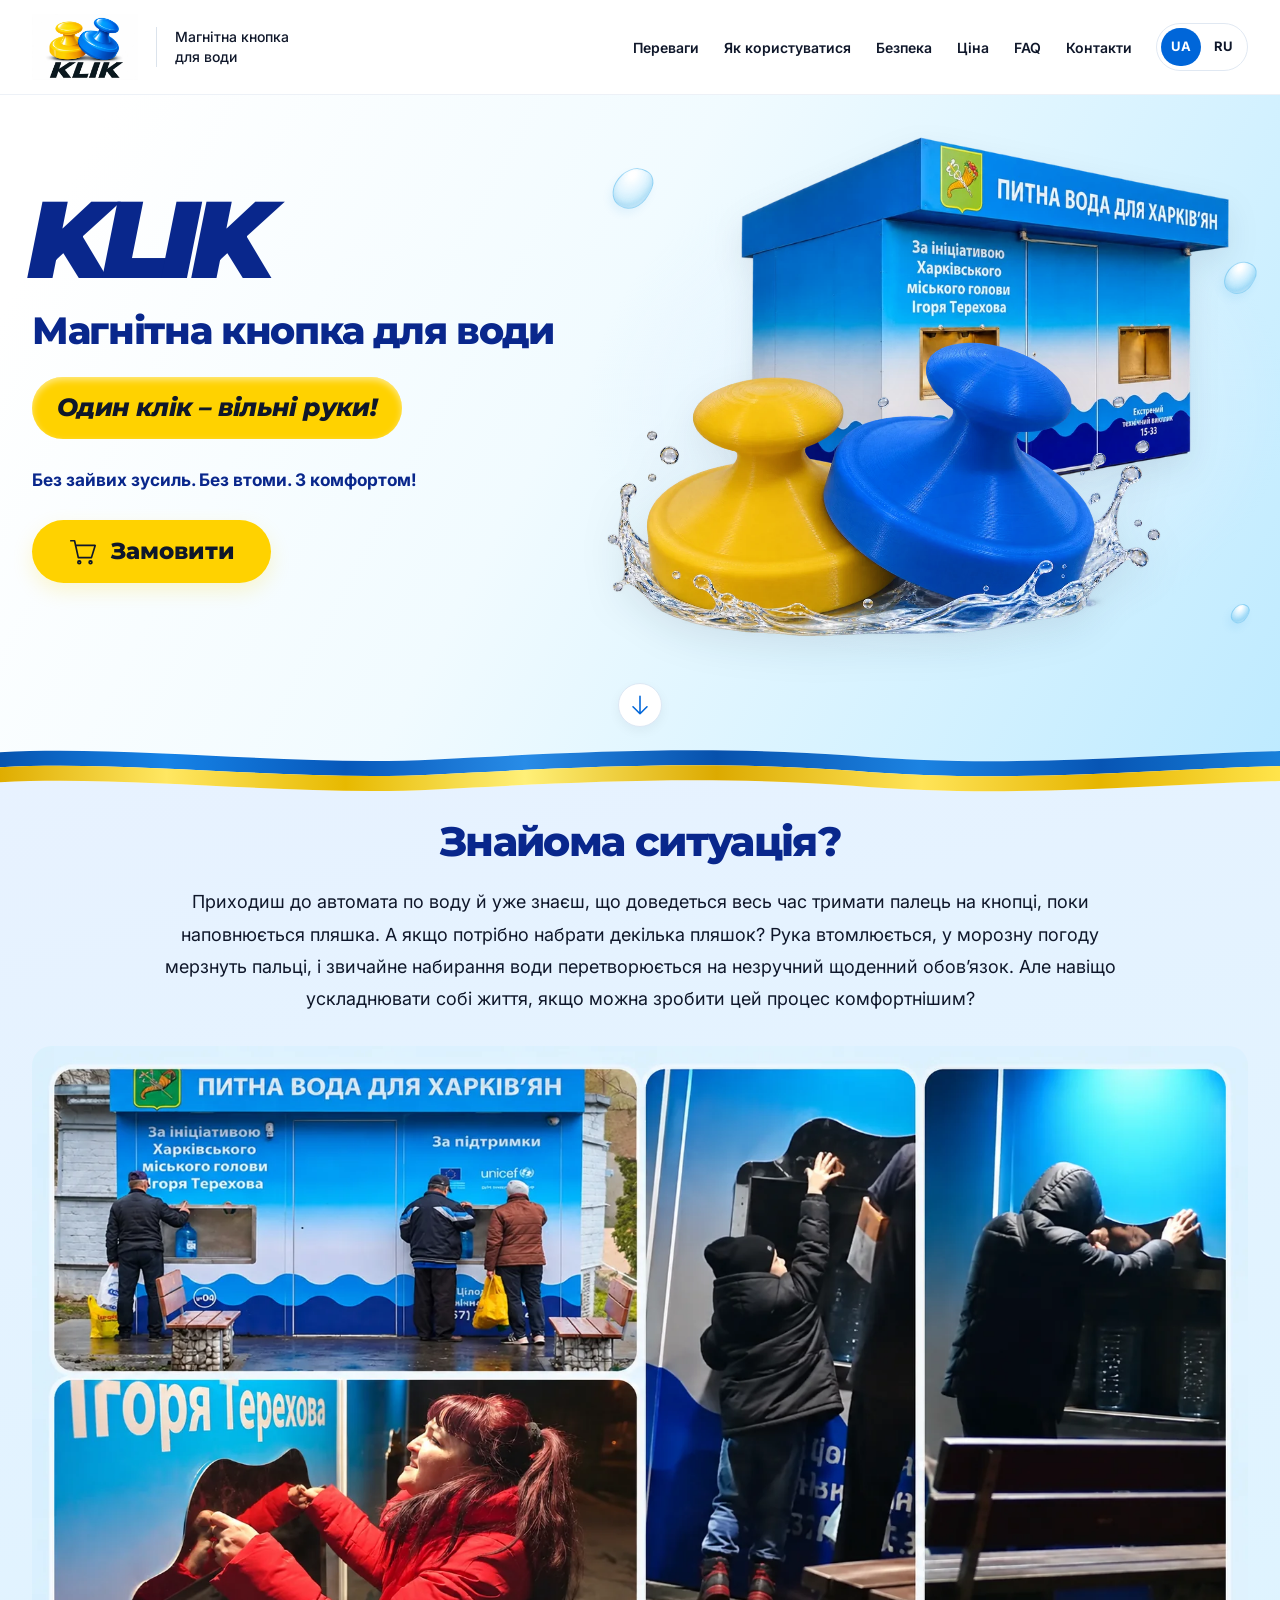
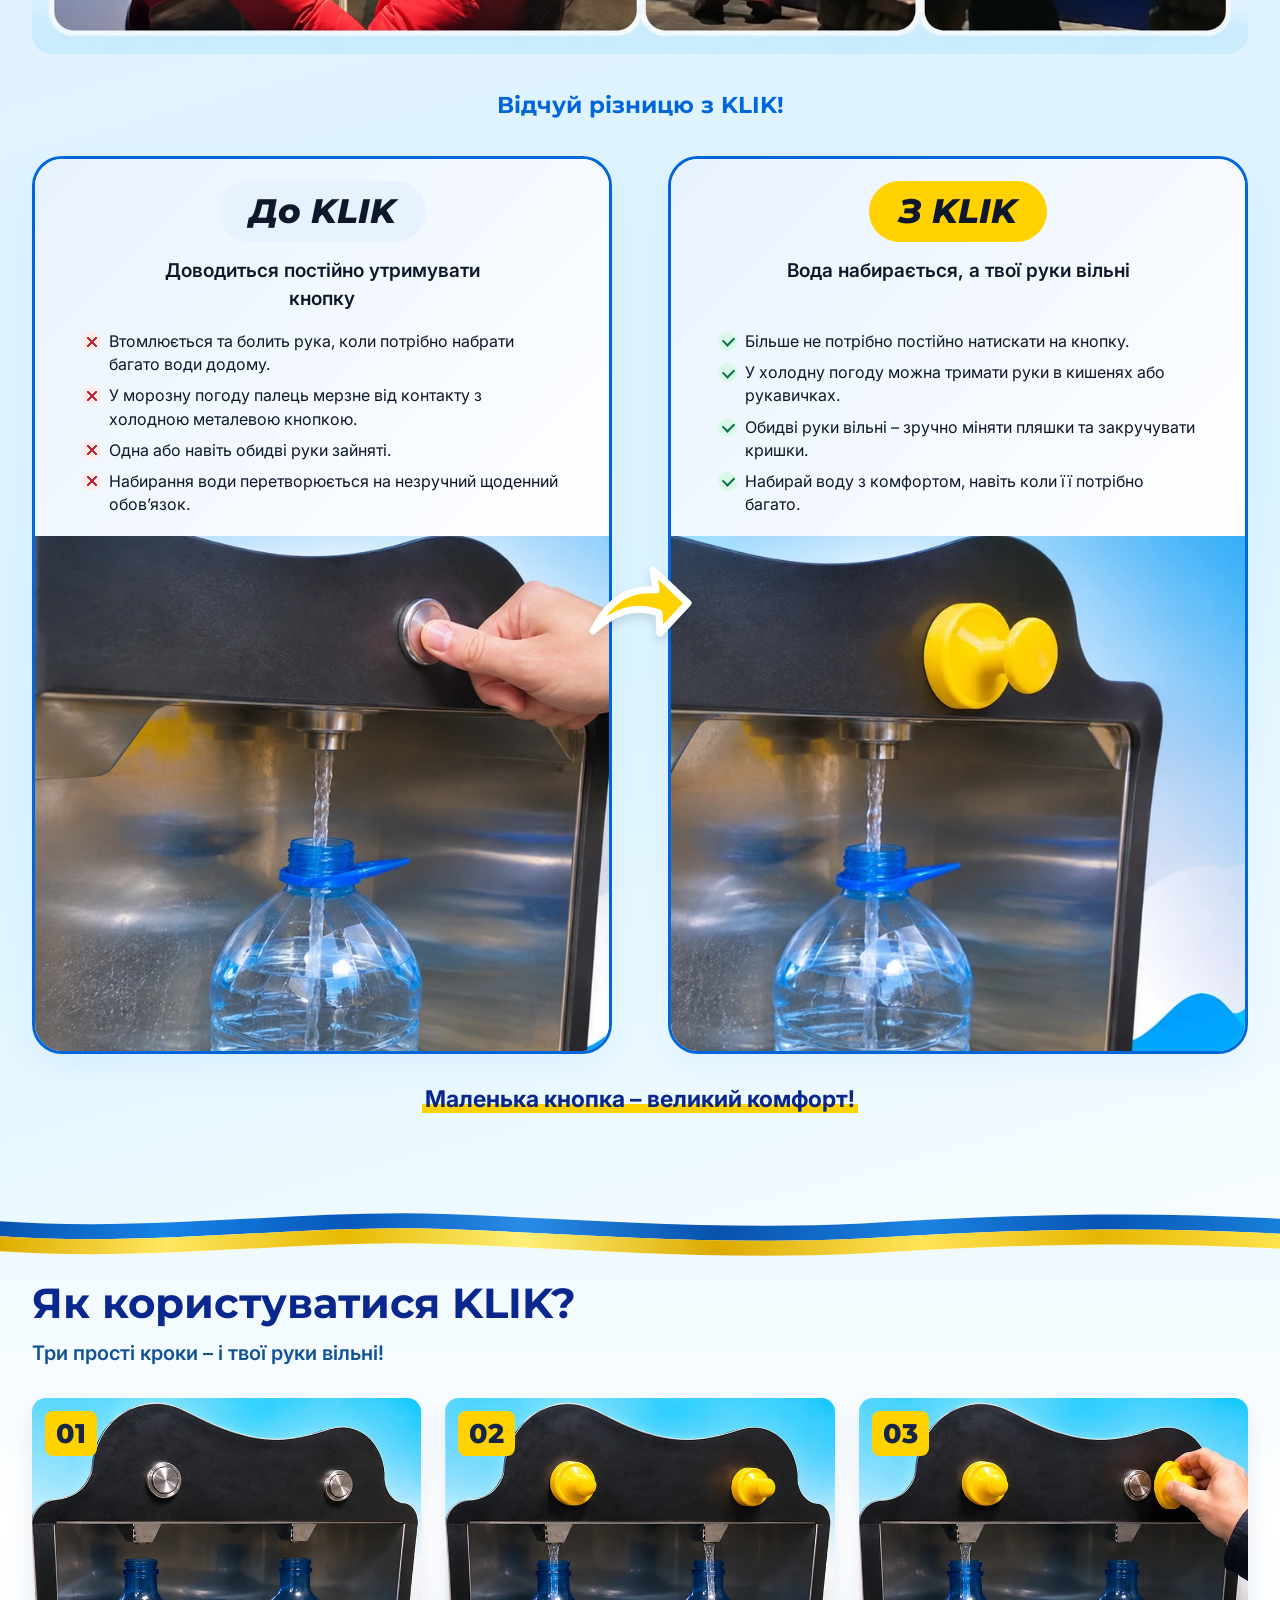
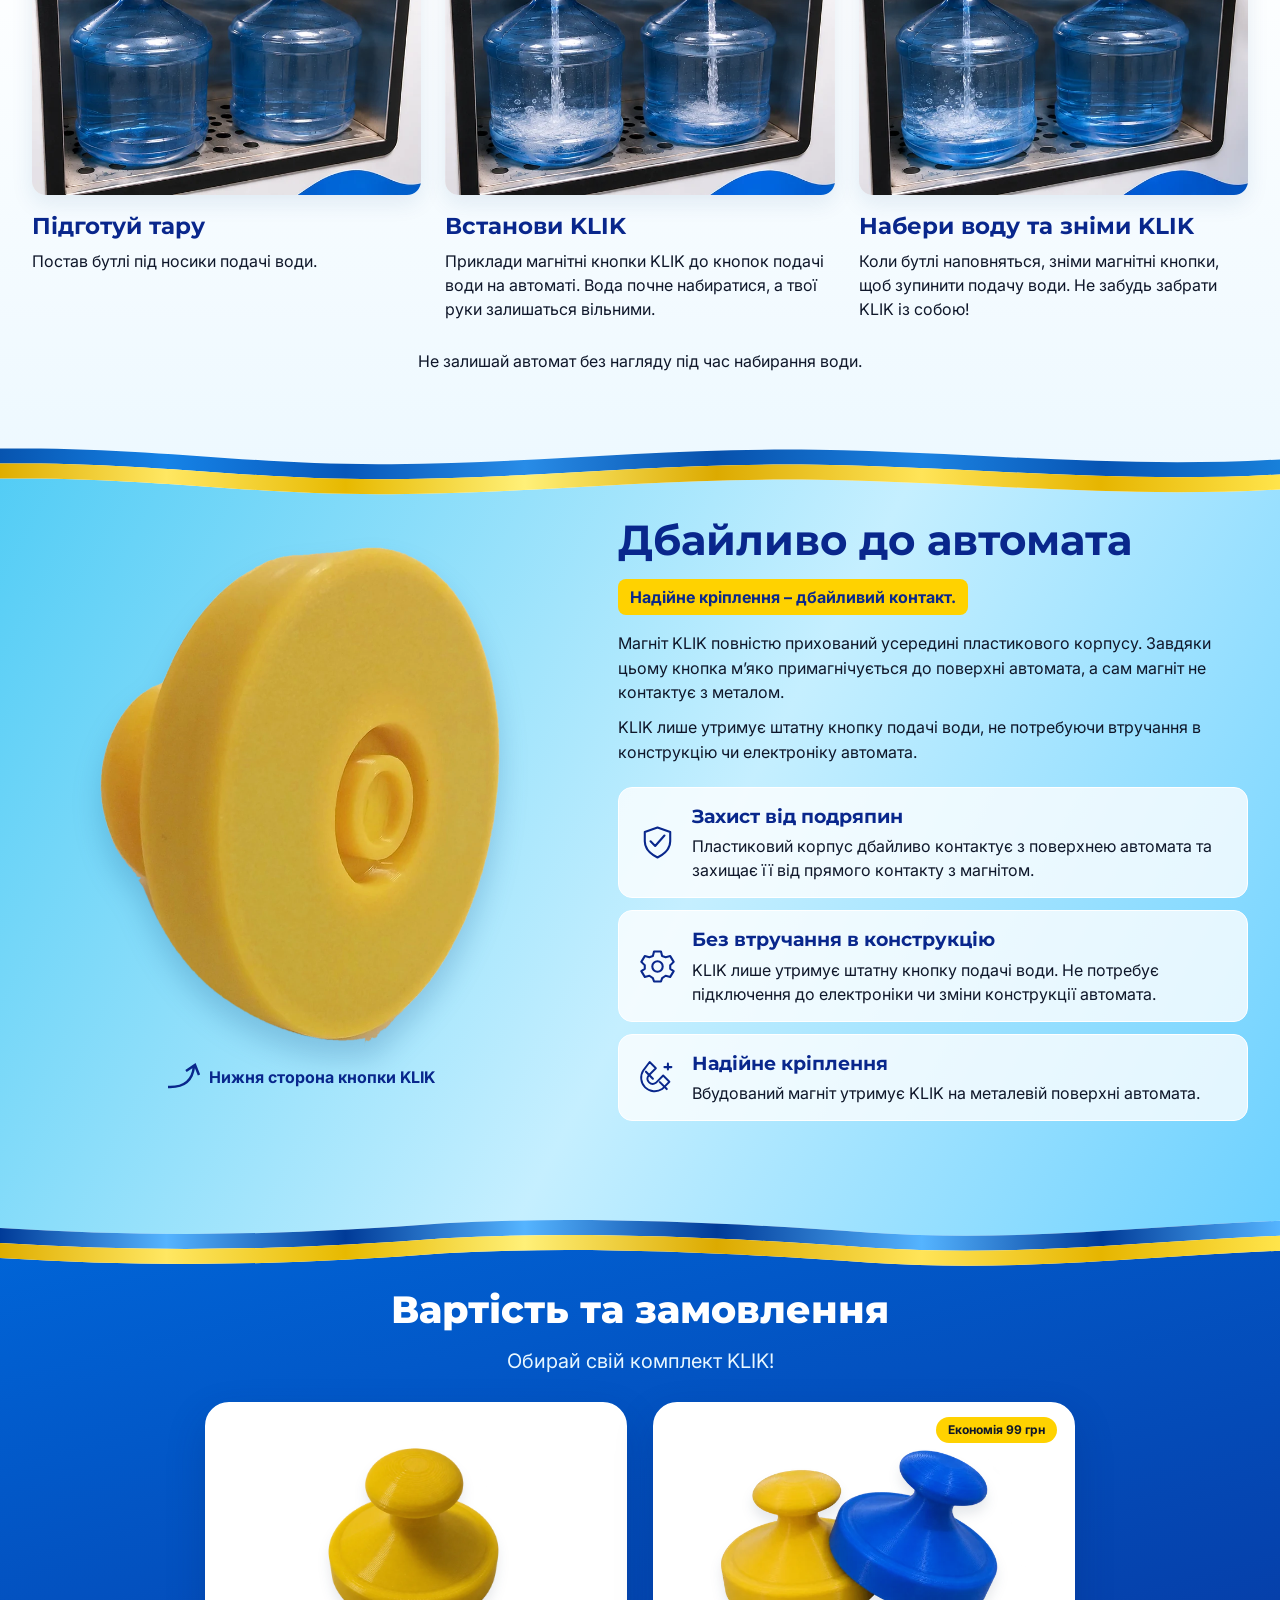
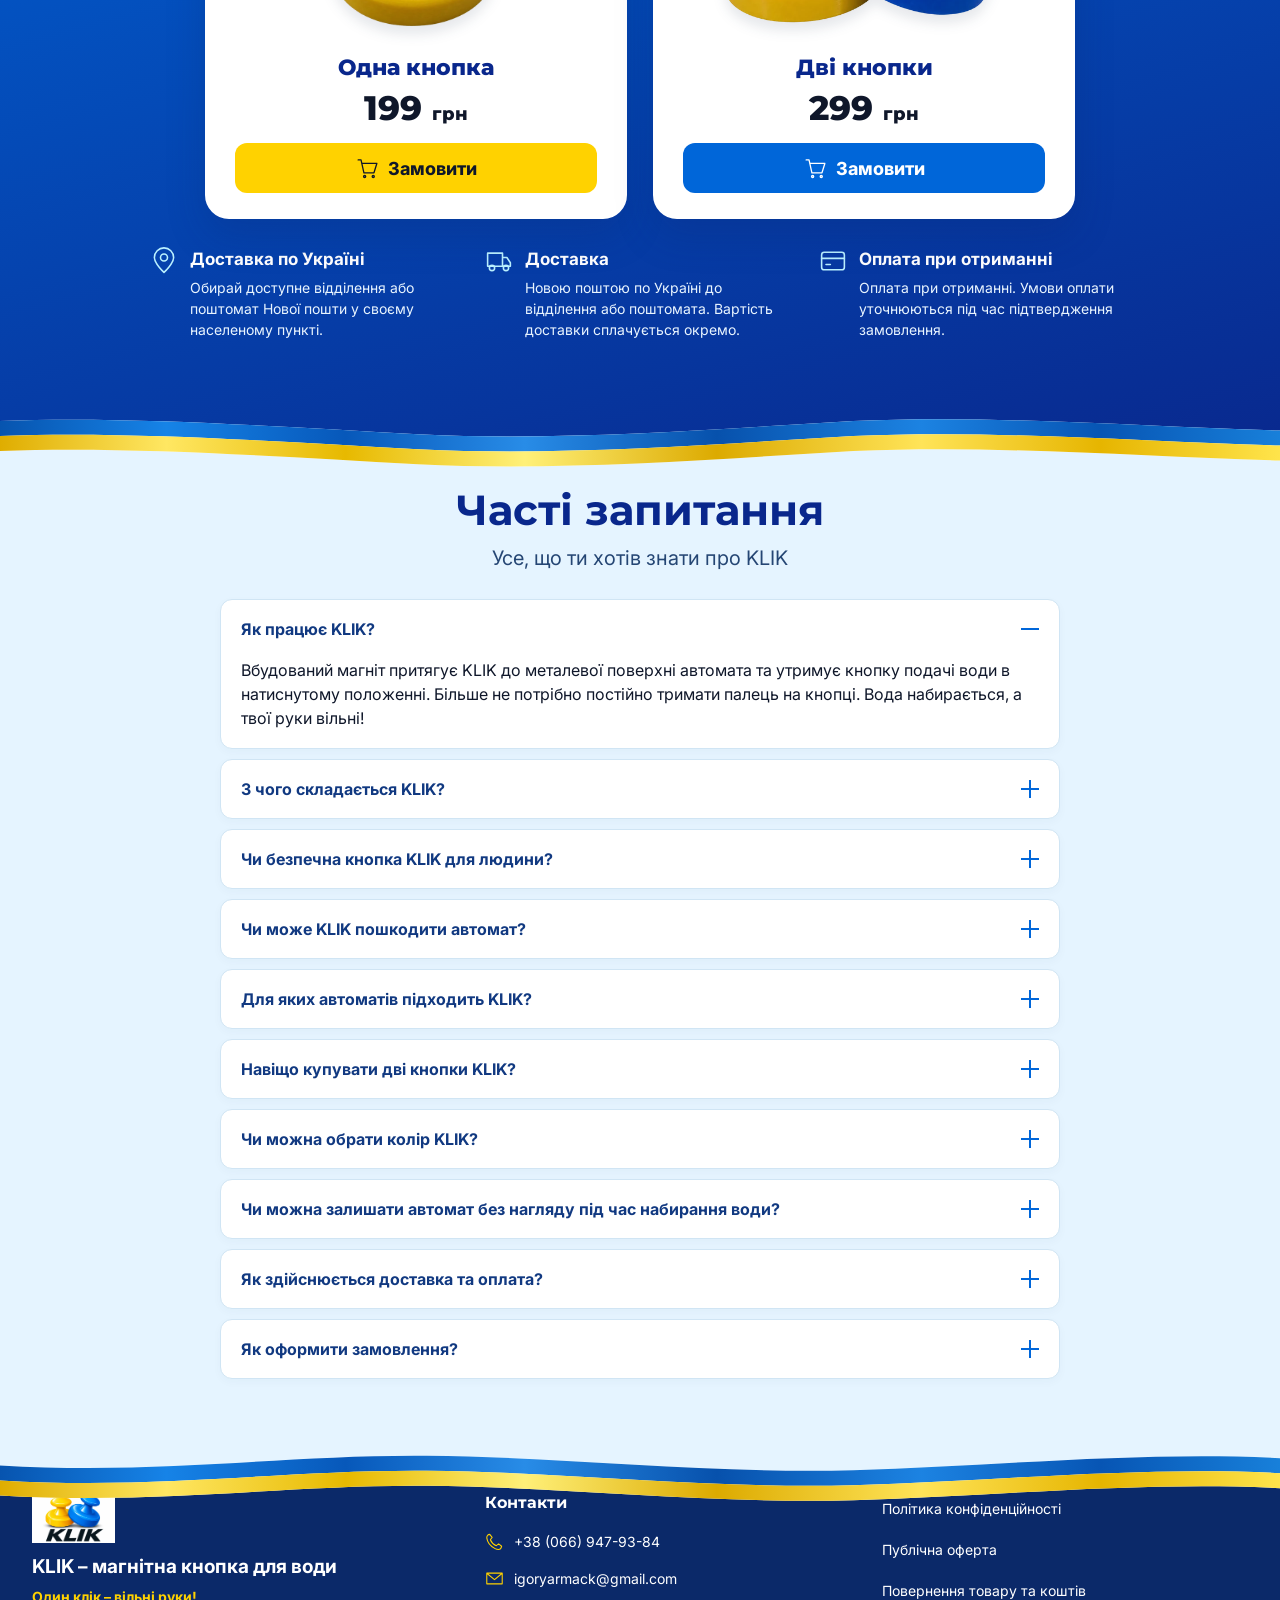
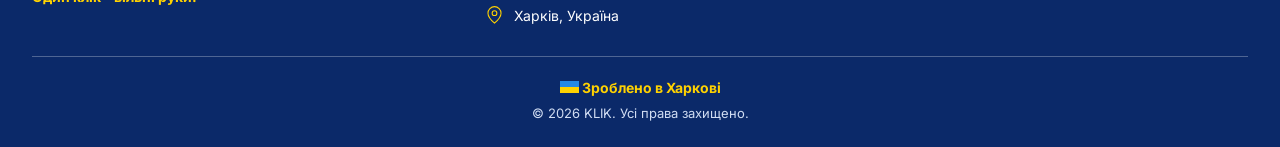
<file: index.html>
<!doctype html>
<html lang="uk"><head><meta charset="utf-8"/><meta name="viewport" content="width=device-width, initial-scale=1"/><title>KLIK – Магнітна кнопка для води</title><meta name="description" content="Магнітна кнопка KLIK для автоматів питної води. Один клік – вільні руки! Одна кнопка – 199 грн, дві – 299 грн."/><meta name="theme-color" content="#e5f4ff"/><meta property="og:type" content="website"/><meta property="og:locale" content="uk_UA"/><meta property="og:title" content="KLIK – Магнітна кнопка для води"/><meta property="og:description" content="Магнітна кнопка KLIK для автоматів питної води. Один клік – вільні руки! Одна кнопка – 199 грн, дві – 299 грн."/><meta property="og:image" content="https://raw.githubusercontent.com/nosmokingset-stack/KLIK/92456d3ceaa2ce6de5500931e40b2a7896ff46e3/assets/products/07-hero-water-1200-white.webp"/><meta property="og:url" content="https://klickkhua.blogspot.com/"/><link rel="canonical" href="https://klickkhua.blogspot.com/"/><link rel="preconnect" href="https://fonts.googleapis.com"/><link rel="preconnect" href="https://fonts.gstatic.com" crossorigin="anonymous"/><link href="https://fonts.googleapis.com/css2?family=Inter:wght@400;500;600;700&amp;family=Montserrat:ital,wght@0,700;0,800;0,900;1,800;1,900&amp;display=swap" rel="stylesheet"/><link rel="stylesheet" href="site.css"/><link rel="stylesheet" href="styles-v1.2.css"/><link rel="stylesheet" href="styles-v1.3.css"/><link rel="stylesheet" href="styles-v1.4.css"/><link rel="stylesheet" href="styles-v1.5.css"/><link rel="stylesheet" href="styles-directory.css"/><link rel="stylesheet" href="styles-design.css"/></head><body><a class="skip" href="#main" data-i18n="skip">До основного вмісту</a>
<svg xmlns="http://www.w3.org/2000/svg" width="0" height="0" style="position:absolute" aria-hidden="true"><defs>
 <symbol id="icon-cart" viewBox="0 0 32 32"><path d="M3 4h4l4 18h14l4-13H8M12 26h.01M24 26h.01"/><circle cx="12" cy="27" r="1.5"/><circle cx="24" cy="27" r="1.5"/></symbol>
 <symbol id="icon-hand" viewBox="0 0 32 32"><path d="M12 18V6a2 2 0 0 1 4 0v10-3a2 2 0 0 1 4 0v4-2a2 2 0 0 1 4 0v3-1a2 2 0 0 1 4 0v6c0 5-3 7-7 7h-3c-3 0-4-2-6-4l-5-7a2 2 0 0 1 3-3l2 2Z"/></symbol>
 <symbol id="icon-clock" viewBox="0 0 32 32"><circle cx="16" cy="16" r="12"/><path d="M16 8v9l6 4"/></symbol>
 <symbol id="icon-magnet" viewBox="0 0 32 32"><path d="m8 4 6 6-7 7a5 5 0 0 0 7 7l7-7 6 6-7 7A13 13 0 0 1 2 12l6-8Z" transform="translate(2 -1) scale(.9)"/><path d="m6 11 6 6m6 3 6 6m1-22v5m-3-2h6"/></symbol>
 <symbol id="icon-down" viewBox="0 0 32 32"><path d="M16 6v20m-8-8 8 8 8-8"/></symbol>
 <symbol id="icon-menu" viewBox="0 0 32 32"><path d="M5 9h22M5 16h22M5 23h22"/></symbol>
 <symbol id="icon-shield" viewBox="0 0 32 32"><path d="M16 3 27 7v8c0 6-5 11-11 14C10 26 5 21 5 15V7zM10 15l4 4 8-9"/></symbol>
 <symbol id="icon-gear" viewBox="0 0 32 32"><path d="m13 3 6 0 1 4 3 1 4-1 3 5-3 3v3l3 2-3 5-4-1-3 2-1 3h-6l-1-3-3-2-4 1-3-5 3-2v-3l-3-3 3-5 4 1 3-1z"/><circle cx="16" cy="16" r="4.5"/></symbol>
 <symbol id="icon-truck" viewBox="0 0 32 32"><path d="M3 7h17v15H3zM20 12h5l4 6v4h-9"/><circle cx="8" cy="24" r="3"/><circle cx="24" cy="24" r="3"/></symbol>
 <symbol id="icon-pay" viewBox="0 0 32 32"><rect x="3" y="6" width="26" height="20" rx="3"/><path d="M3 13h26M8 20h5"/></symbol>
 <symbol id="icon-feather" viewBox="0 0 32 32"><path d="M5 27 23 9M10 22c-5-9 4-20 17-18 2 12-7 22-17 18Zm5-5h7"/></symbol>
 <symbol id="icon-pin" viewBox="0 0 32 32"><path d="M16 29S5 19 5 12a11 11 0 1 1 22 0c0 7-11 17-11 17Zm4-17a4 4 0 1 1-8 0 4 4 0 1 1 8 0Z"/></symbol>
 <symbol id="icon-phone" viewBox="0 0 32 32"><path d="m8 4 4 5-3 4c2 5 5 8 10 10l4-3 5 4-1 3c-1 3-6 3-10 1C9 24 4 18 3 10c0-4 2-6 5-6Z"/></symbol>
 <symbol id="icon-mail" viewBox="0 0 32 32"><path d="M3 7h26v18H3zM4 8l12 10L28 8"/></symbol>
 <symbol id="icon-close" viewBox="0 0 32 32"><path d="M8 8l16 16M24 8 8 24"/></symbol>
 <symbol id="icon-check" viewBox="0 0 32 32"><path d="m7 16 6 6L25 9"/></symbol>
</defs></svg>
<!-- HEADER START -->
<header class="site-header"><div class="container header-inner">
 <a class="brand" href="#hero" aria-label="KLIK – на початок" data-i18n-label="home"><img src="assets/logo/klik-approved.webp" width="106" height="67" alt="KLIK"/><span class="brand-caption" data-i18n="product">Магнітна кнопка для води</span></a>
 <nav class="nav" id="main-navigation" aria-label="Основна навігація" data-i18n-label="nav"><a href="#problem" data-i18n="benefits">Переваги</a><a href="#how-to-use" data-i18n="how">Як користуватися</a><a href="#care" data-i18n="safetyNav">Безпека</a><a href="#order" data-i18n="priceNav">Ціна</a><a href="#faq" data-i18n="faqNav">FAQ</a><a href="#contacts" data-i18n="contacts">Контакти</a></nav>
 <div class="languages" role="group" aria-label="Мова сайту" data-i18n-label="language"><button type="button" data-language="uk" aria-pressed="true" lang="uk">UA</button><button type="button" data-language="ru" aria-pressed="false" lang="ru">RU</button></div>
 <button class="menu-toggle" type="button" aria-controls="main-navigation" aria-expanded="false" aria-label="Відкрити меню" data-i18n-label="menu"><svg class="icon" aria-hidden="true"><use href="#icon-menu"/></svg></button>
</div></header>
<!-- HEADER END -->
<main id="main">
<!-- HERO START -->
<section id="hero" class="hero" aria-labelledby="hero-title"><div class="container">
 <div class="hero-grid">
  <div class="hero-copy reveal"><div class="wordmark" aria-hidden="true">KLIK</div><h1 id="hero-title" data-i18n="product">Магнітна кнопка для води</h1><p class="slogan" data-i18n="slogan">Один клік – вільні руки!</p>
   <p class="hero-comfort" data-i18n="howEnd">Без зайвих зусиль. Без втоми. З комфортом!</p>
   <a class="button" href="#order"><svg class="icon" aria-hidden="true"><use href="#icon-cart"/></svg><span data-i18n="order">Замовити</span></a>
  </div>
  <figure class="hero-visual hero-composition reveal"><img class="hero-kiosk" fetchpriority="high" src="assets/water-stations/kiosk-approved-v1.2-1200.webp" srcset="assets/water-stations/kiosk-approved-v1.2-800.webp 800w, assets/water-stations/kiosk-approved-v1.2-1200.webp 1200w" sizes="(max-width:600px) 90vw, 43vw" width="1200" height="800" decoding="async" alt="Харківський кіоск «Питна вода для харків’ян»" data-i18n-alt="kioskAlt"/><span class="drop drop-one" aria-hidden="true"></span><span class="drop drop-two" aria-hidden="true"></span><span class="drop drop-three" aria-hidden="true"></span><img class="hero-image" src="assets/products/07-hero-water-1200-transparent.webp" srcset="assets/products/07-hero-water-640-transparent.webp 640w, assets/products/07-hero-water-1200-transparent.webp 1200w" sizes="(max-width:600px) 100vw, 55vw" width="1200" height="675" fetchpriority="high" decoding="async" alt="Жовта магнітна кнопка KLIK та цифрова візуалізація синьої кнопки з декоративними бризками води" data-i18n-alt="heroAlt"/></figure>
 </div>

</div>
<a class="scroll-next" href="#problem" aria-label="До наступного розділу" data-i18n-label="next"><svg class="icon" aria-hidden="true"><use href="#icon-down"/></svg></a>
</section>
<!-- HERO END -->

<!-- PROBLEM START -->
<section class="problem" id="problem" aria-labelledby="problem-title"><svg class="section-ribbon" xmlns="http://www.w3.org/2000/svg" viewBox="0 0 1440 80" preserveAspectRatio="none" aria-hidden="true" focusable="false"><defs><linearGradient id="flag-blue-1" x1="0" y1="0" x2="1" y2="0"><stop offset="0%" stop-color="#0754af"/><stop offset="13%" stop-color="#1683e7"/><stop offset="27%" stop-color="#0758ba"/><stop offset="41%" stop-color="#288ce7"/><stop offset="56%" stop-color="#0751ac"/><stop offset="72%" stop-color="#1c83e2"/><stop offset="86%" stop-color="#0755b4"/><stop offset="100%" stop-color="#1880da"/></linearGradient><linearGradient id="flag-yellow-1" x1="0" y1="0" x2="1" y2="0"><stop offset="0%" stop-color="#dfad00"/><stop offset="13%" stop-color="#ffe762"/><stop offset="27%" stop-color="#e7b900"/><stop offset="41%" stop-color="#fff078"/><stop offset="56%" stop-color="#dcaa00"/><stop offset="72%" stop-color="#ffe458"/><stop offset="86%" stop-color="#e6b500"/><stop offset="100%" stop-color="#ffe44b"/></linearGradient></defs><path d="M0 9.600000000000001 C150 0 330 28.8 490 19.200000000000003 C650 9.600000000000001 790 0 960 14.4 C1140 32 1280 12.8 1440 8 L1440 28 C1280 32.8 1140 52 960 34.4 C790 20 650 29.6 490 39.2 C330 48.8 150 20 0 29.6 Z" fill="url(#flag-blue-1)"/><path d="M0 29.6 C150 20 330 48.8 490 39.2 C650 29.6 790 20 960 34.4 C1140 52 1280 32.8 1440 28 L1440 48 C1280 52.8 1140 72 960 54.4 C790 40 650 49.6 490 59.2 C330 68.8 150 40 0 49.6 Z" fill="url(#flag-yellow-1)"/></svg><div class="container">
 <div class="problem-heading compare-piece"><h2 id="problem-title" data-i18n="problem">Знайома ситуація?</h2></div>
 <p class="problem-introduction compare-piece" data-i18n="problemIntroduction">Приходиш до автомата по воду й уже знаєш, що доведеться весь час тримати палець на кнопці, поки наповнюється пляшка. А якщо потрібно набрати декілька пляшок? Рука втомлюється, у морозну погоду мерзнуть пальці, і звичайне набирання води перетворюється на незручний щоденний обов’язок. Але навіщо ускладнювати собі життя, якщо можна зробити цей процес комфортнішим?</p>
 <figure class="problem-collage compare-piece"><img src="assets/problem/water-collage-1774.webp" srcset="assets/problem/water-collage-800.webp 800w, assets/problem/water-collage-1774.webp 1774w" sizes="(max-width:650px) calc(100vw - 32px), (max-width:1304px) calc(100vw - 64px), 1240px" width="1774" height="887" loading="lazy" decoding="async" alt="Затверджений фотоколаж зі сценами набирання води біля харківських автоматів" data-i18n-alt="collageAlt"/></figure>
 <p class="problem-subtitle compare-piece" data-i18n="difference">Відчуй різницю з KLIK!</p>
 <div class="comparison-grid">
  <article class="comparison-card comparison-before compare-piece"><div class="comparison-copy"><h3><span data-i18n="before">До KLIK</span></h3><p data-i18n="beforeDescription">Доводиться постійно утримувати кнопку</p>
    <ul class="comparison-list"><li data-i18n="before1">Втомлюється та болить рука, коли потрібно набрати багато води додому.</li>
      <li data-i18n="before2">У морозну погоду палець мерзне від контакту з холодною металевою кнопкою.</li>
      <li data-i18n="before3">Одна або навіть обидві руки зайняті.</li>
      <li data-i18n="before4">Набирання води перетворюється на незручний щоденний обов’язок.</li></ul></div><img src="assets/comparisons/before-720.webp" srcset="assets/comparisons/before-480.webp 480w, assets/comparisons/before-720.webp 714w" sizes="(max-width: 650px) calc(100vw - 32px), (max-width: 1300px) 44vw, 570px" width="714" height="640" loading="lazy" decoding="async" alt="Демонстраційна візуалізація: людина утримує пальцем кнопку подачі води" data-i18n-alt="beforeAlt"/></article>
  <div class="comparison-arrow compare-piece" aria-hidden="true"><svg xmlns="http://www.w3.org/2000/svg" viewBox="0 0 110 100"><path d="M8 76C25 43 45 33 71 35L68 15L103 48L75 78L74 58C49 49 29 57 8 76Z" fill="#ffd200" stroke="#ffffff" stroke-width="7" stroke-linejoin="round"/></svg></div>
  <article class="comparison-card comparison-after compare-piece"><div class="comparison-copy"><h3><span data-i18n="after">З KLIK</span></h3><p data-i18n="afterDescription">Вода набирається, а твої руки вільні</p>
    <ul class="comparison-list"><li data-i18n="after1">Більше не потрібно постійно натискати на кнопку.</li>
      <li data-i18n="after2">У холодну погоду можна тримати руки в кишенях або рукавичках.</li>
      <li data-i18n="after3">Обидві руки вільні – зручно міняти пляшки та закручувати кришки.</li>
      <li data-i18n="after4">Набирай воду з комфортом, навіть коли її потрібно багато.</li></ul></div><img src="assets/comparisons/after-720.webp" srcset="assets/comparisons/after-480.webp 480w, assets/comparisons/after-720.webp 714w" sizes="(max-width: 650px) calc(100vw - 32px), (max-width: 1300px) 44vw, 570px" width="714" height="640" loading="lazy" decoding="async" alt="Демонстраційна візуалізація: жовта кнопка KLIK на автоматі, вода надходить у пляшку без руки" data-i18n-alt="afterAlt"/></article>
 </div>
 <p class="comparison-end"><strong data-i18n="compareEnd">Маленька кнопка – великий комфорт!</strong></p>
</div></section>
<!-- PROBLEM END -->
<section class="how section-band" id="how-to-use" aria-labelledby="how-title"><svg class="section-ribbon" xmlns="http://www.w3.org/2000/svg" viewBox="0 0 1440 80" preserveAspectRatio="none" aria-hidden="true" focusable="false"><defs><linearGradient id="flag-blue-2" x1="0" y1="0" x2="1" y2="0"><stop offset="0%" stop-color="#0754af"/><stop offset="13%" stop-color="#1683e7"/><stop offset="27%" stop-color="#0758ba"/><stop offset="41%" stop-color="#288ce7"/><stop offset="56%" stop-color="#0751ac"/><stop offset="72%" stop-color="#1c83e2"/><stop offset="86%" stop-color="#0755b4"/><stop offset="100%" stop-color="#1880da"/></linearGradient><linearGradient id="flag-yellow-2" x1="0" y1="0" x2="1" y2="0"><stop offset="0%" stop-color="#dfad00"/><stop offset="13%" stop-color="#ffe762"/><stop offset="27%" stop-color="#e7b900"/><stop offset="41%" stop-color="#fff078"/><stop offset="56%" stop-color="#dcaa00"/><stop offset="72%" stop-color="#ffe458"/><stop offset="86%" stop-color="#e6b500"/><stop offset="100%" stop-color="#ffe44b"/></linearGradient></defs><path d="M0 17.6 C175 32 340 1.6 500 8 C650 14.4 810 30.400000000000002 970 20.8 C1120 9.600000000000001 1280 3.2 1440 14.4 L1440 34.4 C1280 23.2 1120 29.6 970 40.8 C810 50.400000000000006 650 34.4 500 28 C340 21.6 175 52 0 37.6 Z" fill="url(#flag-blue-2)"/><path d="M0 37.6 C175 52 340 21.6 500 28 C650 34.4 810 50.400000000000006 970 40.8 C1120 29.6 1280 23.2 1440 34.4 L1440 54.4 C1280 43.2 1120 49.6 970 60.8 C810 70.4 650 54.4 500 48 C340 41.6 175 72 0 57.6 Z" fill="url(#flag-yellow-2)"/></svg><div class="container">
  <header class="section-intro"><h2 id="how-title" data-i18n="howTitle">Як користуватися KLIK?</h2><p data-i18n="howSub">Три прості кроки – і твої руки вільні!</p></header>
  <ol class="step-grid">
    <li><figure><img src="assets/how-to/step-01.webp" width="710" height="724" loading="lazy" decoding="async" alt="Два порожні бутлі під носиками автомата" data-i18n-alt="alt1"/><span aria-hidden="true">01</span></figure>
      <h3 data-i18n="step1">Підготуй тару</h3><p data-i18n="desc1">Постав бутлі під носики подачі води.</p></li>
    <li><figure><img src="assets/how-to/step-02.webp" width="710" height="724" loading="lazy" decoding="async" alt="Дві кнопки KLIK утримують подачу води в обидва бутлі" data-i18n-alt="alt2"/><span aria-hidden="true">02</span></figure>
      <h3 data-i18n="step2">Встанови KLIK</h3><p data-i18n="desc2">Приклади магнітні кнопки KLIK до кнопок подачі води на автоматі. Вода почне набиратися, а твої руки залишаться вільними.</p></li>
    <li><figure><img src="assets/how-to/step-03.webp" width="710" height="724" loading="lazy" decoding="async" alt="Праву кнопку знято, вода надходить лише в лівий бутель" data-i18n-alt="alt3"/><span aria-hidden="true">03</span></figure>
      <h3 data-i18n="step3">Набери воду та зніми KLIK</h3><p data-i18n="desc3">Коли бутлі наповняться, зніми магнітні кнопки, щоб зупинити подачу води. Не забудь забрати KLIK із собою!</p></li>
  </ol>
  <div class="how-end"><p data-i18n="watch">Не залишай автомат без нагляду під час набирання води.</p></div>
</div></section>
<section class="care section-band" id="care" aria-labelledby="care-title"><svg class="section-ribbon" xmlns="http://www.w3.org/2000/svg" viewBox="0 0 1440 80" preserveAspectRatio="none" aria-hidden="true" focusable="false"><defs><linearGradient id="flag-blue-3" x1="0" y1="0" x2="1" y2="0"><stop offset="0%" stop-color="#0754af"/><stop offset="13%" stop-color="#1683e7"/><stop offset="27%" stop-color="#0758ba"/><stop offset="41%" stop-color="#288ce7"/><stop offset="56%" stop-color="#0751ac"/><stop offset="72%" stop-color="#1c83e2"/><stop offset="86%" stop-color="#0755b4"/><stop offset="100%" stop-color="#1880da"/></linearGradient><linearGradient id="flag-yellow-3" x1="0" y1="0" x2="1" y2="0"><stop offset="0%" stop-color="#dfad00"/><stop offset="13%" stop-color="#ffe762"/><stop offset="27%" stop-color="#e7b900"/><stop offset="41%" stop-color="#fff078"/><stop offset="56%" stop-color="#dcaa00"/><stop offset="72%" stop-color="#ffe458"/><stop offset="86%" stop-color="#e6b500"/><stop offset="100%" stop-color="#ffe44b"/></linearGradient></defs><path d="M0 4.800000000000001 C165 1.6 280 27.200000000000003 440 25.6 C610 24 750 3.2 920 6.4 C1100 9.600000000000001 1260 32 1440 19.200000000000003 L1440 39.2 C1260 52 1100 29.6 920 26.4 C750 23.2 610 44 440 45.6 C280 47.2 165 21.6 0 24.8 Z" fill="url(#flag-blue-3)"/><path d="M0 24.8 C165 21.6 280 47.2 440 45.6 C610 44 750 23.2 920 26.4 C1100 29.6 1260 52 1440 39.2 L1440 59.2 C1260 72 1100 49.6 920 46.4 C750 43.2 610 64 440 65.6 C280 67.2 165 41.6 0 44.8 Z" fill="url(#flag-yellow-3)"/></svg><div class="container care-layout">
  <figure class="care-photo"><img src="assets/products/klik-bottom.webp" width="800" height="1000" loading="lazy" decoding="async" alt="Нижня сторона кнопки KLIK" data-i18n-alt="bottom"/><figcaption><svg aria-hidden="true" width="38" height="30" viewBox="0 0 38 30" fill="none" stroke="currentColor" stroke-width="2.5"><path d="M4 25Q28 26 30 4m-8 5 9-6 4 10"/></svg><span data-i18n="bottom">Нижня сторона кнопки KLIK</span></figcaption></figure>
  <div class="care-copy"><h2 id="care-title" data-i18n="careTitle">Дбайливо до автомата</h2><strong data-i18n="careSub">Надійне кріплення – дбайливий контакт.</strong><p data-i18n="care1">Магніт KLIK повністю прихований усередині пластикового корпусу. Завдяки цьому кнопка м’яко примагнічується до поверхні автомата, а сам магніт не контактує з металом.</p><p data-i18n="care2">KLIK лише утримує штатну кнопку подачі води, не потребуючи втручання в конструкцію чи електроніку автомата.</p>
    <ul><li><svg class="icon" aria-hidden="true"><use href="#icon-shield"/></svg><div><h3 data-i18n="shield">Захист від подряпин</h3><p data-i18n="shieldD">Пластиковий корпус дбайливо контактує з поверхнею автомата та захищає її від прямого контакту з магнітом.</p></div></li>
    <li><svg class="icon" aria-hidden="true"><use href="#icon-gear"/></svg><div><h3 data-i18n="gear">Без втручання в конструкцію</h3><p data-i18n="gearD">KLIK лише утримує штатну кнопку подачі води. Не потребує підключення до електроніки чи зміни конструкції автомата.</p></div></li>
    <li><svg class="icon" aria-hidden="true"><use href="#icon-magnet"/></svg><div><h3 data-i18n="fix">Надійне кріплення</h3><p data-i18n="fixD">Вбудований магніт утримує KLIK на металевій поверхні автомата.</p></div></li></ul>
  </div></div></section>
<!-- ORDER START --><section class="order-section" id="order" aria-labelledby="order-title"><svg class="section-ribbon" xmlns="http://www.w3.org/2000/svg" viewBox="0 0 1440 80" preserveAspectRatio="none" aria-hidden="true" focusable="false"><defs><linearGradient id="flag-blue-4" x1="0" y1="0" x2="1" y2="0"><stop offset="0%" stop-color="#0754af"/><stop offset="13%" stop-color="#1683e7"/><stop offset="27%" stop-color="#0758ba"/><stop offset="41%" stop-color="#288ce7"/><stop offset="56%" stop-color="#0751ac"/><stop offset="72%" stop-color="#1c83e2"/><stop offset="86%" stop-color="#0755b4"/><stop offset="100%" stop-color="#1880da"/></linearGradient><linearGradient id="flag-yellow-4" x1="0" y1="0" x2="1" y2="0"><stop offset="0%" stop-color="#dfad00"/><stop offset="13%" stop-color="#ffe762"/><stop offset="27%" stop-color="#e7b900"/><stop offset="41%" stop-color="#fff078"/><stop offset="56%" stop-color="#dcaa00"/><stop offset="72%" stop-color="#ffe458"/><stop offset="86%" stop-color="#e6b500"/><stop offset="100%" stop-color="#ffe44b"/></linearGradient></defs><path d="M0 16 C170 28.8 330 25.6 500 9.600000000000001 C650 0 810 8 980 22.400000000000002 C1150 35.2 1300 12.8 1440 6.4 L1440 26.4 C1300 32.8 1150 55.2 980 42.400000000000006 C810 28 650 20 500 29.6 C330 45.6 170 48.8 0 36 Z" fill="url(#flag-blue-4)"/><path d="M0 36 C170 48.8 330 45.6 500 29.6 C650 20 810 28 980 42.400000000000006 C1150 55.2 1300 32.8 1440 26.4 L1440 46.4 C1300 52.8 1150 75.2 980 62.400000000000006 C810 48 650 40 500 49.6 C330 65.6 170 68.8 0 56 Z" fill="url(#flag-yellow-4)"/></svg><div class="container"><h2 id="order-title" data-i18n="orderTitle">Вартість та замовлення</h2><p data-i18n="storeSub">Обирай свій комплект KLIK!</p> <div class="prices" role="group" aria-label="Варіанти комплекту" data-i18n-label="prices">
  <button class="price-card" type="button" data-order-quantity="1" aria-haspopup="dialog" aria-controls="order-dialog"><img src="assets/products/01-yellow-single-640-transparent.webp" loading="lazy" width="640" height="583" decoding="async" alt="Одна жовта магнітна кнопка KLIK" data-i18n-alt="singleAlt"/><span class="price-card-copy"><span class="price-card-title" data-i18n="one">Одна кнопка</span><span class="price">199 <small data-i18n="currency">грн</small></span><span class="price-card-action"><svg class="icon" aria-hidden="true"><use href="#icon-cart"/></svg><span data-i18n="order">Замовити</span></span></span></button>
  <button class="price-card featured" type="button" data-order-quantity="2" aria-haspopup="dialog" aria-controls="order-dialog"><span class="saving" data-i18n="saving">Економія 99 грн</span><img src="assets/products/03-yellow-blue-pair-640-transparent.webp" loading="lazy" width="640" height="360" decoding="async" alt="Жовта кнопка KLIK та візуалізація синьої" data-i18n-alt="pairAlt"/><span class="price-card-copy"><span class="price-card-title" data-i18n="two">Дві кнопки</span><span class="price">299 <small data-i18n="currency">грн</small></span><span class="price-card-action"><svg class="icon" aria-hidden="true"><use href="#icon-cart"/></svg><span data-i18n="order">Замовити</span></span></span></button>
 </div><div class="fulfilment">
  <div><svg class="icon" aria-hidden="true"><use href="#icon-pin"/></svg><p><strong data-i18n="region">Доставка по Україні</strong><span data-i18n="regionD">Обирай доступне відділення або поштомат Нової пошти у своєму населеному пункті.</span></p></div>
  <div><svg class="icon" aria-hidden="true"><use href="#icon-truck"/></svg><p><strong data-i18n="ship">Доставка</strong><span data-i18n="shipD">Новою поштою по Україні до відділення або поштомата. Вартість доставки сплачується окремо.</span></p></div>
  <div><svg class="icon" aria-hidden="true"><use href="#icon-pay"/></svg><p><strong data-i18n="pay">Оплата при отриманні</strong><span data-i18n="payD">Оплата при отриманні. Умови оплати уточнюються під час підтвердження замовлення.</span></p></div>
</div></div></section><!-- ORDER END -->
<section class="faq section-band" id="faq" aria-labelledby="faq-title"><svg class="section-ribbon" xmlns="http://www.w3.org/2000/svg" viewBox="0 0 1440 80" preserveAspectRatio="none" aria-hidden="true" focusable="false"><defs><linearGradient id="flag-blue-5" x1="0" y1="0" x2="1" y2="0"><stop offset="0%" stop-color="#0754af"/><stop offset="13%" stop-color="#1683e7"/><stop offset="27%" stop-color="#0758ba"/><stop offset="41%" stop-color="#288ce7"/><stop offset="56%" stop-color="#0751ac"/><stop offset="72%" stop-color="#1c83e2"/><stop offset="86%" stop-color="#0755b4"/><stop offset="100%" stop-color="#1880da"/></linearGradient><linearGradient id="flag-yellow-5" x1="0" y1="0" x2="1" y2="0"><stop offset="0%" stop-color="#dfad00"/><stop offset="13%" stop-color="#ffe762"/><stop offset="27%" stop-color="#e7b900"/><stop offset="41%" stop-color="#fff078"/><stop offset="56%" stop-color="#dcaa00"/><stop offset="72%" stop-color="#ffe458"/><stop offset="86%" stop-color="#e6b500"/><stop offset="100%" stop-color="#ffe44b"/></linearGradient></defs><path d="M0 8 C140 1.6 300 14.4 470 25.6 C630 35.2 800 19.200000000000003 960 8 C1130 0 1290 16 1440 20.8 L1440 40.8 C1290 36 1130 20 960 28 C800 39.2 630 55.2 470 45.6 C300 34.4 140 21.6 0 28 Z" fill="url(#flag-blue-5)"/><path d="M0 28 C140 21.6 300 34.4 470 45.6 C630 55.2 800 39.2 960 28 C1130 20 1290 36 1440 40.8 L1440 60.8 C1290 56 1130 40 960 48 C800 59.2 630 75.2 470 65.6 C300 54.4 140 41.6 0 48 Z" fill="url(#flag-yellow-5)"/></svg><div class="container faq-layout">
  <h2 id="faq-title" data-i18n="faqTitle">Часті запитання</h2>
  <p data-i18n="faqSub">Усе, що ти хотів знати про KLIK</p>
  <div class="questions">
    <details open="open"><summary data-i18n="q1">Як працює KLIK?</summary><p data-i18n="a1">Вбудований магніт притягує KLIK до металевої поверхні автомата та утримує кнопку подачі води в натиснутому положенні. Більше не потрібно постійно тримати палець на кнопці. Вода набирається, а твої руки вільні!</p></details>
    <details><summary data-i18n="q2">З чого складається KLIK?</summary><p data-i18n="a2">KLIK складається з міцного пластикового корпусу та вбудованого феритового магніту. Корпус має зручну ручку для встановлення та зняття кнопки з автомата. Магніт повністю прихований усередині корпусу. Жодної електроніки, батарейок чи складних механізмів – усе максимально просто!</p></details>
    <details><summary data-i18n="q3">Чи безпечна кнопка KLIK для людини?</summary><p data-i18n="a3">KLIK виготовлено з якісного пластику без неприємного запаху. Магніт повністю прихований усередині корпусу, а сама кнопка не контактує з питною водою. KLIK призначено для комфортного повсякденного використання.

Особам з імплантованими медичними пристроями необхідно враховувати рекомендації виробника таких пристроїв щодо контакту з магнітами.</p></details>
    <details><summary data-i18n="q4">Чи може KLIK пошкодити автомат?</summary><p data-i18n="a4">KLIK не потребує втручання в конструкцію автомата. Магніт повністю прихований усередині пластикового корпусу, завдяки чому він не контактує безпосередньо з металевою поверхнею. Конструкція KLIK розроблена для дбайливого використання автомата.</p></details>
    <details><summary data-i18n="q5">Для яких автоматів підходить KLIK?</summary><p data-i18n="a5">KLIK розроблено спеціально для міських автоматів безкоштовної видачі питної води, встановлених у Харкові за ініціативою міського голови Ігоря Терехова.</p></details>
    <details><summary data-i18n="q6">Навіщо купувати дві кнопки KLIK?</summary><p data-i18n="a6">Якщо ти набираєш багато води додому, дві кнопки дозволять одночасно наповнювати дві ємності на автоматі з двома кранами. Це зручно та допомагає заощадити час.</p></details>
    <details><summary data-i18n="q7">Чи можна обрати колір KLIK?</summary><p data-i18n="a7">Так! Ти можеш обрати жовтий або синій колір за наявності. При замовленні двох кнопок можна обрати колір кожної окремо.</p></details>
    <details><summary data-i18n="q8">Чи можна залишати автомат без нагляду під час набирання води?</summary><p data-i18n="a8">Ні. Залишайся поруч з автоматом та контролюй наповнення ємностей. Коли вода набралася, просто зніми KLIK та забери його із собою.</p></details>
    <details><summary data-i18n="q9">Як здійснюється доставка та оплата?</summary><p data-i18n="a9">Доставка Новою поштою по Україні до доступного відділення або поштомата. Оплата при отриманні; спосіб оплати уточнюється під час підтвердження. Доставка сплачується окремо.</p></details>
    <details><summary data-i18n="q10">Як оформити замовлення?</summary><p data-i18n="a10">Обери потрібний комплект у розділі «Вартість та замовлення», натисни «Замовити», обери колір кнопок та заповни контактні дані.</p></details>
  </div>
</div></section>
</main>
<footer class="site-footer" id="contacts"><svg class="section-ribbon" xmlns="http://www.w3.org/2000/svg" viewBox="0 0 1440 80" preserveAspectRatio="none" aria-hidden="true" focusable="false"><defs><linearGradient id="flag-blue-6" x1="0" y1="0" x2="1" y2="0"><stop offset="0%" stop-color="#0754af"/><stop offset="13%" stop-color="#1683e7"/><stop offset="27%" stop-color="#0758ba"/><stop offset="41%" stop-color="#288ce7"/><stop offset="56%" stop-color="#0751ac"/><stop offset="72%" stop-color="#1c83e2"/><stop offset="86%" stop-color="#0755b4"/><stop offset="100%" stop-color="#1880da"/></linearGradient><linearGradient id="flag-yellow-6" x1="0" y1="0" x2="1" y2="0"><stop offset="0%" stop-color="#dfad00"/><stop offset="13%" stop-color="#ffe762"/><stop offset="27%" stop-color="#e7b900"/><stop offset="41%" stop-color="#fff078"/><stop offset="56%" stop-color="#dcaa00"/><stop offset="72%" stop-color="#ffe458"/><stop offset="86%" stop-color="#e6b500"/><stop offset="100%" stop-color="#ffe44b"/></linearGradient></defs><path d="M0 19.200000000000003 C180 32 320 4.800000000000001 480 6.4 C640 8 790 30.400000000000002 960 25.6 C1130 19.200000000000003 1290 0 1440 9.600000000000001 L1440 29.6 C1290 20 1130 39.2 960 45.6 C790 50.400000000000006 640 28 480 26.4 C320 24.8 180 52 0 39.2 Z" fill="url(#flag-blue-6)"/><path d="M0 39.2 C180 52 320 24.8 480 26.4 C640 28 790 50.400000000000006 960 45.6 C1130 39.2 1290 20 1440 29.6 L1440 49.6 C1290 40 1130 59.2 960 65.6 C790 70.4 640 48 480 46.4 C320 44.8 180 72 0 59.2 Z" fill="url(#flag-yellow-6)"/></svg><div class="container">
  <div class="footer-grid">
    <div class="footer-brand"><a href="#hero"><img src="assets/logo/klik-approved.webp" width="106" height="67" alt="KLIK" loading="lazy"/></a><div><strong data-i18n="footerBrand">KLIK – магнітна кнопка для води</strong><p data-i18n="slogan">Один клік – вільні руки!</p></div></div>
    <div class="contact-group"><h2 data-i18n="contacts">Контакти</h2>
      <a href="tel:+380669479384"><svg class="icon" aria-hidden="true"><use href="#icon-phone"/></svg>+38 (066) 947-93-84</a>
      <a href="mailto:igoryarmack@gmail.com"><svg class="icon" aria-hidden="true"><use href="#icon-mail"/></svg>igoryarmack@gmail.com</a>
      <p><svg class="icon" aria-hidden="true"><use href="#icon-pin"/></svg><span data-i18n="location">Харків, Україна</span></p></div>
    <nav class="legal-links" aria-label="Юридична інформація" data-i18n-label="legalNav">
      <button type="button" class="legal-link" data-document-open="privacy" aria-haspopup="dialog" aria-controls="legal-dialog" data-i18n="privacy">Політика конфіденційності</button>
      <button type="button" class="legal-link" data-document-open="offer" aria-haspopup="dialog" aria-controls="legal-dialog" data-i18n="offer">Публічна оферта</button>
      <button type="button" class="legal-link" data-document-open="returns" aria-haspopup="dialog" aria-controls="legal-dialog" data-i18n="returns">Повернення товару та коштів</button></nav>
  </div>
  <div class="footer-base"><strong><span class="ua-flag" aria-hidden="true"></span> <span data-i18n="made">Зроблено в Харкові</span></strong>
    <p data-i18n="rights">© 2026 KLIK. Усі права захищено.</p></div>
</div></footer>

<!-- ORDER DIALOG START -->
<dialog class="order-dialog" id="order-dialog" aria-labelledby="dialog-title" aria-describedby="order-service-note"><div class="dialog-shell"><header class="dialog-header"><h2 id="dialog-title" tabindex="-1" data-i18n="dialogTitle">Замовлення KLIK</h2><div class="dialog-tools"><div class="languages" role="group" aria-label="Мова сайту" data-i18n-label="language"><button type="button" data-language="uk" aria-pressed="true" lang="uk">UA</button><button type="button" data-language="ru" aria-pressed="false" lang="ru">RU</button></div><button class="dialog-close" type="button" aria-label="Закрити вікно" data-i18n-label="closeDialog"><svg class="icon" aria-hidden="true"><use href="#icon-close"/></svg></button></div></header>
<form id="order-form" method="dialog" novalidate="novalidate"><fieldset class="package-fieldset"><legend data-i18n="choosePackage">Обери свій комплект</legend><div class="package-options"><label class="package-option"><input type="radio" name="quantity" value="1" checked="checked"/><span class="package-choice"><span class="selection-check" aria-hidden="true"><svg class="icon" aria-hidden="true"><use href="#icon-check"/></svg></span><strong data-i18n="one">Одна кнопка</strong><span class="package-price">199 <span data-i18n="currency">грн</span></span></span></label><label class="package-option"><input type="radio" name="quantity" value="2"/><span class="package-choice"><span class="selection-check" aria-hidden="true"><svg class="icon" aria-hidden="true"><use href="#icon-check"/></svg></span><strong data-i18n="two">Дві кнопки</strong><span class="package-price">299 <span data-i18n="currency">грн</span></span><span class="package-saving" data-i18n="saving">Економія 99 грн</span></span></label></div></fieldset>
<div class="color-fieldsets"><fieldset class="color-fieldset" id="color-fieldset-1"><legend id="first-color-legend">Обери колір</legend><div class="color-options"><label class="color-option"><input type="radio" name="color1" value="yellow" checked="checked"/><span class="color-choice"><img src="assets/products/01-yellow-single-640-transparent.webp" width="64" height="64" alt="" loading="lazy"/><span data-i18n="yellow">Жовтий</span><span class="selection-check" aria-hidden="true"><svg class="icon" aria-hidden="true"><use href="#icon-check"/></svg></span></span></label><label class="color-option"><input type="radio" name="color1" value="blue"/><span class="color-choice"><img src="assets/products/02-blue-single-640-transparent.webp" width="64" height="64" alt="" loading="lazy"/><span data-i18n="blue">Синій</span><span class="selection-check" aria-hidden="true"><svg class="icon" aria-hidden="true"><use href="#icon-check"/></svg></span></span></label></div></fieldset><fieldset class="color-fieldset" id="color-fieldset-2" hidden="hidden"><legend data-i18n="colorTwo">Колір кнопки №2</legend><div class="color-options"><label class="color-option"><input type="radio" name="color2" value="yellow" checked="checked" disabled="disabled"/><span class="color-choice"><img src="assets/products/01-yellow-single-640-transparent.webp" width="64" height="64" alt="" loading="lazy"/><span data-i18n="yellow">Жовтий</span><span class="selection-check" aria-hidden="true"><svg class="icon" aria-hidden="true"><use href="#icon-check"/></svg></span></span></label><label class="color-option"><input type="radio" name="color2" value="blue" disabled="disabled"/><span class="color-choice"><img src="assets/products/02-blue-single-640-transparent.webp" width="64" height="64" alt="" loading="lazy"/><span data-i18n="blue">Синій</span><span class="selection-check" aria-hidden="true"><svg class="icon" aria-hidden="true"><use href="#icon-check"/></svg></span></span></label></div></fieldset></div><p class="blue-status" id="blue-status" role="status" hidden="hidden" data-i18n="blueStatus">Синій колір тимчасово недоступний.</p>
<fieldset class="customer-fieldset"><legend data-i18n="customerDetails">Дані покупця</legend><div class="customer-fields"><div class="form-field"><label for="customer-name" data-i18n="customerName">Ім’я та прізвище</label><input id="customer-name" name="customer-name" type="text" autocomplete="name" maxlength="80" required="required" aria-describedby="customer-name-error"/><span class="field-error" id="customer-name-error" hidden="hidden"></span></div><div class="form-field"><label for="customer-phone" data-i18n="customerPhone">Номер телефону</label><input id="customer-phone" name="customer-phone" type="tel" autocomplete="tel" maxlength="25" required="required" aria-describedby="customer-phone-error" inputmode="tel" placeholder="+380 (__) ___-__-__"/><span class="field-error" id="customer-phone-error" hidden="hidden"></span></div><div class="form-field"><label for="customer-city" data-i18n="customerCity">Місто</label><div class="directory-control"><input id="customer-city" name="customer-city" placeholder="Почни вводити, наприклад, Харків" type="text" autocomplete="off" maxlength="80" required="required" aria-describedby="city-status" role="combobox" aria-autocomplete="list" aria-expanded="false" aria-controls="city-options"/><div id="city-options" class="directory-list" role="listbox" hidden="hidden"></div></div><span id="city-status" class="directory-status" role="status"></span></div><div class="form-field"><label for="customer-branch" data-i18n="customerBranch">Відділення Нової пошти</label><div class="directory-control"><input id="customer-branch" name="customer-branch" type="text" autocomplete="off" maxlength="180" required="required" aria-describedby="customer-branch-error branch-status" role="combobox" aria-autocomplete="list" aria-expanded="false" aria-controls="branch-options"/><div id="branch-options" class="directory-list" role="listbox" hidden="hidden"></div></div><span id="branch-status" class="directory-status" role="status"></span><span class="field-error" id="customer-branch-error" hidden="hidden"></span></div></div></fieldset><div class="order-summary"><span data-i18n="totalLabel">До сплати</span><output id="order-total" aria-live="polite">199 грн</output></div><div class="payment-note"><svg class="icon" aria-hidden="true"><use href="#icon-pay"/></svg><div><p data-i18n="modalPay">Оплата при отриманні.</p><p data-i18n="shippingExcluded">Вартість доставки сплачується окремо.</p></div></div>
<div class="consent"><input id="order-consent" type="checkbox" required="required" aria-labelledby="consent-text" aria-describedby="order-consent-error"/>
  <div id="consent-text"><label for="order-consent" data-i18n="agreeStart">Я ознайомився(-лася) з умовами</label> <button type="button" class="legal-link" data-document-open="offer" aria-haspopup="dialog" aria-controls="legal-dialog" data-i18n="agreeOffer">публічної оферти</button>, <button type="button" class="legal-link" data-document-open="privacy" aria-haspopup="dialog" aria-controls="legal-dialog" data-i18n="agreePrivacy">політикою конфіденційності</button> <span data-i18n="agreeAnd">та</span> <button type="button" class="legal-link" data-document-open="returns" aria-haspopup="dialog" aria-controls="legal-dialog" data-i18n="agreeReturns">умовами повернення товару</button>.</div>
  <p class="field-error" id="order-consent-error" hidden="hidden"></p>
</div><button class="button order-submit" type="submit" data-i18n="placeOrder">Оформити замовлення</button><p class="order-service-note" id="order-service-note" data-i18n="ordersUnavailable">Онлайн-замовлення поки недоступне. Дані не надсилаються.</p><p class="order-submit-status" id="order-submit-status" role="status" hidden="hidden" data-i18n="notSent">Замовлення не надіслано. Онлайн-оформлення ще не підключене.</p></form></div></dialog>
<!-- ORDER DIALOG END -->
<dialog class="legal-dialog" id="legal-dialog" aria-labelledby="legal-title">
  <header><div><small data-i18n="draft">Попередня редакція</small><h2 id="legal-title" tabindex="-1"></h2></div>
    <button class="legal-x" type="button" data-legal-close="true" aria-label="Закрити вікно" data-i18n-label="closeDialog"><svg class="icon" aria-hidden="true"><use href="#icon-close"/></svg></button></header>
  <div class="legal-scroll" tabindex="0"><article lang="uk" data-document="returns" data-title="Повернення товару та коштів" hidden="hidden">
  <p>Ми зацікавлені в тому, щоб кожен покупець залишився задоволеним придбанням KLIK.</p>
  <h3>1. Повернення товару належної якості</h3>
  <p>Покупець може звернутися щодо повернення або обміну товару протягом 14 календарних днів з моменту його отримання.</p>
  <p>Умови повернення визначаються законодавством України, зокрема правилами дистанційної торгівлі.</p>
  <p>Для повернення товару належної якості необхідно забезпечити його збереження відповідно до встановлених законом вимог.</p>
  <p>Рекомендуємо зберігати упаковку та документ, що підтверджує придбання товару.</p>
  <h3>2. Повернення товару неналежної якості</h3>
  <p>Якщо покупець отримав товар із виробничим дефектом, пошкодженням або товар, що не відповідає замовленню, необхідно зв’язатися з нами.</p>
  <p>Залежно від характеру недоліку та вимог законодавства покупцеві може бути запропоновано заміну товару, усунення недоліку, зменшення вартості або повернення коштів.</p>
  <h3>3. Як оформити повернення</h3>
  <ul>
  <li>Зв’яжіться з нами за контактами, зазначеними на сайті.</li>
  <li>Повідомте інформацію про замовлення та причину повернення.</li>
  <li>Отримайте реквізити для відправлення товару.</li>
  <li>Надішліть товар погодженим способом.</li>
  </ul>
  <h3>4. Вартість зворотної доставки</h3>
  <p>Витрати на повернення товару визначаються залежно від причини повернення та вимог законодавства України.</p>
  <p>У разі підтвердженого виробничого дефекту або помилки продавця витрати на зворотну доставку покриває продавець.</p>
  <h3>5. Повернення коштів</h3>
  <p>Кошти повертаються покупцеві погодженим способом у строки, передбачені законодавством України.</p>
  <h3>6. Контактна інформація</h3>
  <p>З усіх питань щодо повернення, обміну товару або повернення коштів звертайтеся за контактами, зазначеними на сайті KLIK.</p>
  <address><a href="tel:+380669479384">+38 (066) 947-93-84</a><br/><a href="mailto:igoryarmack@gmail.com">igoryarmack@gmail.com</a><br/>Харків, Україна</address>
  <p>Ми прагнемо вирішувати всі питання доброзичливо та справедливо.</p>
</article>
<article lang="ru" data-document="returns" data-title="Возврат товара и денежных средств" hidden="hidden">
  <p>Мы заинтересованы в том, чтобы каждый покупатель остался доволен приобретением KLIK.</p>
  <h3>1. Возврат товара надлежащего качества</h3>
  <p>Покупатель может обратиться по поводу возврата или обмена товара в течение 14 календарных дней с момента его получения.</p>
  <p>Условия возврата определяются законодательством Украины, в частности правилами дистанционной торговли.</p>
  <p>Для возврата товара надлежащего качества необходимо обеспечить его сохранность в соответствии с установленными законом требованиями.</p>
  <p>Рекомендуем сохранять упаковку и документ, подтверждающий покупку товара.</p>
  <h3>2. Возврат товара ненадлежащего качества</h3>
  <p>Если покупатель получил товар с производственным дефектом, повреждением или товар, который не соответствует заказу, необходимо связаться с нами.</p>
  <p>В зависимости от характера недостатка и требований законодательства покупателю может быть предложена замена товара, устранение недостатка, уменьшение стоимости или возврат средств.</p>
  <h3>3. Как оформить возврат</h3>
  <ul>
  <li>Свяжитесь с нами по контактам, указанным на сайте.</li>
  <li>Сообщите информацию о заказе и причину возврата.</li>
  <li>Получите реквизиты для отправки товара.</li>
  <li>Отправьте товар согласованным способом.</li>
  </ul>
  <h3>4. Стоимость обратной доставки</h3>
  <p>Расходы на возврат товара определяются в зависимости от причины возврата и требований законодательства Украины.</p>
  <p>При подтверждённом производственном дефекте или ошибке продавца расходы на обратную доставку покрывает продавец.</p>
  <h3>5. Возврат средств</h3>
  <p>Средства возвращаются покупателю согласованным способом в сроки, предусмотренные законодательством Украины.</p>
  <h3>6. Контактная информация</h3>
  <p>По всем вопросам возврата, обмена товара или возврата средств обращайтесь по контактам, указанным на сайте KLIK.</p>
  <address><a href="tel:+380669479384">+38 (066) 947-93-84</a><br/><a href="mailto:igoryarmack@gmail.com">igoryarmack@gmail.com</a><br/>Харьков, Украина</address>
  <p>Мы стремимся решать все вопросы доброжелательно и справедливо.</p>
</article>
<article lang="uk" data-document="offer" data-title="Договір публічної оферти KLIK" hidden="hidden">
  <p>Цей документ визначає умови придбання товарів KLIK через офіційний сайт проєкту.</p>
  <h3>1. Загальні положення</h3>
  <p>Продавець пропонує покупцям придбати магнітні кнопки KLIK на умовах цього договору.</p>
  <p data-legal-party="seller" data-prefix="Продавець" hidden="hidden"></p>
  <h3>2. Предмет договору</h3>
  <p>Продавець зобов’язується передати покупцеві замовлений товар, а покупець зобов’язується прийняти та оплатити його відповідно до умов договору.</p>
  <p>KLIK – магнітна кнопка, призначена для утримання штатної кнопки подачі води на сумісних міських автоматах видачі питної води.</p>
  <h3>3. Вартість товару</h3>
  <p>Актуальні ціни на один виріб і комплект із двох виробів зазначаються на сайті та у формі замовлення.</p>
  <p>Вартість доставки та можливі комісії поштового оператора не входять до вартості товару.</p>
  <p>Зміна ціни після підтвердження замовлення не допускається без погодження з покупцем.</p>
  <h3>4. Оформлення замовлення</h3>
  <p>Покупець обирає комплект, колір виробу та заповнює форму замовлення на сайті.</p>
  <p>Перед відправленням замовлення покупець має можливість ознайомитися з його складом, вартістю та умовами придбання.</p>
  <p>Договір укладається шляхом прийняття покупцем умов оферти та підтвердження замовлення відповідно до законодавства України.</p>
  <h3>5. Доставка та оплата</h3>
  <p>Доставка здійснюється Новою поштою по Україні до доступного відділення або поштомата.</p>
  <p>Оплата товару здійснюється при отриманні. Передоплата не потрібна. Спосіб оплати для поштомата уточнюється під час підтвердження замовлення.</p>
  <p>Строк відправлення та наявність обраного кольору уточнюються під час підтвердження замовлення.</p>
  <h3>6. Правила використання товару</h3>
  <p>KLIK необхідно використовувати за призначенням.</p>
  <p>Під час набирання води покупець повинен залишатися поруч з автоматом, контролювати наповнення ємностей та своєчасно знімати магнітну кнопку.</p>
  <p>Перед використанням необхідно переконатися в чистоті контактної поверхні та сумісності пристрою з автоматом.</p>
  <p>Не допускається використання виробу з пошкодженим корпусом. Особам з імплантованими медичними пристроями необхідно враховувати рекомендації виробника таких пристроїв щодо контакту з магнітами.</p>
  <h3>7. Права та обов’язки сторін</h3>
  <p>Продавець зобов’язується надавати достовірну інформацію про товар, виконувати підтверджені замовлення та дотримуватися прав споживачів.</p>
  <p>Покупець зобов’язується надавати коректні контактні дані та використовувати товар відповідно до його призначення.</p>
  <h3>8. Повернення товару</h3>
  <p>Повернення, обмін товару та повернення коштів здійснюються відповідно до законодавства України та умов розділу «Повернення товару та коштів».</p>
  <h3>9. Незалежність проєкту</h3>
  <p>KLIK є самостійним комерційним проєктом і не є офіційним представником Харківської міської ради чи організацій, які обслуговують міські автомати видачі води.</p>
  <h3>10. Вирішення спірних питань</h3>
  <p>Спірні питання вирішуються шляхом переговорів, а за відсутності згоди – відповідно до чинного законодавства України.</p>
  <p>Умови цього договору не обмежують законних прав споживача.</p>
  <address><a href="tel:+380669479384">+38 (066) 947-93-84</a><br/><a href="mailto:igoryarmack@gmail.com">igoryarmack@gmail.com</a><br/>Харків, Україна</address>
</article>
<article lang="ru" data-document="offer" data-title="Договор публичной оферты KLIK" hidden="hidden">
  <p>Этот документ определяет условия приобретения товаров KLIK через официальный сайт проекта.</p>
  <h3>1. Общие положения</h3>
  <p>Продавец предлагает покупателям приобрести магнитные кнопки KLIK на условиях этого договора.</p>
  <p data-legal-party="seller" data-prefix="Продавец" hidden="hidden"></p>
  <h3>2. Предмет договора</h3>
  <p>Продавец обязуется передать покупателю заказанный товар, а покупатель обязуется принять и оплатить его в соответствии с условиями договора.</p>
  <p>KLIK – магнитная кнопка, предназначенная для удержания штатной кнопки подачи воды на совместимых городских автоматах выдачи питьевой воды.</p>
  <h3>3. Стоимость товара</h3>
  <p>Актуальные цены на одно изделие и комплект из двух изделий указаны на сайте и в форме заказа.</p>
  <p>Стоимость доставки и возможные комиссии почтового оператора не входят в стоимость товара.</p>
  <p>Изменение цены после подтверждения заказа не допускается без согласования с покупателем.</p>
  <h3>4. Оформление заказа</h3>
  <p>Покупатель выбирает комплект, цвет изделия и заполняет форму заказа на сайте.</p>
  <p>Перед отправкой заказа покупатель может ознакомиться с его составом, стоимостью и условиями приобретения.</p>
  <p>Договор заключается путём принятия покупателем условий оферты и подтверждения заказа в соответствии с законодательством Украины.</p>
  <h3>5. Доставка и оплата</h3>
  <p>Доставка осуществляется Новой почтой по Украине в доступное отделение или почтомат.</p>
  <p>Оплата товара производится при получении. Предоплата не требуется. Способ оплаты для почтомата уточняется при подтверждении заказа.</p>
  <p>Срок отправки и наличие выбранного цвета уточняются при подтверждении заказа.</p>
  <h3>6. Правила использования товара</h3>
  <p>KLIK следует использовать по назначению.</p>
  <p>Во время набора воды покупатель должен оставаться рядом с автоматом, контролировать наполнение ёмкостей и своевременно снимать магнитную кнопку.</p>
  <p>Перед использованием необходимо убедиться в чистоте контактной поверхности и совместимости устройства с автоматом.</p>
  <p>Не допускается использование изделия с повреждённым корпусом. Людям с имплантированными медицинскими устройствами следует учитывать рекомендации производителя таких устройств относительно контакта с магнитами.</p>
  <h3>7. Права и обязанности сторон</h3>
  <p>Продавец обязуется предоставлять достоверную информацию о товаре, выполнять подтверждённые заказы и соблюдать права потребителей.</p>
  <p>Покупатель обязуется предоставлять корректные контактные данные и использовать товар в соответствии с его назначением.</p>
  <h3>8. Возврат товара</h3>
  <p>Возврат, обмен товара и возврат средств осуществляются в соответствии с законодательством Украины и условиями раздела «Возврат товара и денежных средств».</p>
  <h3>9. Независимость проекта</h3>
  <p>KLIK является самостоятельным коммерческим проектом и не является официальным представителем Харьковского городского совета или организаций, обслуживающих городские автоматы выдачи воды.</p>
  <h3>10. Разрешение споров</h3>
  <p>Спорные вопросы решаются путём переговоров, а при отсутствии согласия – в соответствии с действующим законодательством Украины.</p>
  <p>Условия этого договора не ограничивают законных прав потребителя.</p>
  <address><a href="tel:+380669479384">+38 (066) 947-93-84</a><br/><a href="mailto:igoryarmack@gmail.com">igoryarmack@gmail.com</a><br/>Харьков, Украина</address>
</article>
<article lang="uk" data-document="privacy" data-title="Політика конфіденційності KLIK" hidden="hidden">
  <p>Ми поважаємо право кожного покупця на конфіденційність та відповідально ставимося до обробки персональних даних.</p>
  <h3>1. Які дані ми отримуємо</h3>
  <p>Під час оформлення замовлення ми можемо отримувати такі дані:</p>
  <ul>
  <li>Ім’я та прізвище покупця.</li>
  <li>Номер телефону.</li>
  <li>Населений пункт та обране відділення або поштомат Нової пошти.</li>
  <li>Інформацію про обраний комплект та колір виробу.</li>
  <li>Додаткові відомості, добровільно надані покупцем.</li>
  </ul>
  <h3>2. Для чого використовуються персональні дані</h3>
  <p>Персональні дані використовуються для оформлення та підтвердження замовлення, організації доставки, зв’язку з покупцем, обробки звернень та виконання вимог законодавства України.</p>
  <h3>3. Передача персональних даних</h3>
  <p>Ми не продаємо персональні дані покупців третім особам.</p>
  <p>Дані можуть передаватися поштовим, платіжним та технічним сервісам у межах, необхідних для виконання замовлення, а також у випадках, передбачених законодавством України.</p>
  <h3>4. Захист та зберігання інформації</h3>
  <p>Ми вживаємо розумних організаційних і технічних заходів для захисту персональних даних від несанкціонованого доступу.</p>
  <p>Дані зберігаються протягом часу, необхідного для виконання замовлення та дотримання вимог законодавства.</p>
  <h3>5. Файли cookie</h3>
  <p>Сайт може використовувати файли cookie та локальне сховище браузера для забезпечення коректної роботи, збереження мовних налаштувань та покращення зручності користування сайтом.</p>
  <h3>6. Права покупця</h3>
  <p>Покупець має право отримати інформацію про обробку своїх персональних даних, вимагати їх уточнення або видалення у випадках, передбачених законодавством України.</p>
  <h3>7. Контактна інформація</h3>
  <p data-legal-party="controller" data-prefix="Володілець персональних даних" hidden="hidden"></p>
  <p>З питань обробки персональних даних можна звернутися за контактами, зазначеними на сайті KLIK.</p>
  <address><a href="tel:+380669479384">+38 (066) 947-93-84</a><br/><a href="mailto:igoryarmack@gmail.com">igoryarmack@gmail.com</a><br/>Харків, Україна</address>
</article>
<article lang="ru" data-document="privacy" data-title="Политика конфиденциальности KLIK" hidden="hidden">
  <p>Мы уважаем право каждого покупателя на конфиденциальность и ответственно относимся к обработке персональных данных.</p>
  <h3>1. Какие данные мы получаем</h3>
  <p>При оформлении заказа мы можем получать следующие данные:</p>
  <ul>
  <li>Имя и фамилия покупателя.</li>
  <li>Номер телефона.</li>
  <li>Населённый пункт и выбранное отделение или почтомат Новой почты.</li>
  <li>Информация о выбранном комплекте и цвете изделия.</li>
  <li>Дополнительные сведения, добровольно предоставленные покупателем.</li>
  </ul>
  <h3>2. Для чего используются персональные данные</h3>
  <p>Персональные данные используются для оформления и подтверждения заказа, организации доставки, связи с покупателем, обработки обращений и выполнения требований законодательства Украины.</p>
  <h3>3. Передача персональных данных</h3>
  <p>Мы не продаём персональные данные покупателей третьим лицам.</p>
  <p>Данные могут передаваться почтовым, платёжным и техническим сервисам в объёме, необходимом для выполнения заказа, а также в случаях, предусмотренных законодательством Украины.</p>
  <h3>4. Защита и хранение информации</h3>
  <p>Мы принимаем разумные организационные и технические меры для защиты персональных данных от несанкционированного доступа.</p>
  <p>Данные хранятся в течение времени, необходимого для выполнения заказа и соблюдения требований законодательства.</p>
  <h3>5. Файлы cookie</h3>
  <p>Сайт может использовать файлы cookie и локальное хранилище браузера для корректной работы, сохранения языковых настроек и повышения удобства использования сайта.</p>
  <h3>6. Права покупателя</h3>
  <p>Покупатель вправе получить информацию об обработке своих персональных данных, требовать их уточнения или удаления в случаях, предусмотренных законодательством Украины.</p>
  <h3>7. Контактная информация</h3>
  <p data-legal-party="controller" data-prefix="Владелец персональных данных" hidden="hidden"></p>
  <p>По вопросам обработки персональных данных можно обратиться по контактам, указанным на сайте KLIK.</p>
  <address><a href="tel:+380669479384">+38 (066) 947-93-84</a><br/><a href="mailto:igoryarmack@gmail.com">igoryarmack@gmail.com</a><br/>Харьков, Украина</address>
</article>
</div>
  <div class="legal-bottom"><button type="button" data-legal-close="true" data-i18n="close">Закрити</button></div>
</dialog>
<script src="site.js" defer="defer"></script><script src="directory-search.js" defer="defer"></script><script src="directory.js" defer="defer"></script></body></html>
</file>
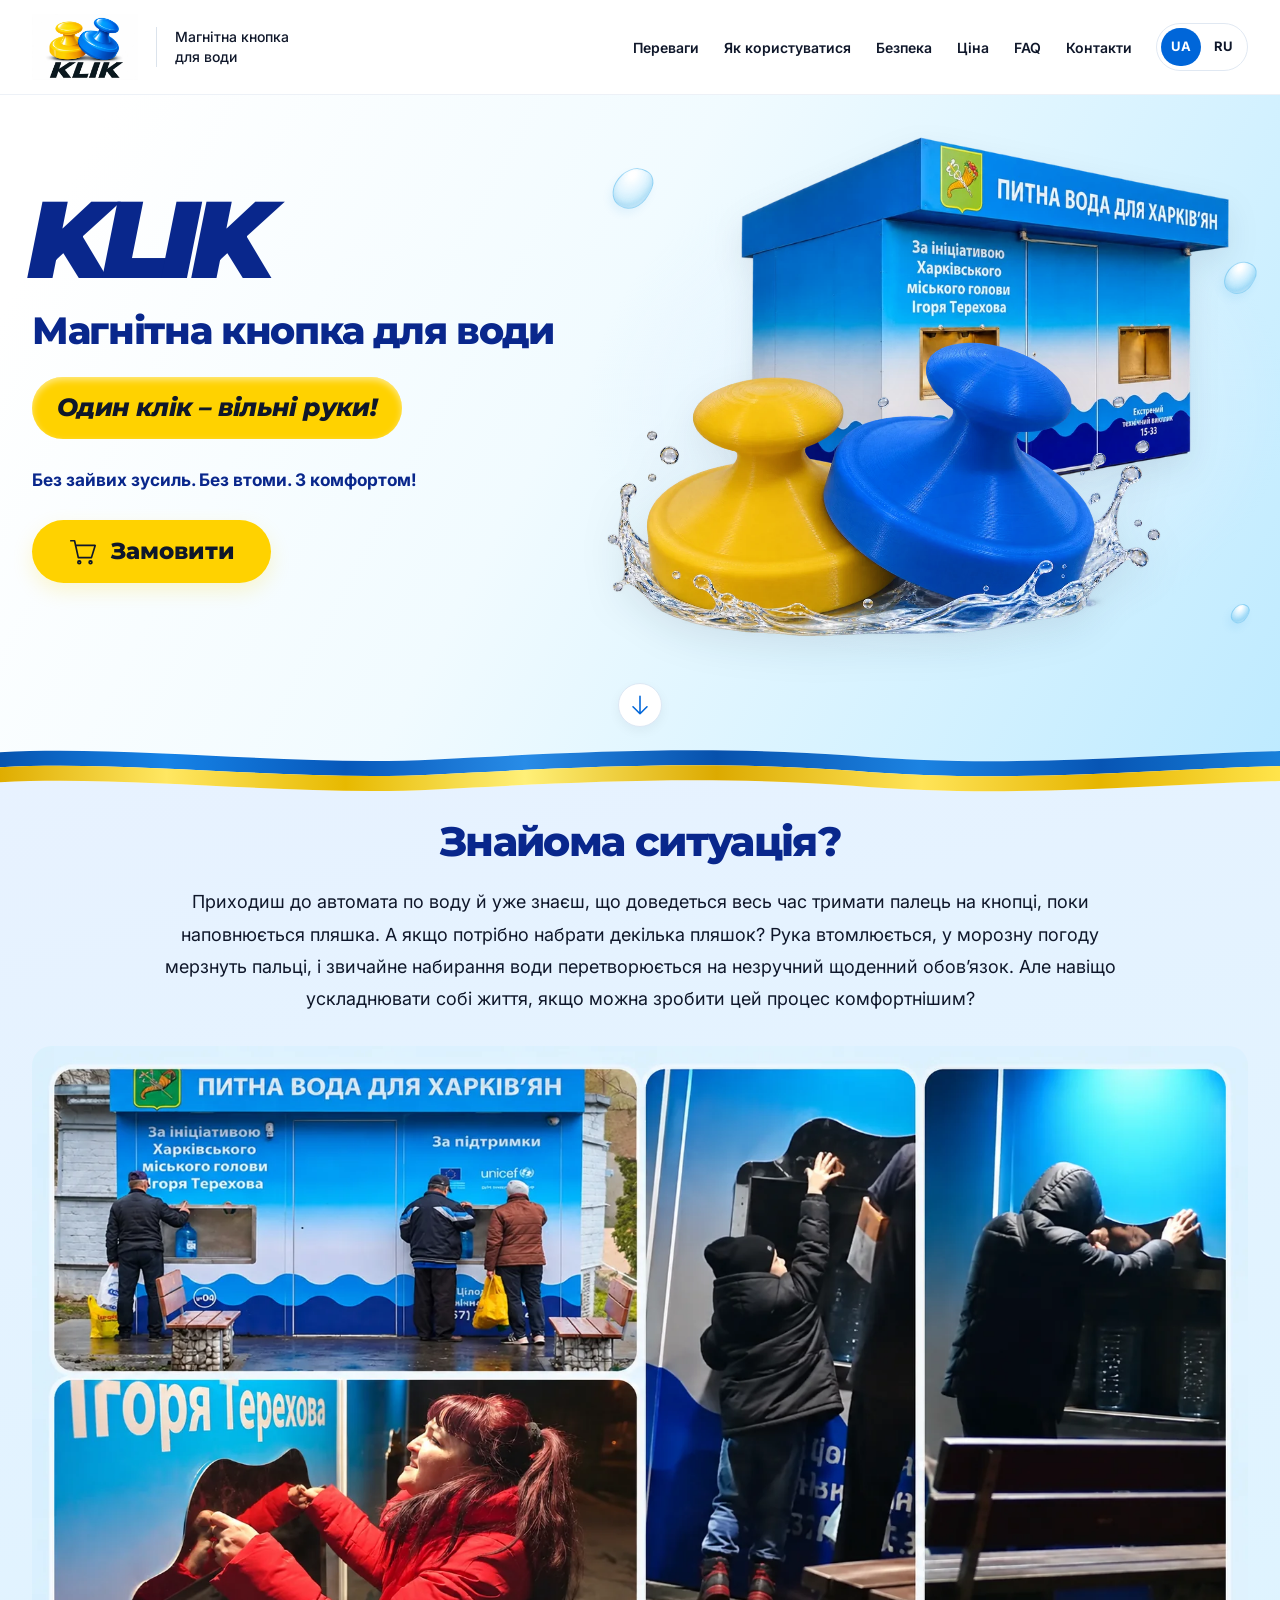
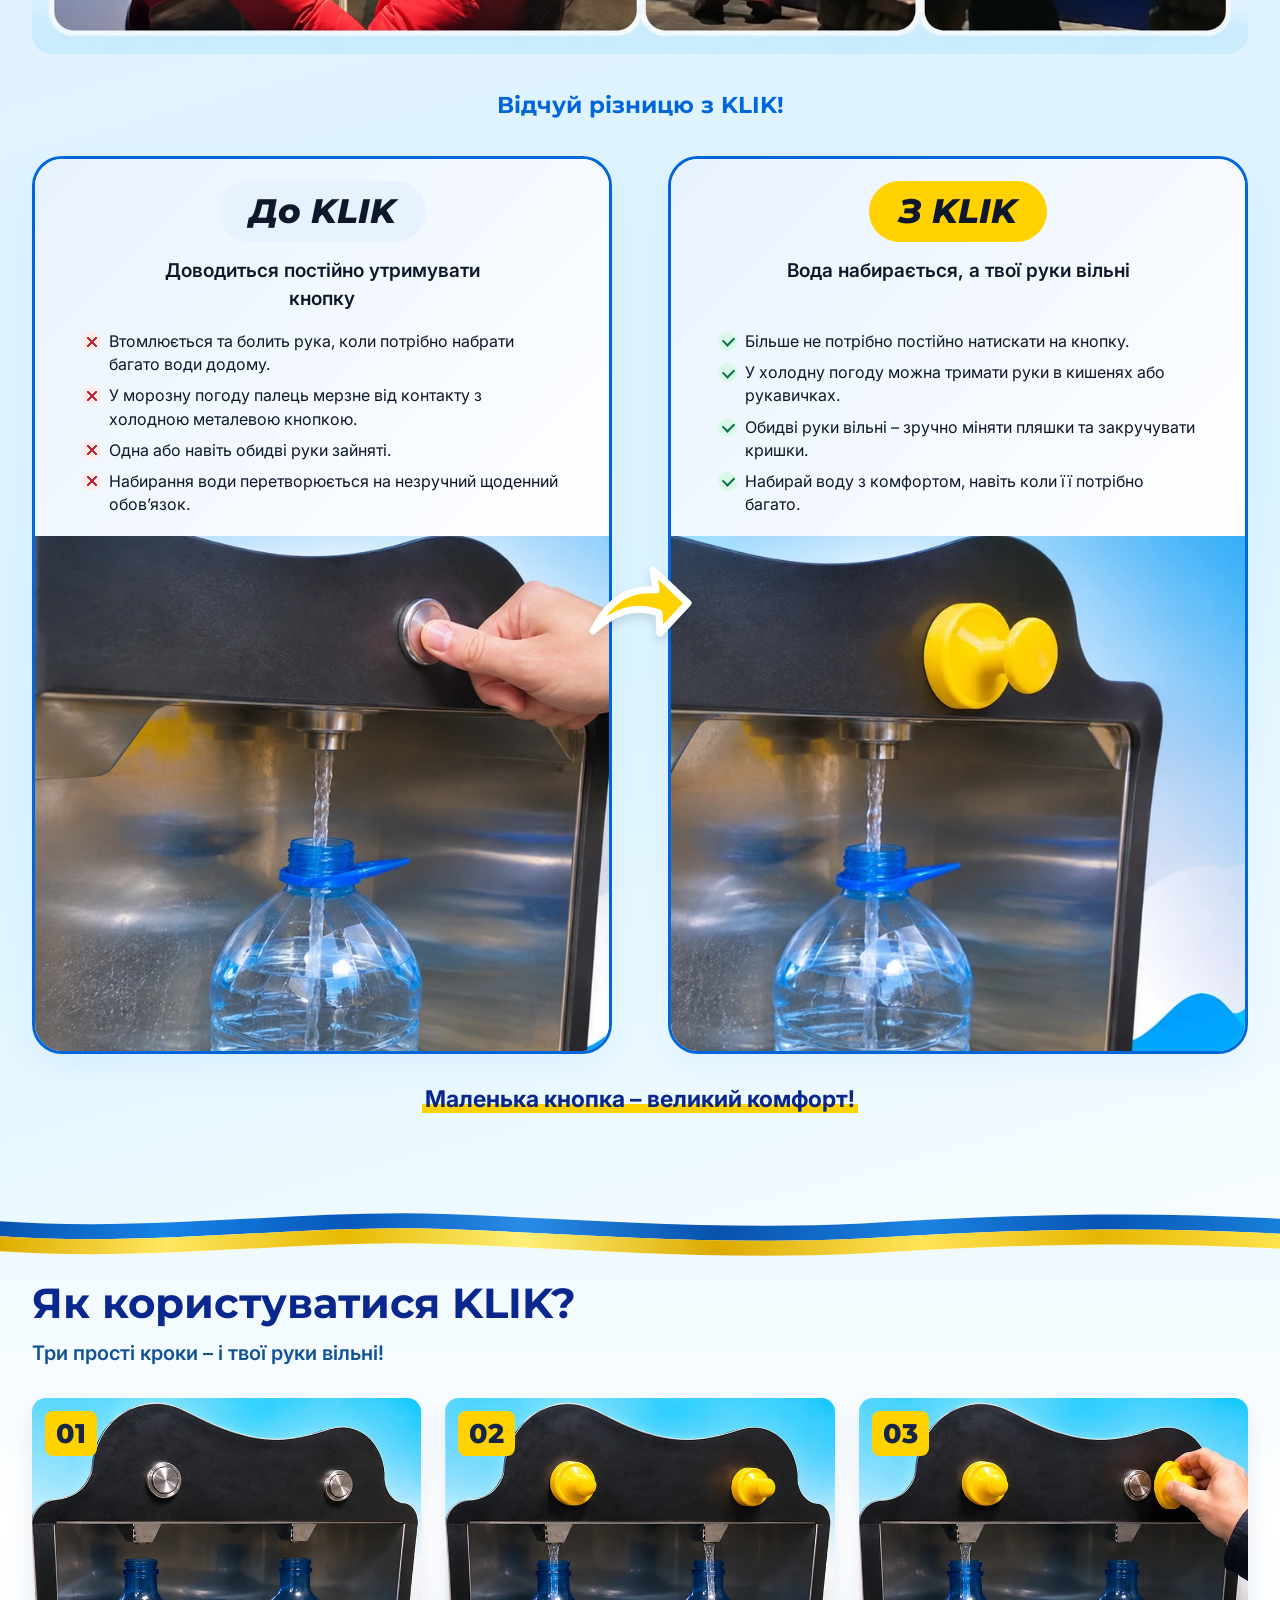
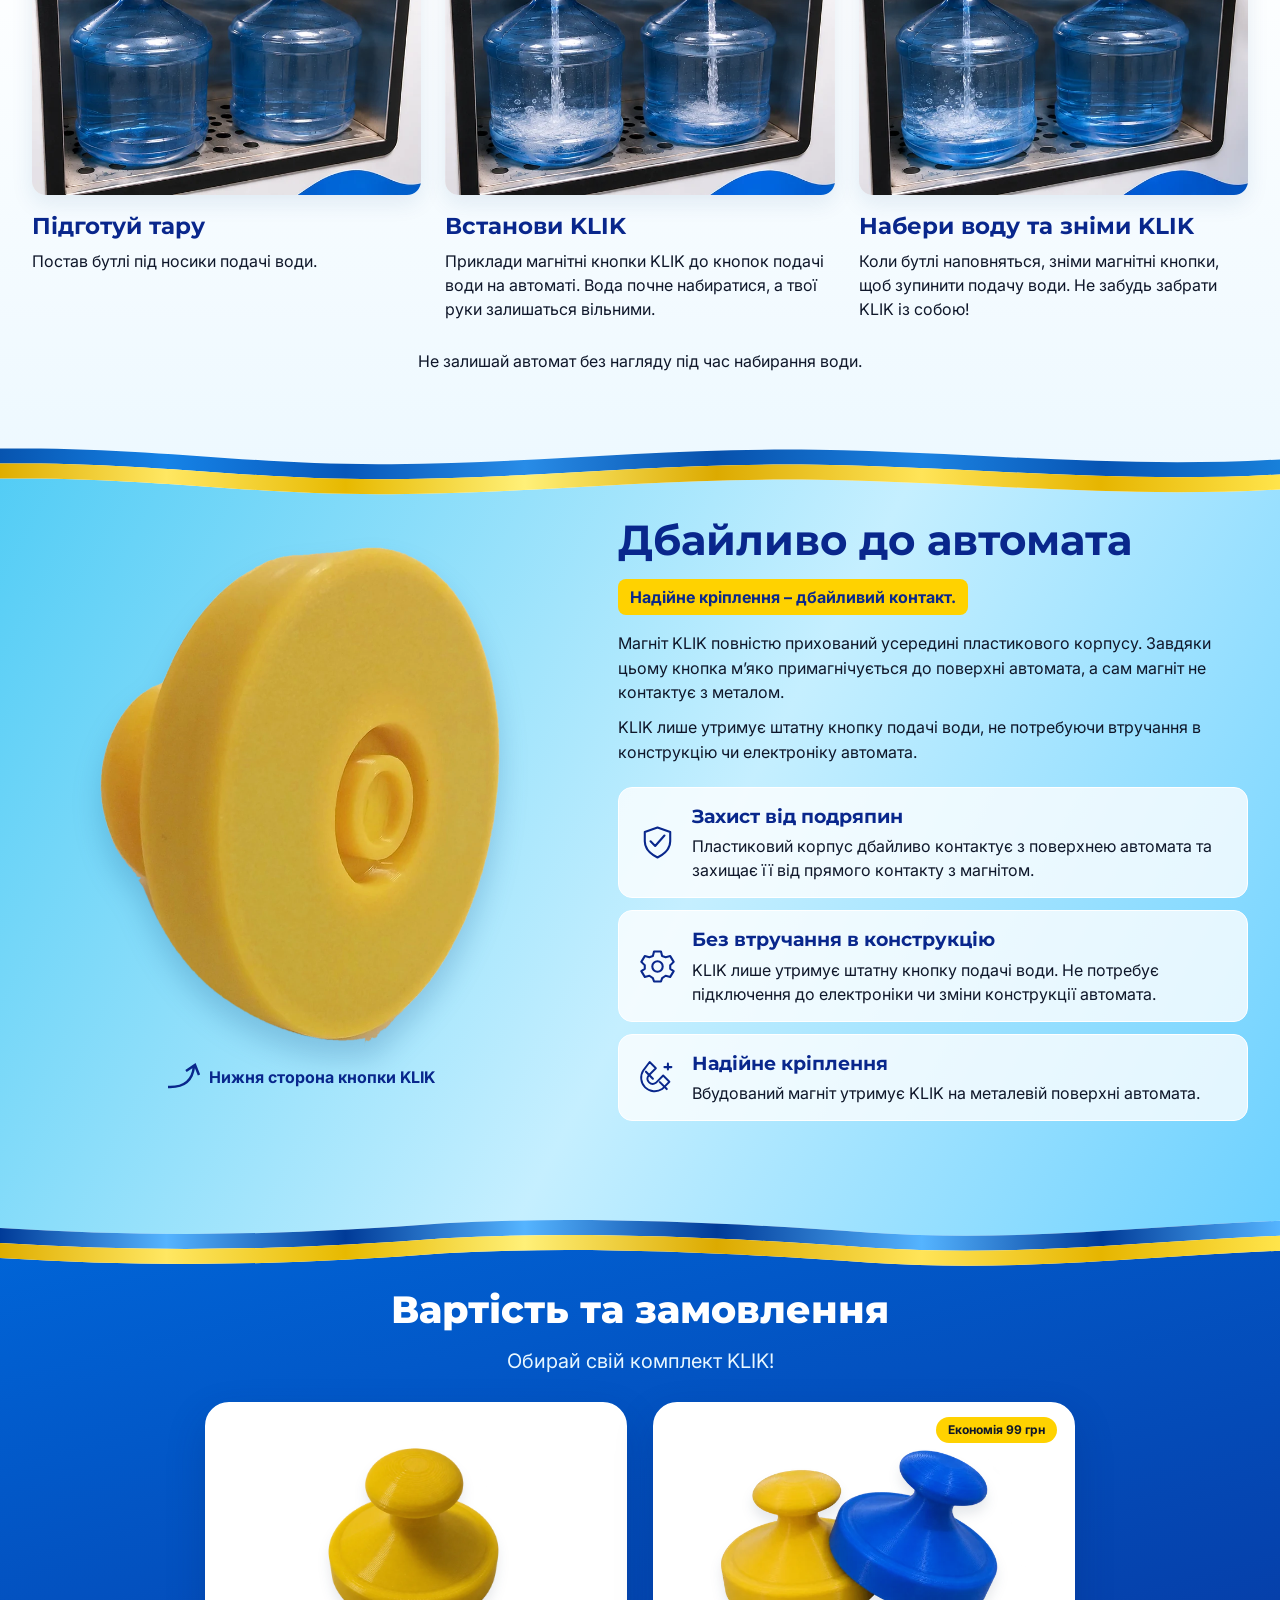
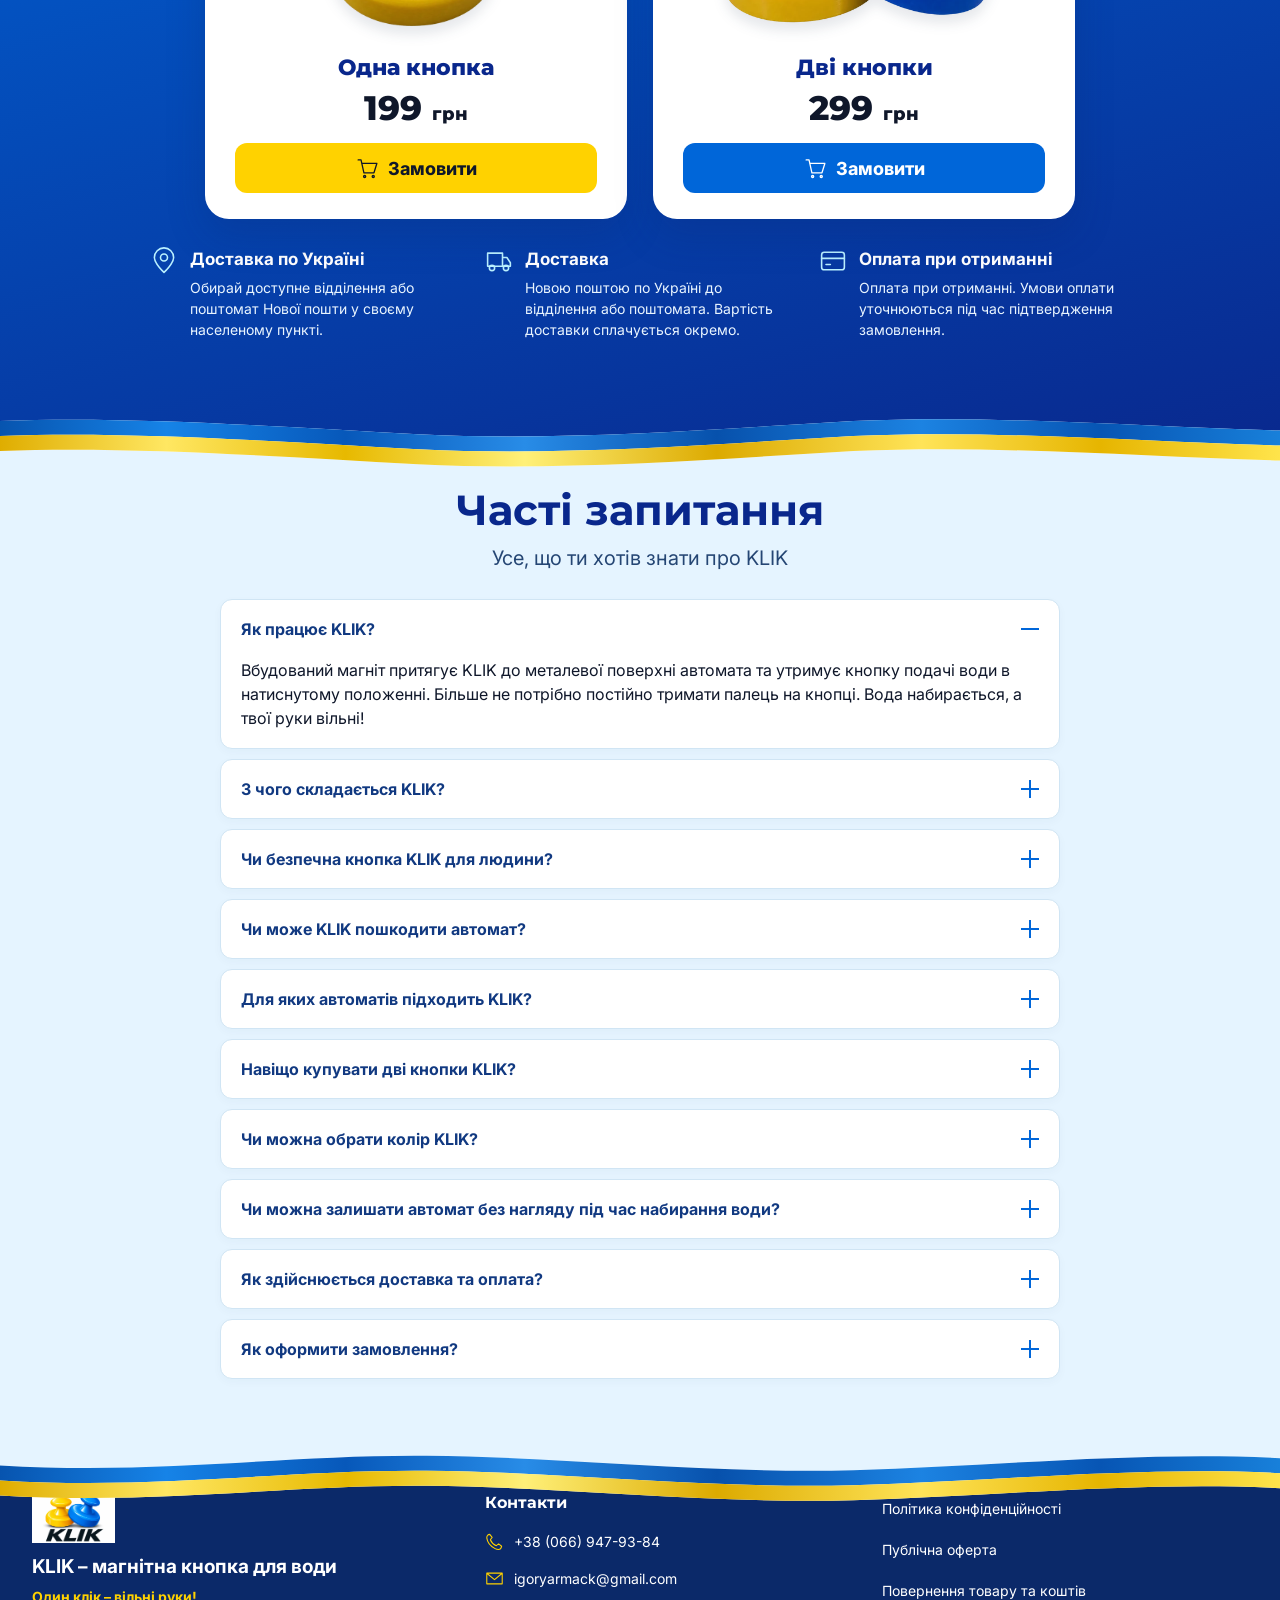
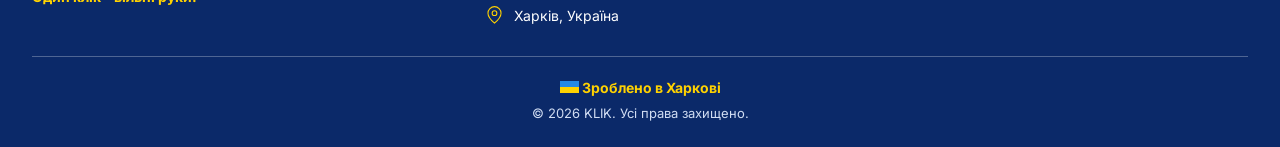
<file: preview/index.html>
<!doctype html>
<html lang="uk"><head><base href="../"/><meta charset="utf-8"/><meta name="viewport" content="width=device-width, initial-scale=1"/><title>KLIK – Магнітна кнопка для води</title><meta name="description" content="Магнітна кнопка KLIK для автоматів питної води. Один клік – вільні руки! Одна кнопка – 199 грн, дві – 299 грн."/><meta name="theme-color" content="#e5f4ff"/><meta property="og:type" content="website"/><meta property="og:locale" content="uk_UA"/><meta property="og:title" content="KLIK – Магнітна кнопка для води"/><meta property="og:description" content="Магнітна кнопка KLIK для автоматів питної води. Один клік – вільні руки! Одна кнопка – 199 грн, дві – 299 грн."/><meta property="og:image" content="https://raw.githubusercontent.com/nosmokingset-stack/KLIK/92456d3ceaa2ce6de5500931e40b2a7896ff46e3/assets/products/07-hero-water-1200-white.webp"/><meta property="og:url" content="https://klickkhua.blogspot.com/"/><link rel="canonical" href="https://klickkhua.blogspot.com/"/><link rel="preconnect" href="https://fonts.googleapis.com"/><link rel="preconnect" href="https://fonts.gstatic.com" crossorigin="anonymous"/><link href="https://fonts.googleapis.com/css2?family=Inter:wght@400;500;600;700&amp;family=Montserrat:ital,wght@0,700;0,800;0,900;1,800;1,900&amp;display=swap" rel="stylesheet"/><link rel="stylesheet" href="site.css"/><link rel="stylesheet" href="styles-v1.2.css"/><link rel="stylesheet" href="styles-v1.3.css"/><link rel="stylesheet" href="styles-v1.4.css"/><link rel="stylesheet" href="styles-v1.5.css"/><link rel="stylesheet" href="styles-directory.css"/><link rel="stylesheet" href="styles-design.css"/></head><body><a class="skip" href="#main" data-i18n="skip">До основного вмісту</a>
<svg xmlns="http://www.w3.org/2000/svg" width="0" height="0" style="position:absolute" aria-hidden="true"><defs>
 <symbol id="icon-cart" viewBox="0 0 32 32"><path d="M3 4h4l4 18h14l4-13H8M12 26h.01M24 26h.01"/><circle cx="12" cy="27" r="1.5"/><circle cx="24" cy="27" r="1.5"/></symbol>
 <symbol id="icon-hand" viewBox="0 0 32 32"><path d="M12 18V6a2 2 0 0 1 4 0v10-3a2 2 0 0 1 4 0v4-2a2 2 0 0 1 4 0v3-1a2 2 0 0 1 4 0v6c0 5-3 7-7 7h-3c-3 0-4-2-6-4l-5-7a2 2 0 0 1 3-3l2 2Z"/></symbol>
 <symbol id="icon-clock" viewBox="0 0 32 32"><circle cx="16" cy="16" r="12"/><path d="M16 8v9l6 4"/></symbol>
 <symbol id="icon-magnet" viewBox="0 0 32 32"><path d="m8 4 6 6-7 7a5 5 0 0 0 7 7l7-7 6 6-7 7A13 13 0 0 1 2 12l6-8Z" transform="translate(2 -1) scale(.9)"/><path d="m6 11 6 6m6 3 6 6m1-22v5m-3-2h6"/></symbol>
 <symbol id="icon-down" viewBox="0 0 32 32"><path d="M16 6v20m-8-8 8 8 8-8"/></symbol>
 <symbol id="icon-menu" viewBox="0 0 32 32"><path d="M5 9h22M5 16h22M5 23h22"/></symbol>
 <symbol id="icon-shield" viewBox="0 0 32 32"><path d="M16 3 27 7v8c0 6-5 11-11 14C10 26 5 21 5 15V7zM10 15l4 4 8-9"/></symbol>
 <symbol id="icon-gear" viewBox="0 0 32 32"><path d="m13 3 6 0 1 4 3 1 4-1 3 5-3 3v3l3 2-3 5-4-1-3 2-1 3h-6l-1-3-3-2-4 1-3-5 3-2v-3l-3-3 3-5 4 1 3-1z"/><circle cx="16" cy="16" r="4.5"/></symbol>
 <symbol id="icon-truck" viewBox="0 0 32 32"><path d="M3 7h17v15H3zM20 12h5l4 6v4h-9"/><circle cx="8" cy="24" r="3"/><circle cx="24" cy="24" r="3"/></symbol>
 <symbol id="icon-pay" viewBox="0 0 32 32"><rect x="3" y="6" width="26" height="20" rx="3"/><path d="M3 13h26M8 20h5"/></symbol>
 <symbol id="icon-feather" viewBox="0 0 32 32"><path d="M5 27 23 9M10 22c-5-9 4-20 17-18 2 12-7 22-17 18Zm5-5h7"/></symbol>
 <symbol id="icon-pin" viewBox="0 0 32 32"><path d="M16 29S5 19 5 12a11 11 0 1 1 22 0c0 7-11 17-11 17Zm4-17a4 4 0 1 1-8 0 4 4 0 1 1 8 0Z"/></symbol>
 <symbol id="icon-phone" viewBox="0 0 32 32"><path d="m8 4 4 5-3 4c2 5 5 8 10 10l4-3 5 4-1 3c-1 3-6 3-10 1C9 24 4 18 3 10c0-4 2-6 5-6Z"/></symbol>
 <symbol id="icon-mail" viewBox="0 0 32 32"><path d="M3 7h26v18H3zM4 8l12 10L28 8"/></symbol>
 <symbol id="icon-close" viewBox="0 0 32 32"><path d="M8 8l16 16M24 8 8 24"/></symbol>
 <symbol id="icon-check" viewBox="0 0 32 32"><path d="m7 16 6 6L25 9"/></symbol>
</defs></svg>
<!-- HEADER START -->
<header class="site-header"><div class="container header-inner">
 <a class="brand" href="#hero" aria-label="KLIK – на початок" data-i18n-label="home"><img src="assets/logo/klik-approved.webp" width="106" height="67" alt="KLIK"/><span class="brand-caption" data-i18n="product">Магнітна кнопка для води</span></a>
 <nav class="nav" id="main-navigation" aria-label="Основна навігація" data-i18n-label="nav"><a href="#problem" data-i18n="benefits">Переваги</a><a href="#how-to-use" data-i18n="how">Як користуватися</a><a href="#care" data-i18n="safetyNav">Безпека</a><a href="#order" data-i18n="priceNav">Ціна</a><a href="#faq" data-i18n="faqNav">FAQ</a><a href="#contacts" data-i18n="contacts">Контакти</a></nav>
 <div class="languages" role="group" aria-label="Мова сайту" data-i18n-label="language"><button type="button" data-language="uk" aria-pressed="true" lang="uk">UA</button><button type="button" data-language="ru" aria-pressed="false" lang="ru">RU</button></div>
 <button class="menu-toggle" type="button" aria-controls="main-navigation" aria-expanded="false" aria-label="Відкрити меню" data-i18n-label="menu"><svg class="icon" aria-hidden="true"><use href="#icon-menu"/></svg></button>
</div></header>
<!-- HEADER END -->
<main id="main">
<!-- HERO START -->
<section id="hero" class="hero" aria-labelledby="hero-title"><div class="container">
 <div class="hero-grid">
  <div class="hero-copy reveal"><div class="wordmark" aria-hidden="true">KLIK</div><h1 id="hero-title" data-i18n="product">Магнітна кнопка для води</h1><p class="slogan" data-i18n="slogan">Один клік – вільні руки!</p>
   <p class="hero-comfort" data-i18n="howEnd">Без зайвих зусиль. Без втоми. З комфортом!</p>
   <a class="button" href="#order"><svg class="icon" aria-hidden="true"><use href="#icon-cart"/></svg><span data-i18n="order">Замовити</span></a>
  </div>
  <figure class="hero-visual hero-composition reveal"><img class="hero-kiosk" fetchpriority="high" src="assets/water-stations/kiosk-approved-v1.2-1200.webp" srcset="assets/water-stations/kiosk-approved-v1.2-800.webp 800w, assets/water-stations/kiosk-approved-v1.2-1200.webp 1200w" sizes="(max-width:600px) 90vw, 43vw" width="1200" height="800" decoding="async" alt="Харківський кіоск «Питна вода для харків’ян»" data-i18n-alt="kioskAlt"/><span class="drop drop-one" aria-hidden="true"></span><span class="drop drop-two" aria-hidden="true"></span><span class="drop drop-three" aria-hidden="true"></span><img class="hero-image" src="assets/products/07-hero-water-1200-transparent.webp" srcset="assets/products/07-hero-water-640-transparent.webp 640w, assets/products/07-hero-water-1200-transparent.webp 1200w" sizes="(max-width:600px) 100vw, 55vw" width="1200" height="675" fetchpriority="high" decoding="async" alt="Жовта магнітна кнопка KLIK та цифрова візуалізація синьої кнопки з декоративними бризками води" data-i18n-alt="heroAlt"/></figure>
 </div>

</div>
<a class="scroll-next" href="#problem" aria-label="До наступного розділу" data-i18n-label="next"><svg class="icon" aria-hidden="true"><use href="#icon-down"/></svg></a>
</section>
<!-- HERO END -->

<!-- PROBLEM START -->
<section class="problem" id="problem" aria-labelledby="problem-title"><svg class="section-ribbon" xmlns="http://www.w3.org/2000/svg" viewBox="0 0 1440 80" preserveAspectRatio="none" aria-hidden="true" focusable="false"><defs><linearGradient id="flag-blue-1" x1="0" y1="0" x2="1" y2="0"><stop offset="0%" stop-color="#0754af"/><stop offset="13%" stop-color="#1683e7"/><stop offset="27%" stop-color="#0758ba"/><stop offset="41%" stop-color="#288ce7"/><stop offset="56%" stop-color="#0751ac"/><stop offset="72%" stop-color="#1c83e2"/><stop offset="86%" stop-color="#0755b4"/><stop offset="100%" stop-color="#1880da"/></linearGradient><linearGradient id="flag-yellow-1" x1="0" y1="0" x2="1" y2="0"><stop offset="0%" stop-color="#dfad00"/><stop offset="13%" stop-color="#ffe762"/><stop offset="27%" stop-color="#e7b900"/><stop offset="41%" stop-color="#fff078"/><stop offset="56%" stop-color="#dcaa00"/><stop offset="72%" stop-color="#ffe458"/><stop offset="86%" stop-color="#e6b500"/><stop offset="100%" stop-color="#ffe44b"/></linearGradient></defs><path d="M0 9.600000000000001 C150 0 330 28.8 490 19.200000000000003 C650 9.600000000000001 790 0 960 14.4 C1140 32 1280 12.8 1440 8 L1440 28 C1280 32.8 1140 52 960 34.4 C790 20 650 29.6 490 39.2 C330 48.8 150 20 0 29.6 Z" fill="url(#flag-blue-1)"/><path d="M0 29.6 C150 20 330 48.8 490 39.2 C650 29.6 790 20 960 34.4 C1140 52 1280 32.8 1440 28 L1440 48 C1280 52.8 1140 72 960 54.4 C790 40 650 49.6 490 59.2 C330 68.8 150 40 0 49.6 Z" fill="url(#flag-yellow-1)"/></svg><div class="container">
 <div class="problem-heading compare-piece"><h2 id="problem-title" data-i18n="problem">Знайома ситуація?</h2></div>
 <p class="problem-introduction compare-piece" data-i18n="problemIntroduction">Приходиш до автомата по воду й уже знаєш, що доведеться весь час тримати палець на кнопці, поки наповнюється пляшка. А якщо потрібно набрати декілька пляшок? Рука втомлюється, у морозну погоду мерзнуть пальці, і звичайне набирання води перетворюється на незручний щоденний обов’язок. Але навіщо ускладнювати собі життя, якщо можна зробити цей процес комфортнішим?</p>
 <figure class="problem-collage compare-piece"><img src="assets/problem/water-collage-1774.webp" srcset="assets/problem/water-collage-800.webp 800w, assets/problem/water-collage-1774.webp 1774w" sizes="(max-width:650px) calc(100vw - 32px), (max-width:1304px) calc(100vw - 64px), 1240px" width="1774" height="887" loading="lazy" decoding="async" alt="Затверджений фотоколаж зі сценами набирання води біля харківських автоматів" data-i18n-alt="collageAlt"/></figure>
 <p class="problem-subtitle compare-piece" data-i18n="difference">Відчуй різницю з KLIK!</p>
 <div class="comparison-grid">
  <article class="comparison-card comparison-before compare-piece"><div class="comparison-copy"><h3><span data-i18n="before">До KLIK</span></h3><p data-i18n="beforeDescription">Доводиться постійно утримувати кнопку</p>
    <ul class="comparison-list"><li data-i18n="before1">Втомлюється та болить рука, коли потрібно набрати багато води додому.</li>
      <li data-i18n="before2">У морозну погоду палець мерзне від контакту з холодною металевою кнопкою.</li>
      <li data-i18n="before3">Одна або навіть обидві руки зайняті.</li>
      <li data-i18n="before4">Набирання води перетворюється на незручний щоденний обов’язок.</li></ul></div><img src="assets/comparisons/before-720.webp" srcset="assets/comparisons/before-480.webp 480w, assets/comparisons/before-720.webp 714w" sizes="(max-width: 650px) calc(100vw - 32px), (max-width: 1300px) 44vw, 570px" width="714" height="640" loading="lazy" decoding="async" alt="Демонстраційна візуалізація: людина утримує пальцем кнопку подачі води" data-i18n-alt="beforeAlt"/></article>
  <div class="comparison-arrow compare-piece" aria-hidden="true"><svg xmlns="http://www.w3.org/2000/svg" viewBox="0 0 110 100"><path d="M8 76C25 43 45 33 71 35L68 15L103 48L75 78L74 58C49 49 29 57 8 76Z" fill="#ffd200" stroke="#ffffff" stroke-width="7" stroke-linejoin="round"/></svg></div>
  <article class="comparison-card comparison-after compare-piece"><div class="comparison-copy"><h3><span data-i18n="after">З KLIK</span></h3><p data-i18n="afterDescription">Вода набирається, а твої руки вільні</p>
    <ul class="comparison-list"><li data-i18n="after1">Більше не потрібно постійно натискати на кнопку.</li>
      <li data-i18n="after2">У холодну погоду можна тримати руки в кишенях або рукавичках.</li>
      <li data-i18n="after3">Обидві руки вільні – зручно міняти пляшки та закручувати кришки.</li>
      <li data-i18n="after4">Набирай воду з комфортом, навіть коли її потрібно багато.</li></ul></div><img src="assets/comparisons/after-720.webp" srcset="assets/comparisons/after-480.webp 480w, assets/comparisons/after-720.webp 714w" sizes="(max-width: 650px) calc(100vw - 32px), (max-width: 1300px) 44vw, 570px" width="714" height="640" loading="lazy" decoding="async" alt="Демонстраційна візуалізація: жовта кнопка KLIK на автоматі, вода надходить у пляшку без руки" data-i18n-alt="afterAlt"/></article>
 </div>
 <p class="comparison-end"><strong data-i18n="compareEnd">Маленька кнопка – великий комфорт!</strong></p>
</div></section>
<!-- PROBLEM END -->
<section class="how section-band" id="how-to-use" aria-labelledby="how-title"><svg class="section-ribbon" xmlns="http://www.w3.org/2000/svg" viewBox="0 0 1440 80" preserveAspectRatio="none" aria-hidden="true" focusable="false"><defs><linearGradient id="flag-blue-2" x1="0" y1="0" x2="1" y2="0"><stop offset="0%" stop-color="#0754af"/><stop offset="13%" stop-color="#1683e7"/><stop offset="27%" stop-color="#0758ba"/><stop offset="41%" stop-color="#288ce7"/><stop offset="56%" stop-color="#0751ac"/><stop offset="72%" stop-color="#1c83e2"/><stop offset="86%" stop-color="#0755b4"/><stop offset="100%" stop-color="#1880da"/></linearGradient><linearGradient id="flag-yellow-2" x1="0" y1="0" x2="1" y2="0"><stop offset="0%" stop-color="#dfad00"/><stop offset="13%" stop-color="#ffe762"/><stop offset="27%" stop-color="#e7b900"/><stop offset="41%" stop-color="#fff078"/><stop offset="56%" stop-color="#dcaa00"/><stop offset="72%" stop-color="#ffe458"/><stop offset="86%" stop-color="#e6b500"/><stop offset="100%" stop-color="#ffe44b"/></linearGradient></defs><path d="M0 17.6 C175 32 340 1.6 500 8 C650 14.4 810 30.400000000000002 970 20.8 C1120 9.600000000000001 1280 3.2 1440 14.4 L1440 34.4 C1280 23.2 1120 29.6 970 40.8 C810 50.400000000000006 650 34.4 500 28 C340 21.6 175 52 0 37.6 Z" fill="url(#flag-blue-2)"/><path d="M0 37.6 C175 52 340 21.6 500 28 C650 34.4 810 50.400000000000006 970 40.8 C1120 29.6 1280 23.2 1440 34.4 L1440 54.4 C1280 43.2 1120 49.6 970 60.8 C810 70.4 650 54.4 500 48 C340 41.6 175 72 0 57.6 Z" fill="url(#flag-yellow-2)"/></svg><div class="container">
  <header class="section-intro"><h2 id="how-title" data-i18n="howTitle">Як користуватися KLIK?</h2><p data-i18n="howSub">Три прості кроки – і твої руки вільні!</p></header>
  <ol class="step-grid">
    <li><figure><img src="assets/how-to/step-01.webp" width="710" height="724" loading="lazy" decoding="async" alt="Два порожні бутлі під носиками автомата" data-i18n-alt="alt1"/><span aria-hidden="true">01</span></figure>
      <h3 data-i18n="step1">Підготуй тару</h3><p data-i18n="desc1">Постав бутлі під носики подачі води.</p></li>
    <li><figure><img src="assets/how-to/step-02.webp" width="710" height="724" loading="lazy" decoding="async" alt="Дві кнопки KLIK утримують подачу води в обидва бутлі" data-i18n-alt="alt2"/><span aria-hidden="true">02</span></figure>
      <h3 data-i18n="step2">Встанови KLIK</h3><p data-i18n="desc2">Приклади магнітні кнопки KLIK до кнопок подачі води на автоматі. Вода почне набиратися, а твої руки залишаться вільними.</p></li>
    <li><figure><img src="assets/how-to/step-03.webp" width="710" height="724" loading="lazy" decoding="async" alt="Праву кнопку знято, вода надходить лише в лівий бутель" data-i18n-alt="alt3"/><span aria-hidden="true">03</span></figure>
      <h3 data-i18n="step3">Набери воду та зніми KLIK</h3><p data-i18n="desc3">Коли бутлі наповняться, зніми магнітні кнопки, щоб зупинити подачу води. Не забудь забрати KLIK із собою!</p></li>
  </ol>
  <div class="how-end"><p data-i18n="watch">Не залишай автомат без нагляду під час набирання води.</p></div>
</div></section>
<section class="care section-band" id="care" aria-labelledby="care-title"><svg class="section-ribbon" xmlns="http://www.w3.org/2000/svg" viewBox="0 0 1440 80" preserveAspectRatio="none" aria-hidden="true" focusable="false"><defs><linearGradient id="flag-blue-3" x1="0" y1="0" x2="1" y2="0"><stop offset="0%" stop-color="#0754af"/><stop offset="13%" stop-color="#1683e7"/><stop offset="27%" stop-color="#0758ba"/><stop offset="41%" stop-color="#288ce7"/><stop offset="56%" stop-color="#0751ac"/><stop offset="72%" stop-color="#1c83e2"/><stop offset="86%" stop-color="#0755b4"/><stop offset="100%" stop-color="#1880da"/></linearGradient><linearGradient id="flag-yellow-3" x1="0" y1="0" x2="1" y2="0"><stop offset="0%" stop-color="#dfad00"/><stop offset="13%" stop-color="#ffe762"/><stop offset="27%" stop-color="#e7b900"/><stop offset="41%" stop-color="#fff078"/><stop offset="56%" stop-color="#dcaa00"/><stop offset="72%" stop-color="#ffe458"/><stop offset="86%" stop-color="#e6b500"/><stop offset="100%" stop-color="#ffe44b"/></linearGradient></defs><path d="M0 4.800000000000001 C165 1.6 280 27.200000000000003 440 25.6 C610 24 750 3.2 920 6.4 C1100 9.600000000000001 1260 32 1440 19.200000000000003 L1440 39.2 C1260 52 1100 29.6 920 26.4 C750 23.2 610 44 440 45.6 C280 47.2 165 21.6 0 24.8 Z" fill="url(#flag-blue-3)"/><path d="M0 24.8 C165 21.6 280 47.2 440 45.6 C610 44 750 23.2 920 26.4 C1100 29.6 1260 52 1440 39.2 L1440 59.2 C1260 72 1100 49.6 920 46.4 C750 43.2 610 64 440 65.6 C280 67.2 165 41.6 0 44.8 Z" fill="url(#flag-yellow-3)"/></svg><div class="container care-layout">
  <figure class="care-photo"><img src="assets/products/klik-bottom.webp" width="800" height="1000" loading="lazy" decoding="async" alt="Нижня сторона кнопки KLIK" data-i18n-alt="bottom"/><figcaption><svg aria-hidden="true" width="38" height="30" viewBox="0 0 38 30" fill="none" stroke="currentColor" stroke-width="2.5"><path d="M4 25Q28 26 30 4m-8 5 9-6 4 10"/></svg><span data-i18n="bottom">Нижня сторона кнопки KLIK</span></figcaption></figure>
  <div class="care-copy"><h2 id="care-title" data-i18n="careTitle">Дбайливо до автомата</h2><strong data-i18n="careSub">Надійне кріплення – дбайливий контакт.</strong><p data-i18n="care1">Магніт KLIK повністю прихований усередині пластикового корпусу. Завдяки цьому кнопка м’яко примагнічується до поверхні автомата, а сам магніт не контактує з металом.</p><p data-i18n="care2">KLIK лише утримує штатну кнопку подачі води, не потребуючи втручання в конструкцію чи електроніку автомата.</p>
    <ul><li><svg class="icon" aria-hidden="true"><use href="#icon-shield"/></svg><div><h3 data-i18n="shield">Захист від подряпин</h3><p data-i18n="shieldD">Пластиковий корпус дбайливо контактує з поверхнею автомата та захищає її від прямого контакту з магнітом.</p></div></li>
    <li><svg class="icon" aria-hidden="true"><use href="#icon-gear"/></svg><div><h3 data-i18n="gear">Без втручання в конструкцію</h3><p data-i18n="gearD">KLIK лише утримує штатну кнопку подачі води. Не потребує підключення до електроніки чи зміни конструкції автомата.</p></div></li>
    <li><svg class="icon" aria-hidden="true"><use href="#icon-magnet"/></svg><div><h3 data-i18n="fix">Надійне кріплення</h3><p data-i18n="fixD">Вбудований магніт утримує KLIK на металевій поверхні автомата.</p></div></li></ul>
  </div></div></section>
<!-- ORDER START --><section class="order-section" id="order" aria-labelledby="order-title"><svg class="section-ribbon" xmlns="http://www.w3.org/2000/svg" viewBox="0 0 1440 80" preserveAspectRatio="none" aria-hidden="true" focusable="false"><defs><linearGradient id="flag-blue-4" x1="0" y1="0" x2="1" y2="0"><stop offset="0%" stop-color="#0754af"/><stop offset="13%" stop-color="#1683e7"/><stop offset="27%" stop-color="#0758ba"/><stop offset="41%" stop-color="#288ce7"/><stop offset="56%" stop-color="#0751ac"/><stop offset="72%" stop-color="#1c83e2"/><stop offset="86%" stop-color="#0755b4"/><stop offset="100%" stop-color="#1880da"/></linearGradient><linearGradient id="flag-yellow-4" x1="0" y1="0" x2="1" y2="0"><stop offset="0%" stop-color="#dfad00"/><stop offset="13%" stop-color="#ffe762"/><stop offset="27%" stop-color="#e7b900"/><stop offset="41%" stop-color="#fff078"/><stop offset="56%" stop-color="#dcaa00"/><stop offset="72%" stop-color="#ffe458"/><stop offset="86%" stop-color="#e6b500"/><stop offset="100%" stop-color="#ffe44b"/></linearGradient></defs><path d="M0 16 C170 28.8 330 25.6 500 9.600000000000001 C650 0 810 8 980 22.400000000000002 C1150 35.2 1300 12.8 1440 6.4 L1440 26.4 C1300 32.8 1150 55.2 980 42.400000000000006 C810 28 650 20 500 29.6 C330 45.6 170 48.8 0 36 Z" fill="url(#flag-blue-4)"/><path d="M0 36 C170 48.8 330 45.6 500 29.6 C650 20 810 28 980 42.400000000000006 C1150 55.2 1300 32.8 1440 26.4 L1440 46.4 C1300 52.8 1150 75.2 980 62.400000000000006 C810 48 650 40 500 49.6 C330 65.6 170 68.8 0 56 Z" fill="url(#flag-yellow-4)"/></svg><div class="container"><h2 id="order-title" data-i18n="orderTitle">Вартість та замовлення</h2><p data-i18n="storeSub">Обирай свій комплект KLIK!</p> <div class="prices" role="group" aria-label="Варіанти комплекту" data-i18n-label="prices">
  <button class="price-card" type="button" data-order-quantity="1" aria-haspopup="dialog" aria-controls="order-dialog"><img src="assets/products/01-yellow-single-640-transparent.webp" loading="lazy" width="640" height="583" decoding="async" alt="Одна жовта магнітна кнопка KLIK" data-i18n-alt="singleAlt"/><span class="price-card-copy"><span class="price-card-title" data-i18n="one">Одна кнопка</span><span class="price">199 <small data-i18n="currency">грн</small></span><span class="price-card-action"><svg class="icon" aria-hidden="true"><use href="#icon-cart"/></svg><span data-i18n="order">Замовити</span></span></span></button>
  <button class="price-card featured" type="button" data-order-quantity="2" aria-haspopup="dialog" aria-controls="order-dialog"><span class="saving" data-i18n="saving">Економія 99 грн</span><img src="assets/products/03-yellow-blue-pair-640-transparent.webp" loading="lazy" width="640" height="360" decoding="async" alt="Жовта кнопка KLIK та візуалізація синьої" data-i18n-alt="pairAlt"/><span class="price-card-copy"><span class="price-card-title" data-i18n="two">Дві кнопки</span><span class="price">299 <small data-i18n="currency">грн</small></span><span class="price-card-action"><svg class="icon" aria-hidden="true"><use href="#icon-cart"/></svg><span data-i18n="order">Замовити</span></span></span></button>
 </div><div class="fulfilment">
  <div><svg class="icon" aria-hidden="true"><use href="#icon-pin"/></svg><p><strong data-i18n="region">Доставка по Україні</strong><span data-i18n="regionD">Обирай доступне відділення або поштомат Нової пошти у своєму населеному пункті.</span></p></div>
  <div><svg class="icon" aria-hidden="true"><use href="#icon-truck"/></svg><p><strong data-i18n="ship">Доставка</strong><span data-i18n="shipD">Новою поштою по Україні до відділення або поштомата. Вартість доставки сплачується окремо.</span></p></div>
  <div><svg class="icon" aria-hidden="true"><use href="#icon-pay"/></svg><p><strong data-i18n="pay">Оплата при отриманні</strong><span data-i18n="payD">Оплата при отриманні. Умови оплати уточнюються під час підтвердження замовлення.</span></p></div>
</div></div></section><!-- ORDER END -->
<section class="faq section-band" id="faq" aria-labelledby="faq-title"><svg class="section-ribbon" xmlns="http://www.w3.org/2000/svg" viewBox="0 0 1440 80" preserveAspectRatio="none" aria-hidden="true" focusable="false"><defs><linearGradient id="flag-blue-5" x1="0" y1="0" x2="1" y2="0"><stop offset="0%" stop-color="#0754af"/><stop offset="13%" stop-color="#1683e7"/><stop offset="27%" stop-color="#0758ba"/><stop offset="41%" stop-color="#288ce7"/><stop offset="56%" stop-color="#0751ac"/><stop offset="72%" stop-color="#1c83e2"/><stop offset="86%" stop-color="#0755b4"/><stop offset="100%" stop-color="#1880da"/></linearGradient><linearGradient id="flag-yellow-5" x1="0" y1="0" x2="1" y2="0"><stop offset="0%" stop-color="#dfad00"/><stop offset="13%" stop-color="#ffe762"/><stop offset="27%" stop-color="#e7b900"/><stop offset="41%" stop-color="#fff078"/><stop offset="56%" stop-color="#dcaa00"/><stop offset="72%" stop-color="#ffe458"/><stop offset="86%" stop-color="#e6b500"/><stop offset="100%" stop-color="#ffe44b"/></linearGradient></defs><path d="M0 8 C140 1.6 300 14.4 470 25.6 C630 35.2 800 19.200000000000003 960 8 C1130 0 1290 16 1440 20.8 L1440 40.8 C1290 36 1130 20 960 28 C800 39.2 630 55.2 470 45.6 C300 34.4 140 21.6 0 28 Z" fill="url(#flag-blue-5)"/><path d="M0 28 C140 21.6 300 34.4 470 45.6 C630 55.2 800 39.2 960 28 C1130 20 1290 36 1440 40.8 L1440 60.8 C1290 56 1130 40 960 48 C800 59.2 630 75.2 470 65.6 C300 54.4 140 41.6 0 48 Z" fill="url(#flag-yellow-5)"/></svg><div class="container faq-layout">
  <h2 id="faq-title" data-i18n="faqTitle">Часті запитання</h2>
  <p data-i18n="faqSub">Усе, що ти хотів знати про KLIK</p>
  <div class="questions">
    <details open="open"><summary data-i18n="q1">Як працює KLIK?</summary><p data-i18n="a1">Вбудований магніт притягує KLIK до металевої поверхні автомата та утримує кнопку подачі води в натиснутому положенні. Більше не потрібно постійно тримати палець на кнопці. Вода набирається, а твої руки вільні!</p></details>
    <details><summary data-i18n="q2">З чого складається KLIK?</summary><p data-i18n="a2">KLIK складається з міцного пластикового корпусу та вбудованого феритового магніту. Корпус має зручну ручку для встановлення та зняття кнопки з автомата. Магніт повністю прихований усередині корпусу. Жодної електроніки, батарейок чи складних механізмів – усе максимально просто!</p></details>
    <details><summary data-i18n="q3">Чи безпечна кнопка KLIK для людини?</summary><p data-i18n="a3">KLIK виготовлено з якісного пластику без неприємного запаху. Магніт повністю прихований усередині корпусу, а сама кнопка не контактує з питною водою. KLIK призначено для комфортного повсякденного використання.

Особам з імплантованими медичними пристроями необхідно враховувати рекомендації виробника таких пристроїв щодо контакту з магнітами.</p></details>
    <details><summary data-i18n="q4">Чи може KLIK пошкодити автомат?</summary><p data-i18n="a4">KLIK не потребує втручання в конструкцію автомата. Магніт повністю прихований усередині пластикового корпусу, завдяки чому він не контактує безпосередньо з металевою поверхнею. Конструкція KLIK розроблена для дбайливого використання автомата.</p></details>
    <details><summary data-i18n="q5">Для яких автоматів підходить KLIK?</summary><p data-i18n="a5">KLIK розроблено спеціально для міських автоматів безкоштовної видачі питної води, встановлених у Харкові за ініціативою міського голови Ігоря Терехова.</p></details>
    <details><summary data-i18n="q6">Навіщо купувати дві кнопки KLIK?</summary><p data-i18n="a6">Якщо ти набираєш багато води додому, дві кнопки дозволять одночасно наповнювати дві ємності на автоматі з двома кранами. Це зручно та допомагає заощадити час.</p></details>
    <details><summary data-i18n="q7">Чи можна обрати колір KLIK?</summary><p data-i18n="a7">Так! Ти можеш обрати жовтий або синій колір за наявності. При замовленні двох кнопок можна обрати колір кожної окремо.</p></details>
    <details><summary data-i18n="q8">Чи можна залишати автомат без нагляду під час набирання води?</summary><p data-i18n="a8">Ні. Залишайся поруч з автоматом та контролюй наповнення ємностей. Коли вода набралася, просто зніми KLIK та забери його із собою.</p></details>
    <details><summary data-i18n="q9">Як здійснюється доставка та оплата?</summary><p data-i18n="a9">Доставка Новою поштою по Україні до доступного відділення або поштомата. Оплата при отриманні; спосіб оплати уточнюється під час підтвердження. Доставка сплачується окремо.</p></details>
    <details><summary data-i18n="q10">Як оформити замовлення?</summary><p data-i18n="a10">Обери потрібний комплект у розділі «Вартість та замовлення», натисни «Замовити», обери колір кнопок та заповни контактні дані.</p></details>
  </div>
</div></section>
</main>
<footer class="site-footer" id="contacts"><svg class="section-ribbon" xmlns="http://www.w3.org/2000/svg" viewBox="0 0 1440 80" preserveAspectRatio="none" aria-hidden="true" focusable="false"><defs><linearGradient id="flag-blue-6" x1="0" y1="0" x2="1" y2="0"><stop offset="0%" stop-color="#0754af"/><stop offset="13%" stop-color="#1683e7"/><stop offset="27%" stop-color="#0758ba"/><stop offset="41%" stop-color="#288ce7"/><stop offset="56%" stop-color="#0751ac"/><stop offset="72%" stop-color="#1c83e2"/><stop offset="86%" stop-color="#0755b4"/><stop offset="100%" stop-color="#1880da"/></linearGradient><linearGradient id="flag-yellow-6" x1="0" y1="0" x2="1" y2="0"><stop offset="0%" stop-color="#dfad00"/><stop offset="13%" stop-color="#ffe762"/><stop offset="27%" stop-color="#e7b900"/><stop offset="41%" stop-color="#fff078"/><stop offset="56%" stop-color="#dcaa00"/><stop offset="72%" stop-color="#ffe458"/><stop offset="86%" stop-color="#e6b500"/><stop offset="100%" stop-color="#ffe44b"/></linearGradient></defs><path d="M0 19.200000000000003 C180 32 320 4.800000000000001 480 6.4 C640 8 790 30.400000000000002 960 25.6 C1130 19.200000000000003 1290 0 1440 9.600000000000001 L1440 29.6 C1290 20 1130 39.2 960 45.6 C790 50.400000000000006 640 28 480 26.4 C320 24.8 180 52 0 39.2 Z" fill="url(#flag-blue-6)"/><path d="M0 39.2 C180 52 320 24.8 480 26.4 C640 28 790 50.400000000000006 960 45.6 C1130 39.2 1290 20 1440 29.6 L1440 49.6 C1290 40 1130 59.2 960 65.6 C790 70.4 640 48 480 46.4 C320 44.8 180 72 0 59.2 Z" fill="url(#flag-yellow-6)"/></svg><div class="container">
  <div class="footer-grid">
    <div class="footer-brand"><a href="#hero"><img src="assets/logo/klik-approved.webp" width="106" height="67" alt="KLIK" loading="lazy"/></a><div><strong data-i18n="footerBrand">KLIK – магнітна кнопка для води</strong><p data-i18n="slogan">Один клік – вільні руки!</p></div></div>
    <div class="contact-group"><h2 data-i18n="contacts">Контакти</h2>
      <a href="tel:+380669479384"><svg class="icon" aria-hidden="true"><use href="#icon-phone"/></svg>+38 (066) 947-93-84</a>
      <a href="mailto:igoryarmack@gmail.com"><svg class="icon" aria-hidden="true"><use href="#icon-mail"/></svg>igoryarmack@gmail.com</a>
      <p><svg class="icon" aria-hidden="true"><use href="#icon-pin"/></svg><span data-i18n="location">Харків, Україна</span></p></div>
    <nav class="legal-links" aria-label="Юридична інформація" data-i18n-label="legalNav">
      <button type="button" class="legal-link" data-document-open="privacy" aria-haspopup="dialog" aria-controls="legal-dialog" data-i18n="privacy">Політика конфіденційності</button>
      <button type="button" class="legal-link" data-document-open="offer" aria-haspopup="dialog" aria-controls="legal-dialog" data-i18n="offer">Публічна оферта</button>
      <button type="button" class="legal-link" data-document-open="returns" aria-haspopup="dialog" aria-controls="legal-dialog" data-i18n="returns">Повернення товару та коштів</button></nav>
  </div>
  <div class="footer-base"><strong><span class="ua-flag" aria-hidden="true"></span> <span data-i18n="made">Зроблено в Харкові</span></strong>
    <p data-i18n="rights">© 2026 KLIK. Усі права захищено.</p></div>
</div></footer>

<!-- ORDER DIALOG START -->
<dialog class="order-dialog" id="order-dialog" aria-labelledby="dialog-title" aria-describedby="order-service-note"><div class="dialog-shell"><header class="dialog-header"><h2 id="dialog-title" tabindex="-1" data-i18n="dialogTitle">Замовлення KLIK</h2><div class="dialog-tools"><div class="languages" role="group" aria-label="Мова сайту" data-i18n-label="language"><button type="button" data-language="uk" aria-pressed="true" lang="uk">UA</button><button type="button" data-language="ru" aria-pressed="false" lang="ru">RU</button></div><button class="dialog-close" type="button" aria-label="Закрити вікно" data-i18n-label="closeDialog"><svg class="icon" aria-hidden="true"><use href="#icon-close"/></svg></button></div></header>
<form id="order-form" method="dialog" novalidate="novalidate"><fieldset class="package-fieldset"><legend data-i18n="choosePackage">Обери свій комплект</legend><div class="package-options"><label class="package-option"><input type="radio" name="quantity" value="1" checked="checked"/><span class="package-choice"><span class="selection-check" aria-hidden="true"><svg class="icon" aria-hidden="true"><use href="#icon-check"/></svg></span><strong data-i18n="one">Одна кнопка</strong><span class="package-price">199 <span data-i18n="currency">грн</span></span></span></label><label class="package-option"><input type="radio" name="quantity" value="2"/><span class="package-choice"><span class="selection-check" aria-hidden="true"><svg class="icon" aria-hidden="true"><use href="#icon-check"/></svg></span><strong data-i18n="two">Дві кнопки</strong><span class="package-price">299 <span data-i18n="currency">грн</span></span><span class="package-saving" data-i18n="saving">Економія 99 грн</span></span></label></div></fieldset>
<div class="color-fieldsets"><fieldset class="color-fieldset" id="color-fieldset-1"><legend id="first-color-legend">Обери колір</legend><div class="color-options"><label class="color-option"><input type="radio" name="color1" value="yellow" checked="checked"/><span class="color-choice"><img src="assets/products/01-yellow-single-640-transparent.webp" width="64" height="64" alt="" loading="lazy"/><span data-i18n="yellow">Жовтий</span><span class="selection-check" aria-hidden="true"><svg class="icon" aria-hidden="true"><use href="#icon-check"/></svg></span></span></label><label class="color-option"><input type="radio" name="color1" value="blue"/><span class="color-choice"><img src="assets/products/02-blue-single-640-transparent.webp" width="64" height="64" alt="" loading="lazy"/><span data-i18n="blue">Синій</span><span class="selection-check" aria-hidden="true"><svg class="icon" aria-hidden="true"><use href="#icon-check"/></svg></span></span></label></div></fieldset><fieldset class="color-fieldset" id="color-fieldset-2" hidden="hidden"><legend data-i18n="colorTwo">Колір кнопки №2</legend><div class="color-options"><label class="color-option"><input type="radio" name="color2" value="yellow" checked="checked" disabled="disabled"/><span class="color-choice"><img src="assets/products/01-yellow-single-640-transparent.webp" width="64" height="64" alt="" loading="lazy"/><span data-i18n="yellow">Жовтий</span><span class="selection-check" aria-hidden="true"><svg class="icon" aria-hidden="true"><use href="#icon-check"/></svg></span></span></label><label class="color-option"><input type="radio" name="color2" value="blue" disabled="disabled"/><span class="color-choice"><img src="assets/products/02-blue-single-640-transparent.webp" width="64" height="64" alt="" loading="lazy"/><span data-i18n="blue">Синій</span><span class="selection-check" aria-hidden="true"><svg class="icon" aria-hidden="true"><use href="#icon-check"/></svg></span></span></label></div></fieldset></div><p class="blue-status" id="blue-status" role="status" hidden="hidden" data-i18n="blueStatus">Синій колір тимчасово недоступний.</p>
<fieldset class="customer-fieldset"><legend data-i18n="customerDetails">Дані покупця</legend><div class="customer-fields"><div class="form-field"><label for="customer-name" data-i18n="customerName">Ім’я та прізвище</label><input id="customer-name" name="customer-name" type="text" autocomplete="name" maxlength="80" required="required" aria-describedby="customer-name-error"/><span class="field-error" id="customer-name-error" hidden="hidden"></span></div><div class="form-field"><label for="customer-phone" data-i18n="customerPhone">Номер телефону</label><input id="customer-phone" name="customer-phone" type="tel" autocomplete="tel" maxlength="25" required="required" aria-describedby="customer-phone-error" inputmode="tel" placeholder="+380 (__) ___-__-__"/><span class="field-error" id="customer-phone-error" hidden="hidden"></span></div><div class="form-field"><label for="customer-city" data-i18n="customerCity">Місто</label><div class="directory-control"><input id="customer-city" name="customer-city" placeholder="Почни вводити, наприклад, Харків" type="text" autocomplete="off" maxlength="80" required="required" aria-describedby="city-status" role="combobox" aria-autocomplete="list" aria-expanded="false" aria-controls="city-options"/><div id="city-options" class="directory-list" role="listbox" hidden="hidden"></div></div><span id="city-status" class="directory-status" role="status"></span></div><div class="form-field"><label for="customer-branch" data-i18n="customerBranch">Відділення Нової пошти</label><div class="directory-control"><input id="customer-branch" name="customer-branch" type="text" autocomplete="off" maxlength="180" required="required" aria-describedby="customer-branch-error branch-status" role="combobox" aria-autocomplete="list" aria-expanded="false" aria-controls="branch-options"/><div id="branch-options" class="directory-list" role="listbox" hidden="hidden"></div></div><span id="branch-status" class="directory-status" role="status"></span><span class="field-error" id="customer-branch-error" hidden="hidden"></span></div></div></fieldset><div class="order-summary"><span data-i18n="totalLabel">До сплати</span><output id="order-total" aria-live="polite">199 грн</output></div><div class="payment-note"><svg class="icon" aria-hidden="true"><use href="#icon-pay"/></svg><div><p data-i18n="modalPay">Оплата при отриманні.</p><p data-i18n="shippingExcluded">Вартість доставки сплачується окремо.</p></div></div>
<div class="consent"><input id="order-consent" type="checkbox" required="required" aria-labelledby="consent-text" aria-describedby="order-consent-error"/>
  <div id="consent-text"><label for="order-consent" data-i18n="agreeStart">Я ознайомився(-лася) з умовами</label> <button type="button" class="legal-link" data-document-open="offer" aria-haspopup="dialog" aria-controls="legal-dialog" data-i18n="agreeOffer">публічної оферти</button>, <button type="button" class="legal-link" data-document-open="privacy" aria-haspopup="dialog" aria-controls="legal-dialog" data-i18n="agreePrivacy">політикою конфіденційності</button> <span data-i18n="agreeAnd">та</span> <button type="button" class="legal-link" data-document-open="returns" aria-haspopup="dialog" aria-controls="legal-dialog" data-i18n="agreeReturns">умовами повернення товару</button>.</div>
  <p class="field-error" id="order-consent-error" hidden="hidden"></p>
</div><button class="button order-submit" type="submit" data-i18n="placeOrder">Оформити замовлення</button><p class="order-service-note" id="order-service-note" data-i18n="ordersUnavailable">Онлайн-замовлення поки недоступне. Дані не надсилаються.</p><p class="order-submit-status" id="order-submit-status" role="status" hidden="hidden" data-i18n="notSent">Замовлення не надіслано. Онлайн-оформлення ще не підключене.</p></form></div></dialog>
<!-- ORDER DIALOG END -->
<dialog class="legal-dialog" id="legal-dialog" aria-labelledby="legal-title">
  <header><div><small data-i18n="draft">Попередня редакція</small><h2 id="legal-title" tabindex="-1"></h2></div>
    <button class="legal-x" type="button" data-legal-close="true" aria-label="Закрити вікно" data-i18n-label="closeDialog"><svg class="icon" aria-hidden="true"><use href="#icon-close"/></svg></button></header>
  <div class="legal-scroll" tabindex="0"><article lang="uk" data-document="returns" data-title="Повернення товару та коштів" hidden="hidden">
  <p>Ми зацікавлені в тому, щоб кожен покупець залишився задоволеним придбанням KLIK.</p>
  <h3>1. Повернення товару належної якості</h3>
  <p>Покупець може звернутися щодо повернення або обміну товару протягом 14 календарних днів з моменту його отримання.</p>
  <p>Умови повернення визначаються законодавством України, зокрема правилами дистанційної торгівлі.</p>
  <p>Для повернення товару належної якості необхідно забезпечити його збереження відповідно до встановлених законом вимог.</p>
  <p>Рекомендуємо зберігати упаковку та документ, що підтверджує придбання товару.</p>
  <h3>2. Повернення товару неналежної якості</h3>
  <p>Якщо покупець отримав товар із виробничим дефектом, пошкодженням або товар, що не відповідає замовленню, необхідно зв’язатися з нами.</p>
  <p>Залежно від характеру недоліку та вимог законодавства покупцеві може бути запропоновано заміну товару, усунення недоліку, зменшення вартості або повернення коштів.</p>
  <h3>3. Як оформити повернення</h3>
  <ul>
  <li>Зв’яжіться з нами за контактами, зазначеними на сайті.</li>
  <li>Повідомте інформацію про замовлення та причину повернення.</li>
  <li>Отримайте реквізити для відправлення товару.</li>
  <li>Надішліть товар погодженим способом.</li>
  </ul>
  <h3>4. Вартість зворотної доставки</h3>
  <p>Витрати на повернення товару визначаються залежно від причини повернення та вимог законодавства України.</p>
  <p>У разі підтвердженого виробничого дефекту або помилки продавця витрати на зворотну доставку покриває продавець.</p>
  <h3>5. Повернення коштів</h3>
  <p>Кошти повертаються покупцеві погодженим способом у строки, передбачені законодавством України.</p>
  <h3>6. Контактна інформація</h3>
  <p>З усіх питань щодо повернення, обміну товару або повернення коштів звертайтеся за контактами, зазначеними на сайті KLIK.</p>
  <address><a href="tel:+380669479384">+38 (066) 947-93-84</a><br/><a href="mailto:igoryarmack@gmail.com">igoryarmack@gmail.com</a><br/>Харків, Україна</address>
  <p>Ми прагнемо вирішувати всі питання доброзичливо та справедливо.</p>
</article>
<article lang="ru" data-document="returns" data-title="Возврат товара и денежных средств" hidden="hidden">
  <p>Мы заинтересованы в том, чтобы каждый покупатель остался доволен приобретением KLIK.</p>
  <h3>1. Возврат товара надлежащего качества</h3>
  <p>Покупатель может обратиться по поводу возврата или обмена товара в течение 14 календарных дней с момента его получения.</p>
  <p>Условия возврата определяются законодательством Украины, в частности правилами дистанционной торговли.</p>
  <p>Для возврата товара надлежащего качества необходимо обеспечить его сохранность в соответствии с установленными законом требованиями.</p>
  <p>Рекомендуем сохранять упаковку и документ, подтверждающий покупку товара.</p>
  <h3>2. Возврат товара ненадлежащего качества</h3>
  <p>Если покупатель получил товар с производственным дефектом, повреждением или товар, который не соответствует заказу, необходимо связаться с нами.</p>
  <p>В зависимости от характера недостатка и требований законодательства покупателю может быть предложена замена товара, устранение недостатка, уменьшение стоимости или возврат средств.</p>
  <h3>3. Как оформить возврат</h3>
  <ul>
  <li>Свяжитесь с нами по контактам, указанным на сайте.</li>
  <li>Сообщите информацию о заказе и причину возврата.</li>
  <li>Получите реквизиты для отправки товара.</li>
  <li>Отправьте товар согласованным способом.</li>
  </ul>
  <h3>4. Стоимость обратной доставки</h3>
  <p>Расходы на возврат товара определяются в зависимости от причины возврата и требований законодательства Украины.</p>
  <p>При подтверждённом производственном дефекте или ошибке продавца расходы на обратную доставку покрывает продавец.</p>
  <h3>5. Возврат средств</h3>
  <p>Средства возвращаются покупателю согласованным способом в сроки, предусмотренные законодательством Украины.</p>
  <h3>6. Контактная информация</h3>
  <p>По всем вопросам возврата, обмена товара или возврата средств обращайтесь по контактам, указанным на сайте KLIK.</p>
  <address><a href="tel:+380669479384">+38 (066) 947-93-84</a><br/><a href="mailto:igoryarmack@gmail.com">igoryarmack@gmail.com</a><br/>Харьков, Украина</address>
  <p>Мы стремимся решать все вопросы доброжелательно и справедливо.</p>
</article>
<article lang="uk" data-document="offer" data-title="Договір публічної оферти KLIK" hidden="hidden">
  <p>Цей документ визначає умови придбання товарів KLIK через офіційний сайт проєкту.</p>
  <h3>1. Загальні положення</h3>
  <p>Продавець пропонує покупцям придбати магнітні кнопки KLIK на умовах цього договору.</p>
  <p data-legal-party="seller" data-prefix="Продавець" hidden="hidden"></p>
  <h3>2. Предмет договору</h3>
  <p>Продавець зобов’язується передати покупцеві замовлений товар, а покупець зобов’язується прийняти та оплатити його відповідно до умов договору.</p>
  <p>KLIK – магнітна кнопка, призначена для утримання штатної кнопки подачі води на сумісних міських автоматах видачі питної води.</p>
  <h3>3. Вартість товару</h3>
  <p>Актуальні ціни на один виріб і комплект із двох виробів зазначаються на сайті та у формі замовлення.</p>
  <p>Вартість доставки та можливі комісії поштового оператора не входять до вартості товару.</p>
  <p>Зміна ціни після підтвердження замовлення не допускається без погодження з покупцем.</p>
  <h3>4. Оформлення замовлення</h3>
  <p>Покупець обирає комплект, колір виробу та заповнює форму замовлення на сайті.</p>
  <p>Перед відправленням замовлення покупець має можливість ознайомитися з його складом, вартістю та умовами придбання.</p>
  <p>Договір укладається шляхом прийняття покупцем умов оферти та підтвердження замовлення відповідно до законодавства України.</p>
  <h3>5. Доставка та оплата</h3>
  <p>Доставка здійснюється Новою поштою по Україні до доступного відділення або поштомата.</p>
  <p>Оплата товару здійснюється при отриманні. Передоплата не потрібна. Спосіб оплати для поштомата уточнюється під час підтвердження замовлення.</p>
  <p>Строк відправлення та наявність обраного кольору уточнюються під час підтвердження замовлення.</p>
  <h3>6. Правила використання товару</h3>
  <p>KLIK необхідно використовувати за призначенням.</p>
  <p>Під час набирання води покупець повинен залишатися поруч з автоматом, контролювати наповнення ємностей та своєчасно знімати магнітну кнопку.</p>
  <p>Перед використанням необхідно переконатися в чистоті контактної поверхні та сумісності пристрою з автоматом.</p>
  <p>Не допускається використання виробу з пошкодженим корпусом. Особам з імплантованими медичними пристроями необхідно враховувати рекомендації виробника таких пристроїв щодо контакту з магнітами.</p>
  <h3>7. Права та обов’язки сторін</h3>
  <p>Продавець зобов’язується надавати достовірну інформацію про товар, виконувати підтверджені замовлення та дотримуватися прав споживачів.</p>
  <p>Покупець зобов’язується надавати коректні контактні дані та використовувати товар відповідно до його призначення.</p>
  <h3>8. Повернення товару</h3>
  <p>Повернення, обмін товару та повернення коштів здійснюються відповідно до законодавства України та умов розділу «Повернення товару та коштів».</p>
  <h3>9. Незалежність проєкту</h3>
  <p>KLIK є самостійним комерційним проєктом і не є офіційним представником Харківської міської ради чи організацій, які обслуговують міські автомати видачі води.</p>
  <h3>10. Вирішення спірних питань</h3>
  <p>Спірні питання вирішуються шляхом переговорів, а за відсутності згоди – відповідно до чинного законодавства України.</p>
  <p>Умови цього договору не обмежують законних прав споживача.</p>
  <address><a href="tel:+380669479384">+38 (066) 947-93-84</a><br/><a href="mailto:igoryarmack@gmail.com">igoryarmack@gmail.com</a><br/>Харків, Україна</address>
</article>
<article lang="ru" data-document="offer" data-title="Договор публичной оферты KLIK" hidden="hidden">
  <p>Этот документ определяет условия приобретения товаров KLIK через официальный сайт проекта.</p>
  <h3>1. Общие положения</h3>
  <p>Продавец предлагает покупателям приобрести магнитные кнопки KLIK на условиях этого договора.</p>
  <p data-legal-party="seller" data-prefix="Продавец" hidden="hidden"></p>
  <h3>2. Предмет договора</h3>
  <p>Продавец обязуется передать покупателю заказанный товар, а покупатель обязуется принять и оплатить его в соответствии с условиями договора.</p>
  <p>KLIK – магнитная кнопка, предназначенная для удержания штатной кнопки подачи воды на совместимых городских автоматах выдачи питьевой воды.</p>
  <h3>3. Стоимость товара</h3>
  <p>Актуальные цены на одно изделие и комплект из двух изделий указаны на сайте и в форме заказа.</p>
  <p>Стоимость доставки и возможные комиссии почтового оператора не входят в стоимость товара.</p>
  <p>Изменение цены после подтверждения заказа не допускается без согласования с покупателем.</p>
  <h3>4. Оформление заказа</h3>
  <p>Покупатель выбирает комплект, цвет изделия и заполняет форму заказа на сайте.</p>
  <p>Перед отправкой заказа покупатель может ознакомиться с его составом, стоимостью и условиями приобретения.</p>
  <p>Договор заключается путём принятия покупателем условий оферты и подтверждения заказа в соответствии с законодательством Украины.</p>
  <h3>5. Доставка и оплата</h3>
  <p>Доставка осуществляется Новой почтой по Украине в доступное отделение или почтомат.</p>
  <p>Оплата товара производится при получении. Предоплата не требуется. Способ оплаты для почтомата уточняется при подтверждении заказа.</p>
  <p>Срок отправки и наличие выбранного цвета уточняются при подтверждении заказа.</p>
  <h3>6. Правила использования товара</h3>
  <p>KLIK следует использовать по назначению.</p>
  <p>Во время набора воды покупатель должен оставаться рядом с автоматом, контролировать наполнение ёмкостей и своевременно снимать магнитную кнопку.</p>
  <p>Перед использованием необходимо убедиться в чистоте контактной поверхности и совместимости устройства с автоматом.</p>
  <p>Не допускается использование изделия с повреждённым корпусом. Людям с имплантированными медицинскими устройствами следует учитывать рекомендации производителя таких устройств относительно контакта с магнитами.</p>
  <h3>7. Права и обязанности сторон</h3>
  <p>Продавец обязуется предоставлять достоверную информацию о товаре, выполнять подтверждённые заказы и соблюдать права потребителей.</p>
  <p>Покупатель обязуется предоставлять корректные контактные данные и использовать товар в соответствии с его назначением.</p>
  <h3>8. Возврат товара</h3>
  <p>Возврат, обмен товара и возврат средств осуществляются в соответствии с законодательством Украины и условиями раздела «Возврат товара и денежных средств».</p>
  <h3>9. Независимость проекта</h3>
  <p>KLIK является самостоятельным коммерческим проектом и не является официальным представителем Харьковского городского совета или организаций, обслуживающих городские автоматы выдачи воды.</p>
  <h3>10. Разрешение споров</h3>
  <p>Спорные вопросы решаются путём переговоров, а при отсутствии согласия – в соответствии с действующим законодательством Украины.</p>
  <p>Условия этого договора не ограничивают законных прав потребителя.</p>
  <address><a href="tel:+380669479384">+38 (066) 947-93-84</a><br/><a href="mailto:igoryarmack@gmail.com">igoryarmack@gmail.com</a><br/>Харьков, Украина</address>
</article>
<article lang="uk" data-document="privacy" data-title="Політика конфіденційності KLIK" hidden="hidden">
  <p>Ми поважаємо право кожного покупця на конфіденційність та відповідально ставимося до обробки персональних даних.</p>
  <h3>1. Які дані ми отримуємо</h3>
  <p>Під час оформлення замовлення ми можемо отримувати такі дані:</p>
  <ul>
  <li>Ім’я та прізвище покупця.</li>
  <li>Номер телефону.</li>
  <li>Населений пункт та обране відділення або поштомат Нової пошти.</li>
  <li>Інформацію про обраний комплект та колір виробу.</li>
  <li>Додаткові відомості, добровільно надані покупцем.</li>
  </ul>
  <h3>2. Для чого використовуються персональні дані</h3>
  <p>Персональні дані використовуються для оформлення та підтвердження замовлення, організації доставки, зв’язку з покупцем, обробки звернень та виконання вимог законодавства України.</p>
  <h3>3. Передача персональних даних</h3>
  <p>Ми не продаємо персональні дані покупців третім особам.</p>
  <p>Дані можуть передаватися поштовим, платіжним та технічним сервісам у межах, необхідних для виконання замовлення, а також у випадках, передбачених законодавством України.</p>
  <h3>4. Захист та зберігання інформації</h3>
  <p>Ми вживаємо розумних організаційних і технічних заходів для захисту персональних даних від несанкціонованого доступу.</p>
  <p>Дані зберігаються протягом часу, необхідного для виконання замовлення та дотримання вимог законодавства.</p>
  <h3>5. Файли cookie</h3>
  <p>Сайт може використовувати файли cookie та локальне сховище браузера для забезпечення коректної роботи, збереження мовних налаштувань та покращення зручності користування сайтом.</p>
  <h3>6. Права покупця</h3>
  <p>Покупець має право отримати інформацію про обробку своїх персональних даних, вимагати їх уточнення або видалення у випадках, передбачених законодавством України.</p>
  <h3>7. Контактна інформація</h3>
  <p data-legal-party="controller" data-prefix="Володілець персональних даних" hidden="hidden"></p>
  <p>З питань обробки персональних даних можна звернутися за контактами, зазначеними на сайті KLIK.</p>
  <address><a href="tel:+380669479384">+38 (066) 947-93-84</a><br/><a href="mailto:igoryarmack@gmail.com">igoryarmack@gmail.com</a><br/>Харків, Україна</address>
</article>
<article lang="ru" data-document="privacy" data-title="Политика конфиденциальности KLIK" hidden="hidden">
  <p>Мы уважаем право каждого покупателя на конфиденциальность и ответственно относимся к обработке персональных данных.</p>
  <h3>1. Какие данные мы получаем</h3>
  <p>При оформлении заказа мы можем получать следующие данные:</p>
  <ul>
  <li>Имя и фамилия покупателя.</li>
  <li>Номер телефона.</li>
  <li>Населённый пункт и выбранное отделение или почтомат Новой почты.</li>
  <li>Информация о выбранном комплекте и цвете изделия.</li>
  <li>Дополнительные сведения, добровольно предоставленные покупателем.</li>
  </ul>
  <h3>2. Для чего используются персональные данные</h3>
  <p>Персональные данные используются для оформления и подтверждения заказа, организации доставки, связи с покупателем, обработки обращений и выполнения требований законодательства Украины.</p>
  <h3>3. Передача персональных данных</h3>
  <p>Мы не продаём персональные данные покупателей третьим лицам.</p>
  <p>Данные могут передаваться почтовым, платёжным и техническим сервисам в объёме, необходимом для выполнения заказа, а также в случаях, предусмотренных законодательством Украины.</p>
  <h3>4. Защита и хранение информации</h3>
  <p>Мы принимаем разумные организационные и технические меры для защиты персональных данных от несанкционированного доступа.</p>
  <p>Данные хранятся в течение времени, необходимого для выполнения заказа и соблюдения требований законодательства.</p>
  <h3>5. Файлы cookie</h3>
  <p>Сайт может использовать файлы cookie и локальное хранилище браузера для корректной работы, сохранения языковых настроек и повышения удобства использования сайта.</p>
  <h3>6. Права покупателя</h3>
  <p>Покупатель вправе получить информацию об обработке своих персональных данных, требовать их уточнения или удаления в случаях, предусмотренных законодательством Украины.</p>
  <h3>7. Контактная информация</h3>
  <p data-legal-party="controller" data-prefix="Владелец персональных данных" hidden="hidden"></p>
  <p>По вопросам обработки персональных данных можно обратиться по контактам, указанным на сайте KLIK.</p>
  <address><a href="tel:+380669479384">+38 (066) 947-93-84</a><br/><a href="mailto:igoryarmack@gmail.com">igoryarmack@gmail.com</a><br/>Харьков, Украина</address>
</article>
</div>
  <div class="legal-bottom"><button type="button" data-legal-close="true" data-i18n="close">Закрити</button></div>
</dialog>
<script src="site.js" defer="defer"></script><script src="directory-search.js" defer="defer"></script><script src="directory.js" defer="defer"></script></body></html>
</file>
<file: site.css>
:root{--yellow:#ffd200;--blue:#0066e6;--ink:#0f172a;--pale:#e8f2ff;--white:#fff;--line:#e0e8f2;--radius:24px;--header:94px;--shadow:0 12px 36px #0f172a0d}*{box-sizing:border-box}html{scroll-behavior:smooth;scroll-padding-top:calc(var(--header) + 20px)}body{margin:0;background:var(--white);color:var(--ink);font-family:Inter,Arial,sans-serif;line-height:1.5}button,a{-webkit-tap-highlight-color:transparent}button{font:inherit}a{color:inherit;text-decoration:none}img{display:block;max-width:100%;height:auto}button,a{touch-action:manipulation}a:focus-visible,button:focus-visible{outline:3px solid var(--blue);outline-offset:5px}h1,h2,h3,.button,.slogan,.price,.wordmark{font-family:Montserrat,Arial,sans-serif}h1,h2,h3,p{margin:0}.container{width:min(1240px,calc(100% - 64px));margin-inline:auto}.skip{position:fixed;top:8px;left:8px;z-index:100;transform:translateY(-180%);padding:12px 20px;background:var(--white);border:2px solid var(--blue)}.skip:focus{transform:none}.site-header{position:sticky;top:0;z-index:20;background:#fffffff5;border-bottom:1px solid #edf1f7;backdrop-filter:blur(12px)}.header-inner{min-height:var(--header);display:flex;align-items:center;gap:24px}.brand{display:flex;align-items:center;gap:18px;flex-shrink:0}.brand img{width:106px;height:67px;object-fit:contain}.brand-caption{max-width:160px;font-size:14px;font-weight:500;line-height:1.4;border-left:1px solid #dbe3ec;padding-left:18px}.nav{margin-left:auto;display:flex;align-items:center;gap:25px}.nav a{font-size:14px;font-weight:600;white-space:nowrap;padding-block:12px}.nav a:hover{color:var(--blue)}.languages{display:flex;align-items:center;gap:3px;border:1px solid var(--line);border-radius:30px;padding:4px;flex-shrink:0}.languages button{border:0;background:transparent;padding:8px 10px;min-height:38px;border-radius:24px;font-size:13px;font-weight:700;cursor:pointer;color:var(--ink)}.languages button[aria-pressed=true]{color:var(--white);background:var(--blue)}.menu-toggle{display:none;background:white;border:1px solid var(--line);width:44px;height:44px;border-radius:12px;align-items:center;justify-content:center;color:var(--ink)}.icon{width:28px;height:28px;fill:none;stroke:currentColor;stroke-width:1.8;stroke-linecap:round;stroke-linejoin:round;flex-shrink:0}.hero{position:relative;isolation:isolate;overflow:hidden;padding-top:42px;padding-bottom:100px}.hero-grid{display:grid;grid-template-columns:1fr 1.1fr;align-items:center;gap:8px;position:relative;z-index:2}.hero-copy{padding-block:12px 24px}.wordmark{font-size:clamp(74px,8.5vw,116px);font-style:italic;letter-spacing:-.075em;font-weight:900;line-height:1;margin-left:-5px;margin-bottom:14px}.hero h1{font-size:clamp(28px,3vw,42px);font-weight:800;letter-spacing:-.035em;line-height:1.2;max-width:530px}.slogan{display:inline-block;background:var(--yellow);border-radius:40px;padding:12px 25px;margin-top:23px;font-size:clamp(18px,2vw,25px);font-style:italic;font-weight:800;letter-spacing:-.025em;box-shadow:inset 0 3px 7px #fff8}.hero-benefits{display:flex;gap:22px;margin:29px 0 28px;padding:0;list-style:none}.hero-benefits li{display:flex;align-items:center;gap:8px;font-size:13px;font-weight:600;max-width:145px;line-height:1.4}.hero-benefits .icon{color:var(--blue);width:30px;height:30px}.button{display:inline-flex;align-items:center;justify-content:center;gap:13px;min-height:62px;padding:14px 36px;border-radius:36px;background:var(--yellow);font-size:23px;font-weight:800;box-shadow:0 8px 20px #ffd20030;transition:transform .2s,box-shadow .2s}.button:hover{transform:translateY(-3px);box-shadow:0 12px 25px #ffd20050}.button .icon{width:30px;height:30px}.hero-visual{position:relative;margin:0;padding-top:30px;align-self:center}.hero-visual:before{content:'';position:absolute;z-index:-1;inset:5% -15% -4% -5%;background:radial-gradient(ellipse,#e8f2ffb0,transparent 66%);border-radius:50%}.hero-image{width:100%;filter:drop-shadow(0 16px 16px #0f172a09)}.visual-note{font-size:12px;color:#526174;text-align:center;margin:12px auto 0;max-width:440px;line-height:1.5}.drop{position:absolute;z-index:-1;width:28px;height:35px;border:1px solid #64bded90;border-radius:62% 38% 55% 45%;background:radial-gradient(ellipse at 30% 23%,#fff 8%,#d8f1ff85 40%,#66c4f055 70%,#fff 95%);box-shadow:inset -2px -3px 5px #6db6e840,0 6px 8px #0084db12;transform:rotate(30deg);animation:float 6s ease-in-out infinite}.drop-one{top:1%;left:8%;width:35px;height:44px}.drop-two{top:10%;right:1%;animation-delay:-2s}.drop-three{bottom:13%;right:0;width:16px;height:21px;animation-delay:-4s}.prices{position:relative;z-index:3;display:grid;grid-template-columns:1fr 1fr;gap:20px;max-width:750px;margin:32px auto 0}.price-card{display:grid;grid-template-columns:112px 1fr;gap:16px;align-items:center;padding:15px 22px;border:1px solid var(--line);border-radius:var(--radius);box-shadow:var(--shadow);background:var(--white);transition:transform .2s,border-color .2s}.price-card:hover{transform:translateY(-3px);border-color:var(--blue)}.price-card img{width:112px;height:100px;object-fit:contain}.price-card h2{font-size:18px;font-weight:800;line-height:1.25;margin-bottom:7px}.price{display:inline-block;font-size:24px;font-weight:800;line-height:1.1;padding:8px 18px;background:var(--yellow);border-radius:30px;white-space:nowrap}.price small{font-size:16px}.price-card.featured{border:2px solid var(--blue);position:relative}.featured .price{background:var(--blue);color:var(--white)}.saving{position:absolute;top:-14px;right:18px;background:var(--yellow);border-radius:20px;padding:4px 12px;font-size:12px;font-weight:700}.hero-waves{position:absolute;bottom:0;left:0;width:100%;height:115px;z-index:-1}.scroll-next{position:absolute;bottom:18px;left:calc(50% - 22px);display:flex;width:44px;height:44px;border-radius:50%;align-items:center;justify-content:center;background:white;border:1px solid #dce7f4;box-shadow:0 4px 12px #0f172a0d;z-index:5;color:var(--blue)}.placeholder{padding-block:55px;border-bottom:1px solid #edf1f7;scroll-margin-top:20px}.placeholder:nth-child(2n){background:#f8fbff}.placeholder h2{font-size:clamp(24px,3vw,32px);font-weight:800;letter-spacing:-.03em}.placeholder-space{height:38px;margin-top:22px;border-top:1px dashed #d7e3f2}.site-footer{padding-block:26px;color:#526174;font-size:14px}.site-footer .container{display:flex;justify-content:space-between;gap:20px}.blogger-system{display:none!important}.reveal{animation:appear .65s both}.hero-visual.reveal{animation-delay:.12s}@keyframes appear{from{opacity:0;transform:translateY(12px)}to{opacity:1;transform:translateY(0)}}@keyframes float{50%{translate:0 -9px}}.js-reveal{transition:opacity .5s,transform .5s}.js-reveal.waiting{opacity:0;transform:translateY(14px)}
@media(min-width:1500px){.hero{padding-top:58px;padding-bottom:115px}.prices{margin-top:44px}}
@media(max-width:1100px){.container{width:calc(100% - 40px)}.brand-caption{display:none}.nav{gap:19px}.hero-benefits{gap:15px}.hero-benefits li{font-size:12px}.slogan{padding-inline:20px}.price-card{padding-inline:18px}}
@media(max-width:800px){:root{--header:78px}.header-inner{gap:12px}.brand img{width:90px;height:57px}.languages{margin-left:auto}.menu-toggle{display:flex}.nav{position:absolute;top:100%;left:0;right:0;background:white;box-shadow:0 16px 24px #0f172a14;border-bottom:1px solid var(--line);padding:16px 24px;display:none;flex-direction:column;align-items:stretch;gap:0}.nav.open{display:flex}.nav a{padding:13px 8px;font-size:16px}.hero{padding-top:30px}.hero-grid{grid-template-columns:1fr 1fr;gap:0}.wordmark{font-size:80px}.hero h1{font-size:29px}.slogan{font-size:18px;padding:11px 17px}.hero-benefits{flex-direction:column;gap:13px;margin-block:22px}.hero-benefits li{font-size:14px;max-width:none}.hero-benefits .icon{width:25px;height:25px}.button{font-size:20px;min-height:56px;padding:12px 28px}.hero-visual{padding-top:0}.visual-note{font-size:11px}.prices{margin-top:26px}.price-card{grid-template-columns:83px 1fr;padding:16px 13px;gap:10px}.price-card img{width:83px;height:85px}.price-card h2{font-size:16px}.price{font-size:23px;padding:8px 15px}}
@media(max-width:600px){.container{width:calc(100% - 32px)}.hero{padding-top:26px;padding-bottom:90px}.hero-grid{grid-template-columns:1fr}.hero-copy{text-align:center;padding:0}.wordmark{font-size:82px;margin:0 0 11px}.hero h1{font-size:32px;max-width:350px;margin:auto}.slogan{margin-top:18px;font-size:19px;padding:12px 21px}.hero-benefits{flex-direction:row;justify-content:center;gap:12px;margin:23px 0}.hero-benefits li{flex:1;flex-direction:column;gap:7px;font-size:12px;max-width:110px}.hero-benefits .icon{width:28px;height:28px}.button{min-width:220px}.hero-visual{margin:20px -6px 0}.hero-image{width:100%;max-width:490px;margin:auto}.visual-note{margin-top:4px;font-size:11px;max-width:305px}.drop-one{left:5%;top:0;width:24px;height:31px}.drop-two{right:6%;width:18px;height:24px}.prices{gap:12px;margin-top:28px}.price-card{grid-template-columns:1fr;justify-items:center;text-align:center;gap:6px;padding:13px 8px 16px;border-radius:20px}.price-card img{width:105px;height:82px}.price-card h2{font-size:15px;margin-bottom:8px}.price{font-size:23px;padding:8px 15px}.price small{font-size:14px}.saving{font-size:10px;right:50%;transform:translateX(50%);white-space:nowrap;padding:4px 9px}.hero-waves{height:76px}.scroll-next{bottom:10px}.placeholder{padding-block:38px}.site-footer .container{flex-direction:column;gap:6px}}
@media(max-width:350px){.hero h1{font-size:28px}.slogan{font-size:17px;padding-inline:15px}.hero-benefits{gap:7px}.price{font-size:21px;padding-inline:12px}.languages button{padding:8px}.header-inner{gap:8px}}
/* KLIK v1.1 — approved comparison; hero rules above stay unchanged. */
.problem{position:relative;overflow:hidden;padding:72px 0 92px;background:linear-gradient(#f8fbff,#fff 38%,#fff 85%,#f7fbff)}.problem-heading{text-align:center;margin-bottom:34px}.problem-heading h2{font-size:clamp(30px,3.2vw,44px);font-weight:800;letter-spacing:-.04em;line-height:1.2}.problem-subtitle{font-family:Montserrat,Arial,sans-serif;font-size:clamp(18px,2vw,23px);font-weight:700;color:var(--blue);margin-top:12px}.comparison-grid{display:grid;grid-template-columns:minmax(0,1fr) 56px minmax(0,1fr);align-items:center;gap:0}.comparison-card{overflow:hidden;border:3px solid var(--blue);border-radius:30px;background:white;box-shadow:0 14px 36px #0066e60d}.comparison-copy{text-align:center;padding:22px 20px 20px;background:linear-gradient(135deg,#e8f2ff,#fff)}.comparison-copy h3{font-size:clamp(25px,3vw,34px);line-height:1.2;font-weight:800;font-style:italic;margin:0 0 15px}.comparison-copy h3 span{display:inline-block;background:#e8f2ff;border-radius:40px;padding:10px 30px}.comparison-after h3 span{background:var(--yellow)}.comparison-copy p{max-width:360px;margin:auto;font-size:clamp(16px,1.5vw,19px);line-height:1.45;font-weight:600;min-height:2.9em}.comparison-card>img{width:100%;aspect-ratio:714/640;object-fit:cover}.comparison-arrow{position:relative;z-index:2;width:110px;margin-left:-27px;filter:drop-shadow(0 5px 5px #0f172a22)}.comparison-arrow svg{display:block;width:100%;height:auto}.comparison-note{text-align:center;max-width:820px;margin:26px auto 0;font-size:13px;line-height:1.6;color:#526174}.problem-wave{position:absolute;left:0;bottom:0;width:100%;height:48px}.compare-piece{transition:opacity .65s ease,translate .65s ease}.comparison-motion:not(.is-visible) .compare-piece{opacity:0;translate:0 16px}.comparison-motion.is-visible .comparison-before{transition-delay:.15s}.comparison-motion.is-visible .comparison-arrow{transition-delay:.35s}.comparison-motion.is-visible .comparison-after{transition-delay:.55s}@media(max-width:650px){.problem{padding:42px 0 65px}.problem-heading{margin-bottom:25px}.comparison-grid{grid-template-columns:minmax(0,1fr);gap:0;max-width:480px;margin:auto}.comparison-copy{padding:18px 16px 14px}.comparison-copy h3{font-size:29px;margin-bottom:12px}.comparison-copy p{font-size:17px;min-height:0;max-width:300px}.comparison-arrow{width:78px;margin:3px auto;transform:rotate(90deg)}.comparison-card{border-radius:25px}.comparison-note{font-size:12px;margin-top:22px}.problem-wave{height:34px}}
@media(prefers-reduced-motion:reduce){html{scroll-behavior:auto}*,*:before,*:after{animation:none!important;transition:none!important}.js-reveal.waiting,.comparison-motion:not(.is-visible) .compare-piece{opacity:1;transform:none;translate:none}}
</file>
<file: styles-v1.2.css>
/* KLIK v1.2 — composed hero, relocated prices and order dialog. */
[hidden]{display:none!important}
.hero{padding-top:35px;padding-bottom:95px}.hero-composition{height:520px;width:100%;padding:0;margin:0;isolation:isolate}.hero-composition .hero-kiosk{position:absolute;width:91%;height:auto;right:-4%;top:0;z-index:0;opacity:1;filter:drop-shadow(0 12px 15px #0f172a16)}.hero-composition .hero-image{position:absolute;width:98%;height:auto;left:-6%;bottom:-2%;z-index:2;filter:drop-shadow(0 14px 18px #0f172a15)}.hero-composition .drop-one{top:7%;left:0;z-index:3}.hero-composition .drop-two{top:25%;right:-1%;z-index:3}.hero-composition .drop-three{bottom:5%;right:0;z-index:3}.hero-composition:before{inset:0 -10% -6% -8%}.order-section{padding:65px 0 75px;background:linear-gradient(#fff,#f4f9ff);border-bottom:1px solid var(--line)}.order-section> .container>h2{font-size:clamp(28px,3vw,36px);font-weight:800;letter-spacing:-.03em;text-align:center}.order-section .prices{margin-top:38px;max-width:800px}.price-card{width:100%;font:inherit;color:var(--ink);text-align:left;cursor:pointer;transition:transform .2s,box-shadow .2s,border-color .2s}.price-card:hover{transform:translateY(-4px) scale(1.02);box-shadow:0 18px 35px #0066e619}.price-card:active{transform:translateY(0) scale(.985);box-shadow:0 5px 14px #0066e61a}.price-card-title{display:block;font-family:Montserrat,Arial,sans-serif;font-size:18px;font-weight:800;line-height:1.25;margin-bottom:7px}.price-card-action{display:block;color:var(--blue);font-size:12px;font-weight:700;margin-top:9px}.independence-note{font-size:12px;line-height:1.6;margin-top:12px}
html.dialog-open,html.dialog-open body{overflow:hidden;overscroll-behavior:none}.order-dialog{border:0;padding:0;border-radius:28px;color:var(--ink);background:var(--white);width:min(700px,calc(100% - 40px));max-height:calc(100dvh - 48px);max-width:calc(100% - 40px);box-shadow:0 30px 100px #0f172a40;overflow:auto;overscroll-behavior:contain;scrollbar-gutter:stable}.order-dialog::backdrop{background:#0f172a75;backdrop-filter:blur(5px)}.order-dialog[open]{animation:dialog-appear .22s ease-out}.dialog-shell{padding:28px 30px 26px}.dialog-header{display:flex;align-items:center;justify-content:space-between;gap:14px;margin-bottom:24px}.dialog-header h2{font-size:27px;font-weight:800;letter-spacing:-.035em;line-height:1.2;outline-offset:5px}.dialog-tools{display:flex;align-items:center;gap:10px;flex-shrink:0}.dialog-tools .languages{padding:2px}.dialog-tools .languages button{min-height:32px;font-size:12px;padding:6px 8px}.dialog-close{display:grid;place-items:center;border:1px solid var(--line);background:#f5f9ff;border-radius:50%;width:38px;height:38px;font-size:27px;line-height:1;color:var(--ink);cursor:pointer}.dialog-close:hover{background:var(--pale)}.order-dialog fieldset{border:0;margin:0;padding:0;min-width:0}.order-dialog legend{font-family:Montserrat,Arial,sans-serif;font-size:16px;font-weight:700;margin-bottom:12px;padding:0}.package-options{display:grid;grid-template-columns:1fr 1fr;gap:12px}.package-option,.color-option{position:relative;cursor:pointer}.package-option>input,.color-option>input{position:absolute;width:1px;height:1px;opacity:0;left:14px;top:14px}.package-choice{display:flex;flex-direction:column;gap:6px;position:relative;border:2px solid var(--line);border-radius:18px;padding:17px 16px;min-height:124px;transition:border-color .2s,background .2s,box-shadow .2s}.package-choice strong{font-family:Montserrat,Arial,sans-serif;font-size:15px;padding-right:20px}.package-price{font-family:Montserrat,Arial,sans-serif;font-size:24px;font-weight:800}.package-saving{font-size:11px;font-weight:700;border-radius:15px;padding:3px 8px;background:var(--yellow);align-self:flex-start}.selection-check{position:absolute;right:11px;top:11px;display:grid;place-items:center;width:20px;height:20px;border:1px solid #bdccdd;border-radius:50%;color:transparent;font-size:13px;font-style:normal}.package-option>input:checked+.package-choice,.color-option>input:checked+.color-choice{border-color:var(--blue);background:#f3f8ff;box-shadow:0 0 0 1px var(--blue)}.package-option>input:checked+.package-choice .selection-check,.color-option>input:checked+.color-choice .selection-check{color:white;background:var(--blue);border-color:var(--blue)}.package-option>input:focus-visible+.package-choice,.color-option>input:focus-visible+.color-choice{outline:3px solid var(--blue);outline-offset:4px}.color-fieldsets{display:grid;grid-template-columns:1fr;gap:20px;margin-top:23px}.color-fieldsets.two-colors{grid-template-columns:1fr 1fr;gap:16px}.color-options{display:grid;grid-template-columns:1fr 1fr;gap:10px}.color-choice{display:flex;align-items:center;justify-content:center;gap:10px;position:relative;border:2px solid var(--line);border-radius:16px;padding:10px 24px 10px 10px;min-height:85px;font-weight:600;font-size:14px;transition:border-color .2s,background .2s}.color-choice img{width:54px;height:54px;object-fit:contain}.color-fieldsets.two-colors .color-choice{flex-direction:column;padding:10px 6px;gap:5px}.color-fieldsets.two-colors .selection-check{right:6px;top:6px;width:17px;height:17px;font-size:11px}.blue-status{margin-top:16px;background:#e8f2ff;border-left:3px solid var(--blue);border-radius:8px;padding:12px 14px;font-size:13px;line-height:1.6;color:#174474}.customer-fieldset{margin-top:25px!important}.customer-fields{display:grid;grid-template-columns:1fr 1fr;gap:15px 16px}.form-field{display:flex;flex-direction:column;gap:7px;min-width:0}.form-field label{font-size:13px;font-weight:600}.form-field>input{display:block;min-width:0;width:100%;min-height:46px;border:1px solid #cdd8e5;border-radius:12px;padding:11px 12px;color:var(--ink);font:inherit;font-size:16px;line-height:1.4;background:white;outline-offset:2px}.form-field>input:focus{outline:2px solid var(--blue);border-color:var(--blue)}.form-field>input[aria-invalid=true]{border-color:#be2937}.field-error{font-size:12px;line-height:1.4;color:#a31b29}.order-summary{display:flex;align-items:center;justify-content:space-between;gap:16px;padding-top:21px;margin-top:23px;border-top:1px solid var(--line);font-weight:600}.order-summary output{font-family:Montserrat,Arial,sans-serif;font-size:29px;font-weight:800;white-space:nowrap}.shipping-note{font-size:12px;color:#526174;margin-top:4px}.order-submit{border:0;cursor:pointer;width:100%;margin-top:19px;font-size:19px;min-height:54px}.order-service-note{font-size:12px;color:#526174;text-align:center;line-height:1.6;margin:12px auto 0;max-width:430px}.order-submit-status{background:var(--pale);color:#174474;border-radius:12px;padding:12px 15px;margin-top:12px;font-size:14px;line-height:1.5}@keyframes dialog-appear{from{opacity:0;transform:translateY(12px) scale(.98)}to{opacity:1;transform:none}}
@media(min-width:1500px){.hero-composition{height:555px}.hero{padding-top:40px;padding-bottom:100px}}
@media(max-width:1100px){.hero-composition{height:460px}.hero-composition .hero-kiosk{top:10%;width:95%}.hero-composition .hero-image{bottom:0;left:-7%;width:105%}}
@media(max-width:800px){.hero-composition{height:410px}.hero-composition .hero-kiosk{top:7%;right:-5%;width:100%}.hero-composition .hero-image{bottom:2%;left:-9%;width:110%}.price-card-title{font-size:16px}.hero{padding-top:25px}}
@media(max-width:600px){.hero{padding-top:26px;padding-bottom:75px}.hero-composition{height:auto;aspect-ratio:1.12;margin-top:20px;max-width:490px;margin-inline:auto}.hero-composition .hero-kiosk{width:91%;top:0;right:-1%}.hero-composition .hero-image{width:100%;left:-5%;bottom:-4%;max-width:none}.hero-composition .drop-one{top:10%;left:1%}.hero-composition .drop-two{right:0;top:23%}.order-section{padding:40px 0 45px}.order-section .prices{margin-top:31px}.price-card{text-align:center}.price-card-title{font-size:15px}.price-card-action{font-size:11px}.order-dialog{width:calc(100% - 16px);max-width:calc(100% - 16px);max-height:calc(100dvh - 16px);border-radius:22px}.dialog-shell{padding:21px 17px 22px}.dialog-header{align-items:flex-start;gap:10px;flex-direction:column;position:relative;padding-right:40px;margin-bottom:21px}.dialog-header h2{font-size:25px}.dialog-tools{gap:8px}.dialog-tools .languages{margin:0}.dialog-close{position:absolute;right:0;top:0;width:36px;height:36px}.package-choice{padding:15px 11px;min-height:130px}.package-choice strong{font-size:13px}.package-price{font-size:22px}.package-saving{font-size:10px;padding-inline:7px}.color-choice{padding-left:7px;padding-right:18px;gap:5px;font-size:13px}.color-choice img{width:46px;height:46px}.color-fieldsets.two-colors{gap:12px}.order-dialog legend{font-size:14px}.customer-fields{grid-template-columns:1fr;gap:14px}.order-summary output{font-size:26px}.order-submit{font-size:18px}.independence-note{font-size:11px}.dialog-shell .languages button{min-height:36px}}
@media(max-width:350px){.package-options{gap:8px}.package-choice strong{font-size:12px}.package-price{font-size:20px}.color-fieldsets.two-colors{grid-template-columns:1fr;gap:17px}.color-fieldsets.two-colors .color-choice{flex-direction:row;padding:9px 19px 9px 6px}.dialog-shell{padding-inline:14px}}
.dialog-header{position:sticky;top:0;z-index:5;background:white;padding-bottom:12px;margin-bottom:12px}
@media(prefers-reduced-motion:reduce){.order-dialog[open]{animation:none}.price-card,.package-choice,.color-choice{transition:none}}
</file>
<file: styles-v1.3.css>
:root {
  --blue: #0066d9;
  --deep: #09278c;
  --sky: #008ce5;
  --aqua: #00b9ed;
  --pale: #e5f4ff;
}
.hero {background:linear-gradient(118deg,#fff 7%,#f1fbff 44%,#bdeaff 100%)}
.wordmark,.hero h1,.section-band h2,.problem-heading h2 {color:var(--deep)}
.problem {background:linear-gradient(165deg,#e8f2ff,#dbf4ff 68%,#f9fdff)}
.comparison-grid {align-items:stretch}
.comparison-card {display:flex;flex-direction:column}
.comparison-copy {flex:1}
.comparison-arrow {align-self:center}
.comparison-list {max-width:480px;text-align:left;margin:18px auto 0;padding:0;list-style:none}
.comparison-list li {position:relative;padding-left:27px;margin-top:8px;line-height:1.45}

.comparison-end {margin-top:28px;text-align:center;font-size:23px;color:var(--deep)}
.comparison-end strong {background:linear-gradient(transparent 69%,var(--yellow) 69%);padding:0 .15em}
.comparison-note {margin-top:12px}
.section-band {padding-block:72px}
.section-band h2 {font-size:42px;line-height:1.14;letter-spacing:0}
.section-intro {margin-bottom:30px}
.section-intro p {margin-top:10px;color:#125394;font-size:20px;font-weight:600}
.how {background:linear-gradient(#edf9ff 0%,white 35%,#ecf8ff 100%)}
.step-grid {list-style:none;display:grid;grid-template-columns:repeat(3,minmax(0,1fr));gap:24px;padding:0;margin:0}
.step-grid li {min-width:0}
.step-grid figure {margin:0;position:relative}
.step-grid img {width:100%;border-radius:14px;box-shadow:0 8px 22px #17488419}
.step-grid figure span {position:absolute;top:13px;left:13px;border-radius:8px;background:var(--yellow);color:#162446;font:800 27px/1 Montserrat,Arial,sans-serif;padding:9px 11px}
.step-grid h3 {font-size:23px;line-height:1.2;color:var(--deep);margin:18px 0 8px}
.visual-caption {font-size:13px;color:#455569;margin-top:12px}
.how-end {text-align:center;margin-top:28px}
.how-end strong {font-size:22px;color:var(--deep)}
.how-end p {margin-top:7px}
.care {
  position:relative;isolation:isolate;overflow:hidden;padding-bottom:95px;
  background:linear-gradient(118deg,#51ccf5,#c5efff 54%,#6ad0ff);
}
.care-layout {display:grid;grid-template-columns:minmax(0,.85fr) minmax(0,1fr);gap:50px;align-items:center}
.care-photo {margin:0;display:grid;justify-items:center;gap:15px}
.care-photo img {width:min(80%,400px);filter:drop-shadow(0 18px 14px #07498336)}
.care-photo figcaption {display:flex;align-items:center;gap:7px;color:var(--deep);font-weight:700}
.care-copy>strong {display:inline-block;background:var(--yellow);color:var(--deep);padding:6px 12px;border-radius:8px;margin:14px 0 6px}
.care-copy>p {margin:10px 0;line-height:1.55}
.care-copy ul {list-style:none;display:grid;gap:12px;padding:0;margin:22px 0 0}
.care-copy li {display:flex;align-items:center;gap:16px;background:#ffffffc9;border:1px solid white;border-radius:14px;padding:15px 20px}
.care-copy .icon {width:37px;height:37px;color:var(--deep)}
.care-copy h3 {font-size:19px;color:var(--deep);margin-bottom:3px}
.order-section {background:linear-gradient(165deg,var(--blue),var(--deep));border:none}
.order-section>.container>h2 {color:white;font-size:38px;letter-spacing:0}
.price-card {box-shadow:0 14px 34px #052b7529}
.fulfilment {display:flex;gap:24px;margin:27px auto 0;max-width:800px;color:white;justify-content:space-between}
.fulfilment>div {display:flex;gap:10px;align-items:center}
.fulfilment .icon {color:#bbf1ff}
.fulfilment span,.fulfilment strong {display:block}
.fulfilment span {font-size:14px}
.faq {background:var(--pale)}
.faq-layout {display:grid;grid-template-columns:1fr 2fr;gap:36px}
.questions {display:grid;gap:10px}
.questions details {border:1px solid #d0e5f4;border-radius:12px;background:white;box-shadow:0 3px 10px #11395608}
.questions summary {display:flex;align-items:center;justify-content:space-between;gap:18px;list-style:none;font-weight:700;padding:17px 20px;cursor:pointer;color:#113981}
.questions summary::-webkit-details-marker {display:none}

.questions details p {padding:0 20px 18px;animation:appear .22s ease}
.site-footer {background:#081f73;color:white;padding-block:35px}
.site-footer .container {align-items:center}
.footer-brand {display:flex;align-items:center;gap:16px}
.footer-brand img {width:83px;height:auto}
.footer-brand strong {font-size:20px}
.footer-origin {max-width:440px}
.footer-origin p {color:#d7e9ff;margin-top:6px}
@media(max-width:960px) {
  .nav {gap:12px}.nav a {font-size:13px}
  .care-layout {gap:28px;grid-template-columns:.73fr 1fr}
  .step-grid {gap:16px}.step-grid h3 {font-size:20px}
  .faq-layout {grid-template-columns:1fr 1.7fr}
}
@media(max-width:800px) {
  .nav {gap:0}.nav a {font-size:16px}.section-band {padding-block:48px}
  .section-band h2,.order-section>.container>h2 {font-size:32px}
  .care {padding-bottom:72px}.care-layout {gap:20px}
  .faq-layout {grid-template-columns:1fr;gap:24px}
}
@media(max-width:650px) {
  .step-grid,.care-layout {grid-template-columns:minmax(0,1fr)}
  .step-grid {gap:30px}.step-grid h3 {margin-top:14px}
  .section-intro p,.how-end strong,.comparison-end {font-size:18px}
  .section-intro {margin-bottom:22px}
  .comparison-list {font-size:15px}
  .care-photo img {width:min(62%,285px)}.care-photo {gap:5px}
  .care-copy li {padding:13px 14px;gap:12px}
  .care-copy h3 {font-size:17px}
  .fulfilment {flex-direction:column;gap:13px}
  .site-footer .container {align-items:flex-start;gap:16px}
}
</file>
<file: styles-v1.4.css>
/* Draw indicators as shapes so their appearance is independent of text encoding. */
.comparison-list li::before,.comparison-list li::after {
  content:"";position:absolute;top:.12em;left:0;width:19px;height:19px;
}
.comparison-list li::before {border-radius:50%;background:#ffebe9}
.comparison-list li::after {
  background:linear-gradient(45deg,transparent 40%,#b82c38 41% 58%,transparent 59%) center/10px 10px no-repeat,
    linear-gradient(-45deg,transparent 40%,#b82c38 41% 58%,transparent 59%) center/10px 10px no-repeat;
}
.comparison-after li::before {background:#d9f8e8}
.comparison-after li::after {top:.39em;left:5px;width:9px;height:6px;background:none;border:solid #097445;border-width:0 0 2px 2px;transform:rotate(-45deg)}
.selection-check .icon {width:14px;height:14px;stroke-width:3}
.dialog-close .icon,.legal-x .icon {width:21px;height:21px;stroke-width:2.6}
.order-section>.container>p,.faq-layout>p {font-size:20px;text-align:center;margin:8px 0 0}
.order-section>.container>p {color:#e8f7ff}
.order-section .prices {max-width:870px;gap:26px;align-items:stretch;margin-top:26px}
.prices .price-card {
  position:relative;display:flex;flex-direction:column;align-items:center;gap:0;
  padding:26px 28px 24px;border:2px solid #fff;border-radius:24px;text-align:center;
  box-shadow:0 16px 38px #07256a38;
}
.prices .price-card:focus-visible {outline:3px solid var(--yellow);outline-offset:5px}
.prices .price-card img {width:100%;height:212px;object-fit:contain;filter:drop-shadow(0 9px 6px #1729411a)}
.prices .price-card-copy {display:grid;justify-items:center;gap:8px;width:100%;margin-top:12px}
.prices .price-card-title {margin:0;font-size:22px;color:var(--deep)}
.prices .price {background:transparent;padding:0;color:var(--ink);font-size:34px}
.prices .price small {font-size:18px}
.prices .price-card-action {
  width:100%;display:flex;align-items:center;justify-content:center;gap:9px;margin-top:8px;
  min-height:50px;border-radius:12px;background:var(--yellow);color:var(--ink);font-size:18px;font-weight:750;
}
.price-card-action .icon {width:23px;height:23px}
.prices .featured .price-card-action {background:var(--blue);color:white}
.prices .saving {right:16px;top:13px;transform:none;z-index:1;font-size:12px}
.fulfilment {max-width:980px;display:grid;grid-template-columns:repeat(3,minmax(0,1fr));gap:24px;margin-top:28px}
.fulfilment>div {align-items:flex-start;gap:12px}.fulfilment span {line-height:1.5;margin-top:4px;color:#e9f5ff}
.fulfilment strong {font-size:17px}
.faq-layout {display:block;max-width:840px}.faq-layout>h2 {text-align:center}
.faq-layout>p {color:#254674;margin-bottom:26px}
.questions summary::after {
  content:"";width:18px;height:18px;flex:none;
  background:linear-gradient(var(--blue),var(--blue)) center/100% 2px no-repeat,
    linear-gradient(var(--blue),var(--blue)) center/2px 100% no-repeat;
}
.questions details[open] summary::after {background-size:100% 2px,2px 0}
.questions details p {white-space:pre-line}
.site-footer {background:#0b2969;padding:40px 0 24px}
.site-footer>.container {display:block}
.footer-grid {display:grid;grid-template-columns:1.15fr 1fr 1fr;gap:32px;align-items:start}
.footer-brand {align-items:flex-start;flex-direction:column;gap:10px}
.footer-brand strong {font-size:19px}
.footer-brand p,.footer-base strong {color:var(--yellow);font-weight:700}
.footer-brand p {margin-top:5px}
.contact-group,.legal-links {display:grid;justify-items:start;gap:5px}
.contact-group h2 {font-size:16px;margin:0 0 6px}
.contact-group :is(a,p) {display:flex;gap:10px;align-items:center;min-height:32px}
.contact-group .icon {width:19px;height:19px;color:var(--yellow)}
.legal-link {appearance:none;border:0;background:none;color:inherit;font:inherit;cursor:pointer;text-align:left;padding:0}
.site-footer .legal-link {min-height:36px}
.legal-link:hover,.site-footer a:hover {text-decoration:underline}
.footer-base {border-top:1px solid #ffffff47;margin-top:24px;padding-top:20px;text-align:center}
.footer-base p {color:#d1ddf3;font-size:13px;margin-top:6px}
.ua-flag {display:inline-block;width:19px;height:12px;background:linear-gradient(to bottom,#2489e6 50%,#ffd200 50%)}
.payment-note {display:flex;align-items:flex-start;gap:10px;margin-top:13px;color:#284775;font-size:14px}
.payment-note .icon {width:23px;height:23px}
.consent {display:grid;grid-template-columns:20px 1fr;gap:6px 10px;align-items:start;margin:17px 0 0;line-height:1.5;font-size:14px}
.consent input {width:18px;height:18px;margin:2px 0;accent-color:var(--blue)}
.consent .field-error {grid-column:2}
.consent .legal-link {color:#064ca5;text-decoration:underline;display:inline;padding:0}
.consent label {cursor:pointer}
.form-field input[readonly] {color:#334866;background:#f1f6fa}
.legal-dialog {
  width:min(720px,calc(100% - 24px));max-width:calc(100% - 24px);max-height:calc(100vh - 32px);
  max-height:calc(100dvh - 32px);border:none;border-radius:20px;padding:0;color:var(--ink);overflow:hidden;
  box-shadow:0 20px 80px #0d224458;
}
.legal-dialog[open] {display:flex;flex-direction:column;animation:dialog-appear .2s ease}
.legal-dialog::backdrop {background:#0b21477d;backdrop-filter:blur(4px)}
.legal-dialog header,.legal-bottom {flex:none;padding:16px 24px}
.legal-dialog header {display:flex;align-items:center;justify-content:space-between;gap:14px;background:#edf7ff;color:var(--deep)}
.legal-dialog header small {color:#365e83}
.legal-dialog header>div {min-width:0}
.legal-dialog h2 {font-size:24px;line-height:1.2;overflow-wrap:anywhere}
.legal-x {display:grid;place-items:center;width:44px;height:44px;flex:none;background:white;border:1px solid #bcd5e7;color:var(--deep);border-radius:50%;cursor:pointer}
.legal-scroll {padding:4px 26px 20px;min-height:0;overflow:auto;overscroll-behavior:contain;font-size:16px;line-height:1.65}
.legal-scroll h3 {font-size:18px;color:var(--deep);line-height:1.35;margin:20px 0 8px}
.legal-scroll p,.legal-scroll address {margin:10px 0}
.legal-scroll ul {padding-inline-start:22px;margin:8px 0}
.legal-scroll a {color:#1b56a0;text-decoration:underline}.legal-scroll address {font-style:normal}
.legal-bottom {border-top:1px solid #dfebf4;text-align:right}
.legal-bottom button {border:0;border-radius:9px;background:var(--blue);color:white;font-weight:700;min-height:44px;padding:8px 20px;cursor:pointer}
@media(max-width:780px) {
  .footer-grid {grid-template-columns:1fr 1fr}.footer-brand {grid-column:1/-1}
  .fulfilment {gap:15px}.fulfilment>div {flex-direction:column}
}
@media(max-width:650px) {
  .order-section .prices,.fulfilment,.footer-grid {grid-template-columns:1fr}
  .order-section .prices {max-width:420px;gap:16px}
  .prices .price-card {padding:22px 18px 18px}
  .prices .price-card img {height:186px}
  .fulfilment {max-width:420px}.fulfilment>div {flex-direction:row}
  .footer-grid {gap:16px}.site-footer {padding:24px 0}
  .contact-group,.legal-links {border-top:1px solid #ffffff47;padding-top:15px}
  .site-footer .legal-link,.contact-group a {min-height:40px}
  .legal-dialog {max-height:calc(100dvh - 16px);border-radius:14px}
  .legal-dialog header,.legal-bottom {padding:12px 14px}
  .legal-dialog h2 {font-size:18px}.legal-scroll {padding:2px 16px 14px}
}
@media(prefers-reduced-motion:reduce){.legal-dialog[open]{animation:none}}
</file>
<file: styles-v1.5.css>
.directory-status{display:block;font-size:13px;line-height:1.35;color:#405c7c;min-height:1em;margin-top:4px}
.color-option input:disabled+.color-choice{opacity:.45;cursor:not-allowed}
.order-success{border-left:4px solid #168851;background:#effbf4;color:#173d28;padding:16px;overflow-wrap:anywhere}
.order-success strong{display:block;font-size:18px}.order-success p{margin:8px 0}.order-success .button{margin-top:8px}
.problem,.how,.care,.order-section,.faq,.site-footer{position:relative}
.section-ribbon{position:absolute;inset:0 0 auto;display:block;width:100%;height:60px;pointer-events:none;z-index:2}
.order-section #flag-blue-4 stop:nth-child(odd){stop-color:#003b98}
.order-section #flag-blue-4 stop:nth-child(even){stop-color:#55b4ff}
@media(max-width:650px){.section-ribbon{height:38px}}
</file>
<file: styles-directory.css>
/* KLIK carrier suggestions: anchored overlay, no reflow, native input focus. */
#customer-city::placeholder{color:#757575;opacity:1}
.directory-control{position:relative;min-width:0;width:100%;isolation:isolate}
.directory-control>input{display:block;min-width:0;width:100%;min-height:46px;border:1px solid #cdd8e5;border-radius:12px;padding:11px 12px;color:var(--ink);font:inherit;font-size:16px;line-height:1.4;background:white;outline-offset:2px}
.directory-control>input:focus{outline:2px solid var(--blue);border-color:var(--blue)}
.directory-control>input:disabled{background:#f4f7fb;color:#718096;cursor:not-allowed}
.directory-control.is-open{z-index:20}
.directory-control.is-open>input{border-color:var(--blue);border-bottom-left-radius:0;border-bottom-right-radius:0}
.directory-control>input[aria-invalid=true]{border-color:#be2937}
.directory-list{position:absolute;top:calc(100% - 1px);left:0;right:0;width:100%;z-index:30;max-height:250px;overflow-y:auto;overflow-x:hidden;overscroll-behavior:contain;border:1px solid var(--blue);border-top:1px solid #d9e7fa;border-radius:0 0 12px 12px;background:white;box-shadow:0 12px 24px #0f172a1a;scrollbar-width:thin;scrollbar-color:#93b7e2 #f1f6fc}
.directory-option{position:relative;display:grid;gap:4px;width:100%;padding:12px 15px;text-align:left;cursor:pointer;line-height:1.4;overflow-wrap:anywhere;border-bottom:1px solid #edf2f8;color:var(--ink)}
.directory-option:last-child{border-bottom:0}.directory-option strong{font-size:14px;font-weight:600}.directory-option span{font-size:12px;color:#526174}.directory-option:hover,.directory-option.is-active{background:#e8f2ff}.directory-option[aria-selected=true]{background:#e8f2ff;box-shadow:inset 3px 0 var(--blue)}
.directory-empty{padding:13px 15px;color:#526174;font-size:13px;line-height:1.5}
.directory-status{min-height:0}.directory-status:empty{display:none}
@media(max-width:600px){.directory-option{padding:12px}.directory-list{max-height:220px}.directory-option strong{font-size:14px}.directory-option span{font-size:12px}}
</file>
<file: styles-design.css>
/* Background masks follow the original SVG boundaries; content stays unclipped. */
:root{--ribbon-height:60px}
#hero,#problem,#how-to-use,#care,#order,#faq,#contacts{position:relative;isolation:isolate;overflow:visible;background:none}
#hero,#problem,#care{overflow-x:clip}
#hero{--section-background:linear-gradient(118deg,#fff 7%,#f1fbff 44%,#bdeaff 100%)}
#problem{--section-background:linear-gradient(165deg,#e8f2ff,#dbf4ff 68%,#f9fdff)}
#how-to-use{--section-background:linear-gradient(#edf9ff 0%,white 35%,#ecf8ff 100%)}
#care{--section-background:linear-gradient(118deg,#51ccf5,#c5efff 54%,#6ad0ff)}
#order{--section-background:linear-gradient(165deg,var(--blue),var(--deep))}
#faq{--section-background:var(--pale)}
#contacts{--section-background:#0b2969}
#hero::before,#problem::before,#how-to-use::before,#care::before,#order::before,#faq::before,#contacts::before{
 content:"";position:absolute;inset:0 0 calc(-1 * var(--ribbon-height));z-index:-1;pointer-events:none;
 background:var(--section-background);
 mask-image:var(--boundary-top,linear-gradient(#000,#000)),linear-gradient(#000,#000),var(--boundary-bottom,linear-gradient(#000,#000));
 mask-size:100% var(--ribbon-height),100% calc(100% - 2 * var(--ribbon-height) + 2px),100% var(--ribbon-height);
 mask-position:top,center,bottom;mask-repeat:no-repeat;
}
#contacts::before{bottom:0}
#hero{--boundary-bottom:url("[data-uri]")}
#problem{--boundary-top:url("[data-uri]")}
#problem{--boundary-bottom:url("[data-uri]")}
#how-to-use{--boundary-top:url("[data-uri]")}
#how-to-use{--boundary-bottom:url("[data-uri]")}
#care{--boundary-top:url("[data-uri]")}
#care{--boundary-bottom:url("[data-uri]")}
#order{--boundary-top:url("[data-uri]")}
#order{--boundary-bottom:url("[data-uri]")}
#faq{--boundary-top:url("[data-uri]")}
#faq{--boundary-bottom:url("[data-uri]")}
#contacts{--boundary-top:url("[data-uri]")}
.hero-comfort{color:var(--deep);font-size:clamp(16px,1.35vw,19px);font-weight:700;line-height:1.6;margin:27px 0}
.problem-heading{margin-bottom:20px}
.problem-introduction{max-width:960px;margin:0 auto 30px;text-align:center;font-size:18px;line-height:1.8}
.problem-collage{margin:0 auto 34px;max-width:1240px}
.problem-collage img{width:100%;height:auto;border-radius:20px}
.problem>.container>.problem-subtitle{text-align:center;margin-bottom:34px}
.how-end p{margin-top:0}
@media(max-width:650px){:root{--ribbon-height:38px}.hero-comfort{font-size:18px;margin:23px 0}.problem-introduction{font-size:16px;line-height:1.75;margin-bottom:22px}.problem-collage{margin-bottom:24px}.problem-collage img{border-radius:12px}.problem>.container>.problem-subtitle{margin-bottom:25px}}
</file>
